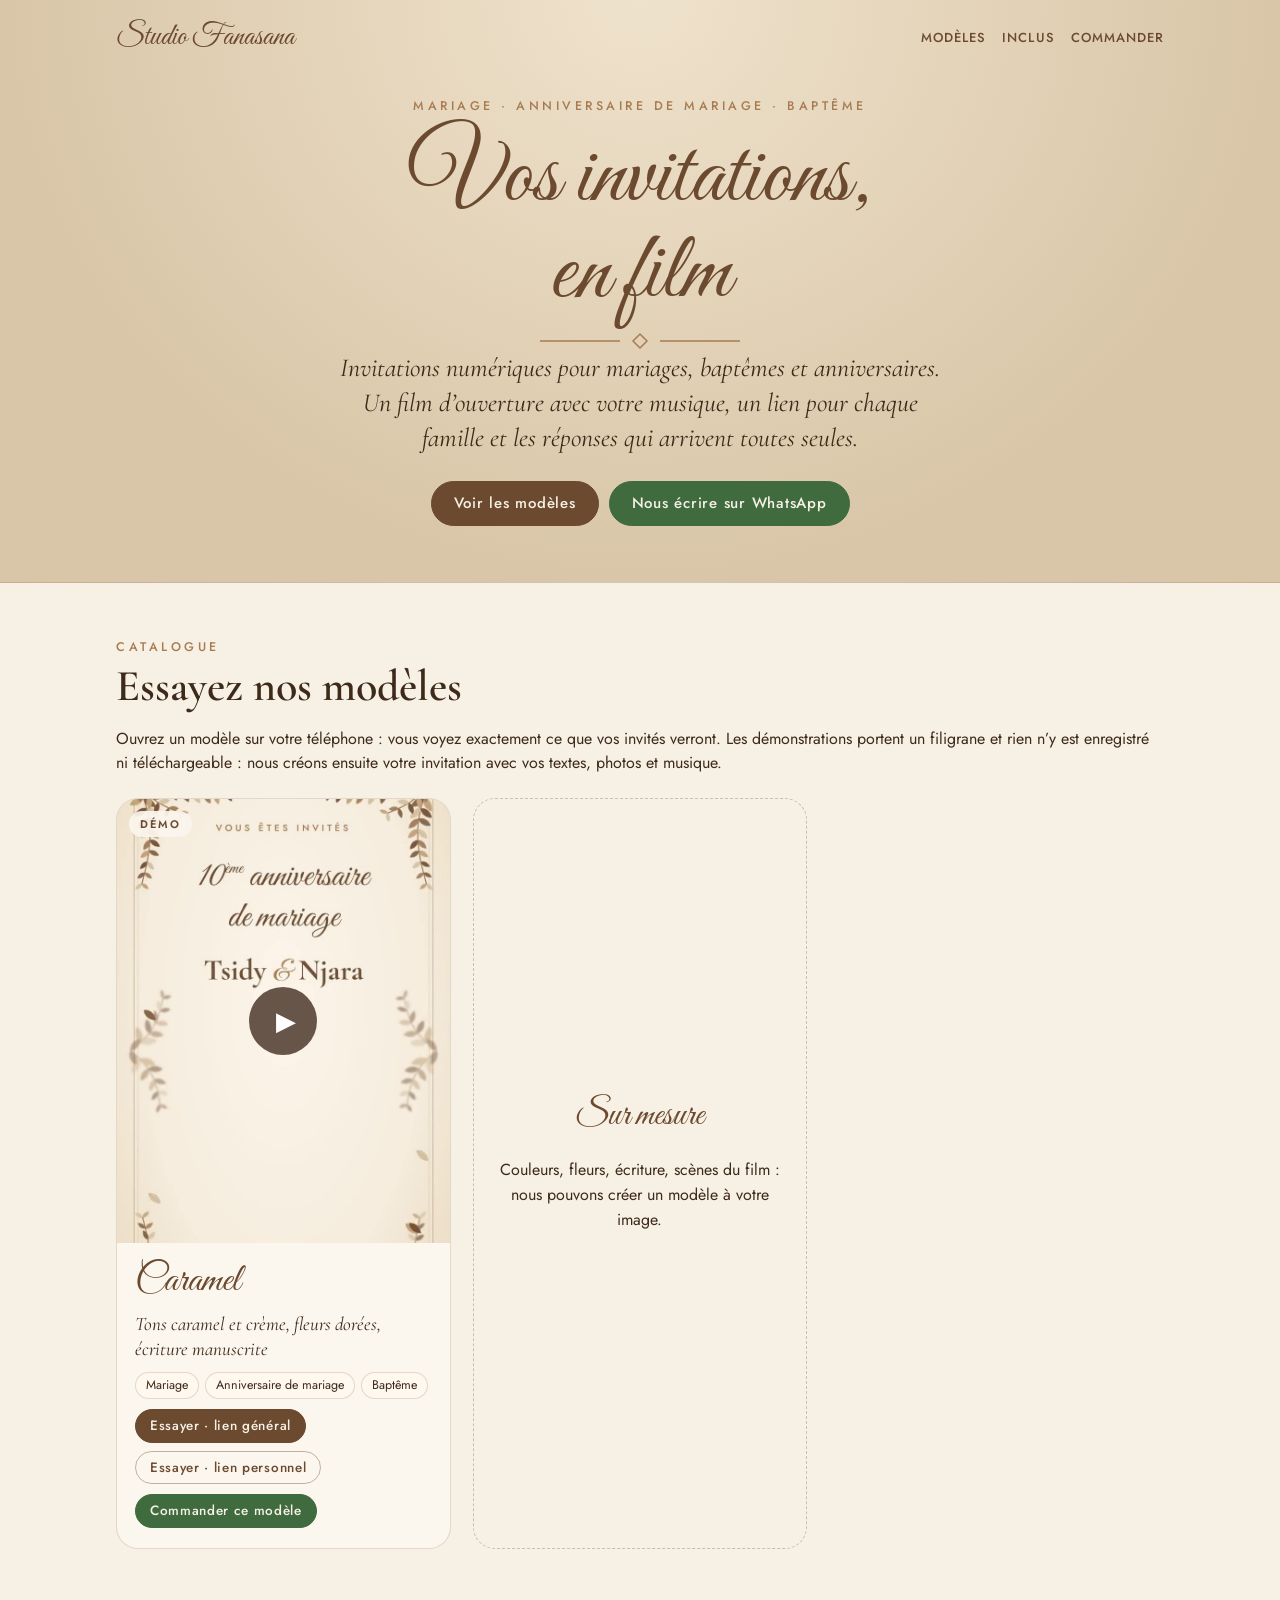
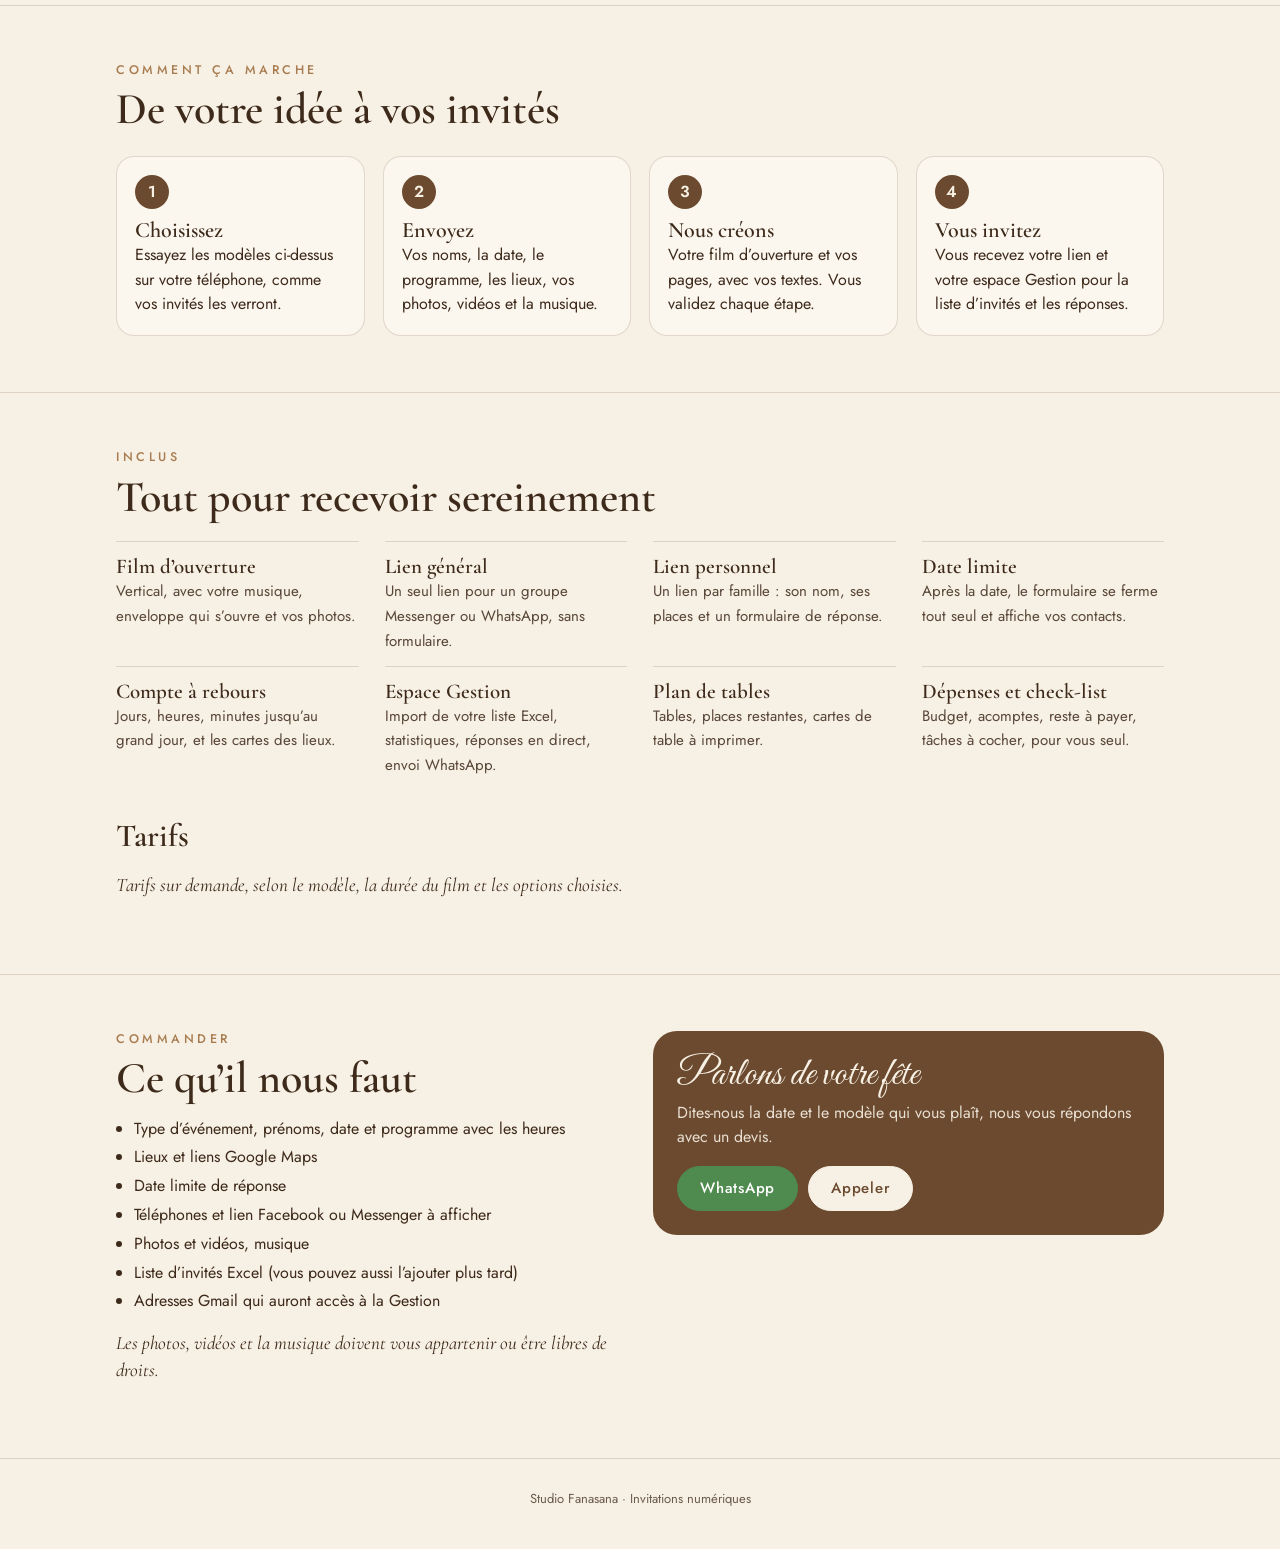
<file: site/index.html>
<!doctype html>
<html lang="fr"><head><meta charset="utf-8"><meta name="viewport" content="width=device-width,initial-scale=1,viewport-fit=cover">
<title>Studio Fanasana · Invitations numériques</title>
<meta name="description" content="Invitations numériques pour mariages, baptêmes et anniversaires">
<meta property="og:title" content="Studio Fanasana · Invitations numériques"><meta property="og:description" content="Invitations numériques pour mariages, baptêmes et anniversaires">
<link rel="preconnect" href="https://fonts.googleapis.com"><link rel="preconnect" href="https://fonts.gstatic.com" crossorigin><link href="https://fonts.googleapis.com/css2?family=Cormorant+Garamond:ital,wght@0,400;0,600;1,400&family=Great+Vibes&family=Jost:wght@400;500;600&display=swap" rel="stylesheet">
<style>
:root{--linen:#d9c6a8;--paper:#f7f0e4;--card:#fbf6ee;--sand:#e6d4b8;--caramel:#a87c50;--brown:#6b4a2f;--espresso:#3d2a1b;
  --line:rgba(107,74,47,.18);--ok:#4f6b3a;--no:#9a4a34;
  --script:'Great Vibes',cursive;--serif:'Cormorant Garamond',Georgia,serif;--sans:'Jost','Helvetica Neue',Arial,sans-serif;color-scheme:light}
*{box-sizing:border-box}
html{scroll-behavior:smooth}
body{margin:0;background:var(--paper);color:var(--espresso);font:400 16px/1.55 var(--sans);-webkit-text-size-adjust:100%}
a{color:inherit}
.wrap{max-width:1080px;margin:0 auto;padding:0 16px}
.btn{display:inline-flex;align-items:center;justify-content:center;gap:8px;font:500 15px/1 var(--sans);letter-spacing:.05em;border-radius:40px;
  padding:14px 22px;border:1.5px solid var(--brown);background:var(--brown);color:var(--paper);text-decoration:none;cursor:pointer;white-space:nowrap}
.btn.sec{background:transparent;color:var(--brown);border-color:rgba(107,74,47,.4)}
.btn.wa{background:#3f6b3f;border-color:#3f6b3f}
.btn.sm{padding:9px 14px;font-size:13.5px}
.btn:focus-visible{outline:3px solid var(--caramel);outline-offset:3px}
.kicker{font:500 12.5px/1.4 var(--sans);letter-spacing:.28em;text-transform:uppercase;color:var(--caramel)}
h2{font:600 clamp(30px,6vw,44px)/1.1 var(--serif);margin:6px 0 14px;color:var(--espresso)}

header.hero{position:relative;overflow:hidden;background:radial-gradient(ellipse at 50% 0%,#efe2cc,var(--linen) 70%);border-bottom:1px solid var(--line)}
.hero .wrap{padding-top:22px;padding-bottom:56px;text-align:center}
.top{display:flex;justify-content:space-between;align-items:center;gap:12px;margin-bottom:46px}
.brand{font:400 30px/1 var(--script);color:var(--brown);text-decoration:none}
.top nav{display:flex;gap:16px;font:500 13px var(--sans);letter-spacing:.08em;text-transform:uppercase}
.top nav a{text-decoration:none;color:var(--brown)}
.hero h1{font:400 clamp(52px,13vw,96px)/1 var(--script);color:var(--brown);margin:14px 0 10px}
.hero p.lead{font:italic 400 clamp(20px,4.6vw,26px)/1.35 var(--serif);max-width:620px;margin:0 auto 26px}
.hero .acts{display:flex;gap:10px;justify-content:center;flex-wrap:wrap}
.orn{display:block;margin:0 auto;width:200px;height:18px}
section{padding:56px 0;border-bottom:1px solid var(--line)}
.models{display:grid;grid-template-columns:repeat(auto-fill,minmax(280px,1fr));gap:22px;margin-top:22px}
.model{background:var(--card);border:1px solid var(--line);border-radius:22px;overflow:hidden;display:flex;flex-direction:column}
.poster{position:relative;display:block;aspect-ratio:9/12;overflow:hidden;background:var(--sand)}
.poster img{width:100%;height:100%;object-fit:cover;object-position:50% 30%;display:block;-webkit-touch-callout:none;user-select:none}
.poster .play{position:absolute;left:50%;top:50%;width:68px;height:68px;margin:-34px 0 0 -34px;border-radius:50%;background:rgba(61,42,27,.78);color:#fff;
  display:flex;align-items:center;justify-content:center;font-size:26px;padding-left:5px}
.poster .tag{position:absolute;left:12px;top:12px;background:rgba(251,246,238,.92);color:var(--brown);border-radius:20px;padding:5px 11px;font:600 11px var(--sans);letter-spacing:.18em;text-transform:uppercase}
.m-body{padding:18px 18px 20px;display:flex;flex-direction:column;gap:10px}
.m-body h3{margin:0;font:400 40px/1 var(--script);color:var(--brown)}
.m-body p{margin:0;font:italic 19px/1.35 var(--serif)}
.occ{list-style:none;margin:0;padding:0;display:flex;flex-wrap:wrap;gap:6px}
.occ li{font-size:12.5px;border:1px solid var(--line);border-radius:20px;padding:3px 10px;background:#fff8ee}
.m-acts{display:flex;flex-wrap:wrap;gap:8px}
.m-acts:empty{display:none}
.soon{border:1.5px dashed rgba(107,74,47,.3);border-radius:22px;padding:26px;display:flex;flex-direction:column;justify-content:center;gap:8px;text-align:center;min-height:200px}
.soon h3{margin:0;font:400 36px/1 var(--script);color:var(--brown)}
.steps{list-style:none;padding:0;margin:22px 0 0;display:grid;grid-template-columns:repeat(auto-fit,minmax(220px,1fr));gap:18px;counter-reset:s}
.steps li{counter-increment:s;background:var(--card);border:1px solid var(--line);border-radius:18px;padding:18px}
.steps li::before{content:counter(s);display:inline-flex;width:34px;height:34px;border-radius:50%;background:var(--brown);color:var(--paper);align-items:center;justify-content:center;font:600 16px var(--sans);margin-bottom:8px}
.steps b{display:block;font:600 22px var(--serif)}
.feats{display:grid;grid-template-columns:repeat(auto-fit,minmax(230px,1fr));gap:12px 26px;margin-top:20px}
.feat{border-top:1px solid var(--line);padding-top:12px}
.feat b{font:600 21px var(--serif);display:block}
.feat span{font-size:15px;opacity:.85}
.order{display:grid;grid-template-columns:repeat(auto-fit,minmax(300px,1fr));gap:26px;align-items:start}
.order ul{margin:0;padding-left:18px}
.order li{margin:4px 0}
.cta{background:var(--brown);color:var(--paper);border-radius:24px;padding:24px}
.cta h3{margin:0 0 6px;font:400 40px/1 var(--script)}
.cta p{margin:0 0 16px;opacity:.9}
.cta .btn{background:var(--paper);color:var(--brown);border-color:var(--paper)}
.cta .btn.wa{background:#4f8a4f;border-color:#4f8a4f;color:#fff}
.cta .acts{display:flex;gap:10px;flex-wrap:wrap}
.prices{display:grid;grid-template-columns:repeat(auto-fit,minmax(230px,1fr));gap:16px;margin-top:20px}
.price{background:var(--card);border:1px solid var(--line);border-radius:18px;padding:18px}
.price h3{margin:0;font:600 24px var(--serif)} .price .amt{font:600 30px var(--sans);color:var(--brown);margin:4px 0 8px}
.note{font:italic 19px/1.4 var(--serif)}
footer{padding:30px 0 40px;text-align:center;font-size:13px;opacity:.75}
@media (max-width:560px){.top nav{display:none} section{padding:44px 0}}
</style></head><body>
<header class="hero"><div class="wrap">
  <div class="top"><a class="brand" href="#">Studio Fanasana</a>
    <nav><a href="#modeles">Modèles</a><a href="#inclus">Inclus</a><a href="#commander">Commander</a></nav></div>
  <div class="kicker">Mariage · Anniversaire de mariage · Baptême</div>
  <h1>Vos invitations,<br>en film</h1>
  <svg class="orn" viewBox="0 0 200 18" aria-hidden="true"><path d="M0 9H80M120 9H200" stroke="#a87c50" stroke-width="1.5"/><path d="M100 2 L107 9 L100 16 L93 9Z" fill="none" stroke="#a87c50" stroke-width="1.5"/></svg>
  <p class="lead">Invitations numériques pour mariages, baptêmes et anniversaires. Un film d’ouverture avec votre musique, un lien pour chaque famille et les réponses qui arrivent toutes seules.</p>
  <div class="acts"><a class="btn" href="#modeles">Voir les modèles</a><a class="btn wa" href="https://wa.me/261342754147?text=Bonjour%20Studio%20Fanasana%20%21%20Je%20voudrais%20une%20invitation%20num%C3%A9rique." target="_blank" rel="noopener">Nous écrire sur WhatsApp</a></div>
</div></header>

<section id="modeles"><div class="wrap">
  <div class="kicker">Catalogue</div><h2>Essayez nos modèles</h2>
  <p>Ouvrez un modèle sur votre téléphone : vous voyez exactement ce que vos invités verront. Les démonstrations portent un filigrane et rien n’y est enregistré ni téléchargeable : nous créons ensuite votre invitation avec vos textes, photos et musique.</p>
  <div class="models">
    <article class="model">
      <a class="poster" href="modeles/caramel/index.html" aria-label="Essayer le modèle Caramel">
        <img src="modeles/caramel/film.jpg" alt="Aperçu du modèle Caramel" loading="lazy" draggable="false">
        <span class="play" aria-hidden="true">▶</span><span class="tag">Démo</span>
      </a>
      <div class="m-body">
        <h3>Caramel</h3>
        <p>Tons caramel et crème, fleurs dorées, écriture manuscrite</p>
        <ul class="occ"><li>Mariage</li><li>Anniversaire de mariage</li><li>Baptême</li></ul>
        <div class="m-acts">
          <a class="btn sm" href="modeles/caramel/index.html">Essayer · lien général</a>
          <a class="btn sm sec" href="modeles/caramel/index.html?i=eyJuIjogIkZhbWlsbGUgUmFrb3RvIiwgInMiOiA0LCAiaWQiOiAiZGVtbyIsICJhIjogMiwgImUiOiAyfQ">Essayer · lien personnel</a>
        </div>
        <div class="m-acts"><a class="btn wa sm" href="https://wa.me/261342754147?text=Bonjour%20Studio%20Fanasana%20%21%20Je%20voudrais%20le%20mod%C3%A8le%20Caramel." target="_blank" rel="noopener">Commander ce modèle</a></div>
      </div>
    </article>
    <div class="soon"><h3>Sur mesure</h3><p>Couleurs, fleurs, écriture, scènes du film : nous pouvons créer un modèle à votre image.</p></div>
  </div>
</div></section>

<section><div class="wrap">
  <div class="kicker">Comment ça marche</div><h2>De votre idée à vos invités</h2>
  <ol class="steps"><li><b>Choisissez</b>Essayez les modèles ci-dessus sur votre téléphone, comme vos invités les verront.</li><li><b>Envoyez</b>Vos noms, la date, le programme, les lieux, vos photos, vidéos et la musique.</li><li><b>Nous créons</b>Votre film d’ouverture et vos pages, avec vos textes. Vous validez chaque étape.</li><li><b>Vous invitez</b>Vous recevez votre lien et votre espace Gestion pour la liste d’invités et les réponses.</li></ol>
</div></section>

<section id="inclus"><div class="wrap">
  <div class="kicker">Inclus</div><h2>Tout pour recevoir sereinement</h2>
  <div class="feats"><div class="feat"><b>Film d’ouverture</b><span>Vertical, avec votre musique, enveloppe qui s’ouvre et vos photos.</span></div><div class="feat"><b>Lien général</b><span>Un seul lien pour un groupe Messenger ou WhatsApp, sans formulaire.</span></div><div class="feat"><b>Lien personnel</b><span>Un lien par famille : son nom, ses places et un formulaire de réponse.</span></div><div class="feat"><b>Date limite</b><span>Après la date, le formulaire se ferme tout seul et affiche vos contacts.</span></div><div class="feat"><b>Compte à rebours</b><span>Jours, heures, minutes jusqu’au grand jour, et les cartes des lieux.</span></div><div class="feat"><b>Espace Gestion</b><span>Import de votre liste Excel, statistiques, réponses en direct, envoi WhatsApp.</span></div><div class="feat"><b>Plan de tables</b><span>Tables, places restantes, cartes de table à imprimer.</span></div><div class="feat"><b>Dépenses et check-list</b><span>Budget, acomptes, reste à payer, tâches à cocher, pour vous seul.</span></div></div>
  <h2 style="margin-top:40px;font-size:32px">Tarifs</h2><p class="note">Tarifs sur demande, selon le modèle, la durée du film et les options choisies.</p>
</div></section>

<section id="commander"><div class="wrap order">
  <div><div class="kicker">Commander</div><h2>Ce qu’il nous faut</h2><ul><li>Type d’événement, prénoms, date et programme avec les heures</li><li>Lieux et liens Google Maps</li><li>Date limite de réponse</li><li>Téléphones et lien Facebook ou Messenger à afficher</li><li>Photos et vidéos, musique</li><li>Liste d’invités Excel (vous pouvez aussi l’ajouter plus tard)</li><li>Adresses Gmail qui auront accès à la Gestion</li></ul>
    <p class="note" style="margin-top:16px">Les photos, vidéos et la musique doivent vous appartenir ou être libres de droits.</p></div>
  <div class="cta"><h3>Parlons de votre fête</h3><p>Dites-nous la date et le modèle qui vous plaît, nous vous répondons avec un devis.</p>
    <div class="acts"><a class="btn wa" href="https://wa.me/261342754147?text=Bonjour%20Studio%20Fanasana%20%21%20Je%20voudrais%20une%20invitation%20num%C3%A9rique." target="_blank" rel="noopener">WhatsApp</a><a class="btn" href="tel:+261342754147">Appeler</a></div></div>
</div></section>
<footer>Studio Fanasana · Invitations numériques</footer>
</body></html>
</file>
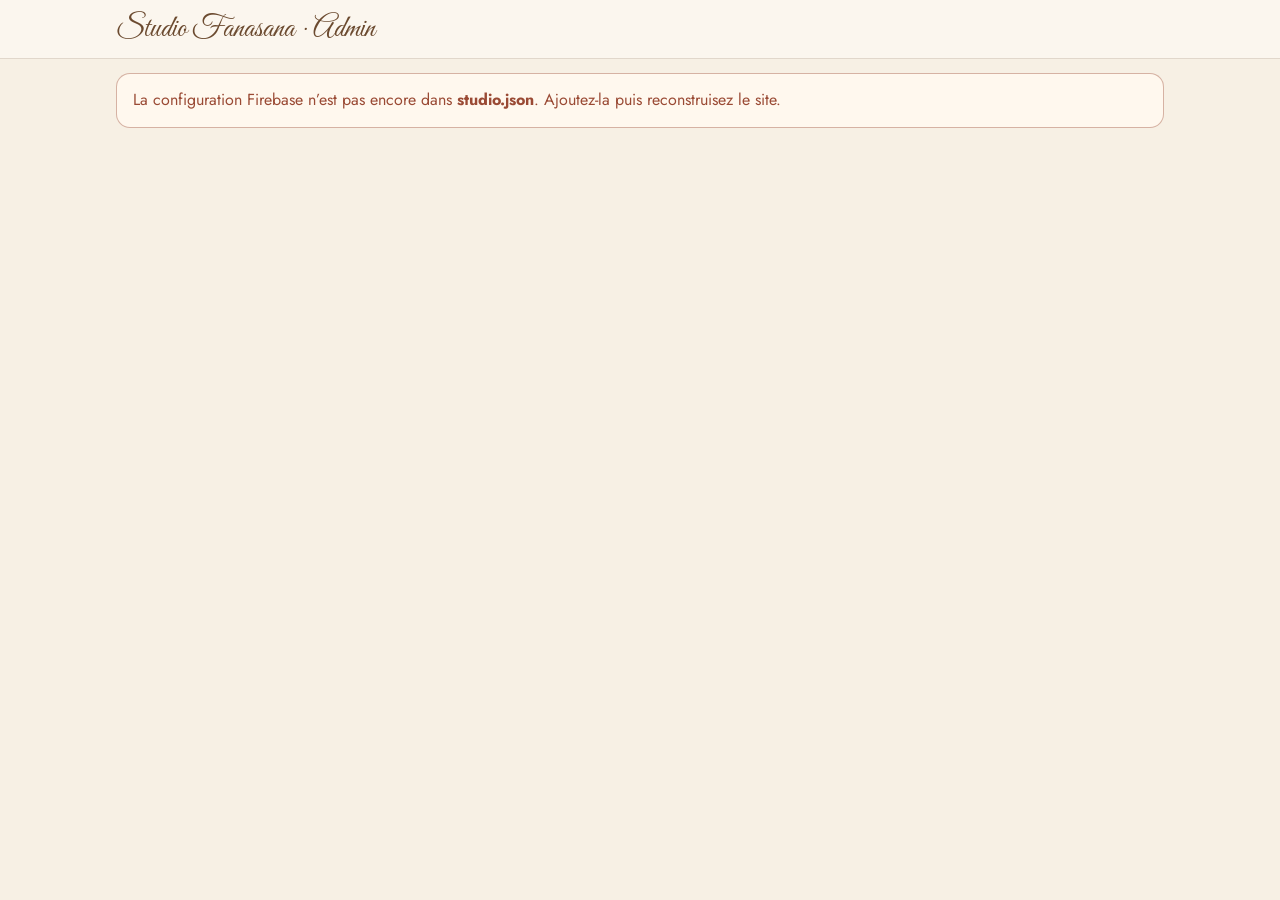
<file: site/admin/index.html>
<!doctype html>
<html lang="fr"><head><meta charset="utf-8"><meta name="viewport" content="width=device-width,initial-scale=1">
<meta name="robots" content="noindex"><title>Admin · Studio Fanasana</title>
<link rel="preconnect" href="https://fonts.googleapis.com"><link rel="preconnect" href="https://fonts.gstatic.com" crossorigin><link href="https://fonts.googleapis.com/css2?family=Cormorant+Garamond:ital,wght@0,400;0,600;1,400&family=Great+Vibes&family=Jost:wght@400;500;600&display=swap" rel="stylesheet">
<style>
:root{--linen:#d9c6a8;--paper:#f7f0e4;--card:#fbf6ee;--sand:#e6d4b8;--caramel:#a87c50;--brown:#6b4a2f;--espresso:#3d2a1b;
  --line:rgba(107,74,47,.18);--ok:#4f6b3a;--no:#9a4a34;
  --script:'Great Vibes',cursive;--serif:'Cormorant Garamond',Georgia,serif;--sans:'Jost','Helvetica Neue',Arial,sans-serif;color-scheme:light}
*{box-sizing:border-box}
html{scroll-behavior:smooth}
body{margin:0;background:var(--paper);color:var(--espresso);font:400 16px/1.55 var(--sans);-webkit-text-size-adjust:100%}
a{color:inherit}
.wrap{max-width:1080px;margin:0 auto;padding:0 16px}
.btn{display:inline-flex;align-items:center;justify-content:center;gap:8px;font:500 15px/1 var(--sans);letter-spacing:.05em;border-radius:40px;
  padding:14px 22px;border:1.5px solid var(--brown);background:var(--brown);color:var(--paper);text-decoration:none;cursor:pointer;white-space:nowrap}
.btn.sec{background:transparent;color:var(--brown);border-color:rgba(107,74,47,.4)}
.btn.wa{background:#3f6b3f;border-color:#3f6b3f}
.btn.sm{padding:9px 14px;font-size:13.5px}
.btn:focus-visible{outline:3px solid var(--caramel);outline-offset:3px}
.kicker{font:500 12.5px/1.4 var(--sans);letter-spacing:.28em;text-transform:uppercase;color:var(--caramel)}
h2{font:600 clamp(30px,6vw,44px)/1.1 var(--serif);margin:6px 0 14px;color:var(--espresso)}

body{background:var(--paper)}
header{border-bottom:1px solid var(--line);background:var(--card)}
header .wrap{display:flex;justify-content:space-between;align-items:center;gap:12px;padding-top:14px;padding-bottom:14px}
header b{font:400 30px/1 var(--script);color:var(--brown)}
#who{font-size:13px;opacity:.75;text-align:right}
main{padding:22px 0 60px}
.msg{background:#fff8ee;border:1px solid var(--line);border-radius:14px;padding:14px 16px;margin:14px 0}
.msg.err{border-color:rgba(154,74,52,.4);color:var(--no)}
.ev{background:var(--card);border:1px solid var(--line);border-radius:18px;padding:16px;margin:14px 0}
.ev-h{display:flex;justify-content:space-between;gap:10px;flex-wrap:wrap;align-items:baseline}
.ev-h h3{margin:0;font:600 24px/1.15 var(--serif)}
.pill{display:inline-block;border-radius:20px;padding:3px 10px;font-size:12px;font-weight:600;letter-spacing:.04em;background:#efe4d3}
.pill.on{background:#e3efdc;color:var(--ok)} .pill.off{background:#f4e1da;color:var(--no)}
.meta{font-size:13.5px;opacity:.8;margin:4px 0 10px}
.links{display:flex;gap:8px;flex-wrap:wrap;margin:8px 0 12px}
.grid{display:grid;grid-template-columns:repeat(auto-fit,minmax(240px,1fr));gap:10px 14px}
label{display:flex;flex-direction:column;gap:4px;font-size:13px;font-weight:500;letter-spacing:.03em}
input,select,textarea{font:15px var(--sans);padding:10px 12px;border:1.5px solid rgba(107,74,47,.3);border-radius:12px;background:#fffdf9;color:var(--espresso);width:100%}
textarea{min-height:64px;resize:vertical}
.row{display:flex;gap:8px;flex-wrap:wrap;align-items:center;margin-top:12px}
.chk{flex-direction:row;align-items:center;gap:8px;font-size:14px}
.chk input{width:auto}
.st{font-size:13px;opacity:.85}
.toast{position:fixed;left:50%;bottom:20px;transform:translateX(-50%);background:var(--espresso);color:var(--paper);padding:10px 16px;border-radius:30px;font-size:14px;z-index:9}
.toast[hidden]{display:none}
</style></head><body>
<header><div class="wrap"><b>Studio Fanasana · Admin</b><div id="who"></div></div></header>
<main class="wrap">
  <div id="login" class="msg" hidden><p style="margin-top:0">Connectez-vous avec un compte Google du studio.</p><button class="btn" id="gLogin" type="button">Se connecter avec Google</button><p id="lErr" class="st"></p></div>
  <div id="noFb" class="msg err" hidden>La configuration Firebase n’est pas encore dans <b>studio.json</b>. Ajoutez-la puis reconstruisez le site.</div>
  <div id="intro" class="msg" hidden>Chaque événement doit être <b>activé</b> ici pour que les invités puissent répondre. Ajoutez les adresses Gmail du client : lui seul (et le studio) verra sa Gestion. L’adresse « dépenses » voit en plus les dépenses et la check-list.</div>
  <div id="list"></div>
</main>
<div class="toast" id="toast" hidden></div>
<script type="module">
const FB = null, ADMINS = ["oasismdg3434@gmail.com"];
const $ = s => document.querySelector(s);
const esc = v => String(v ?? '').replace(/[&<>"']/g, c => ({'&':'&amp;','<':'&lt;','>':'&gt;','"':'&quot;',"'":'&#39;'}[c]));
let tt; const toast = t => { const e = $('#toast'); e.textContent = t; e.hidden = false; clearTimeout(tt); tt = setTimeout(() => e.hidden = true, 3200); };
if (!FB) { $('#noFb').hidden = false; throw new Error('firebase'); }
const { initializeApp } = await import('https://www.gstatic.com/firebasejs/10.12.2/firebase-app.js');
const { getFirestore, collection, doc, getDocs, setDoc, getCountFromServer } = await import('https://www.gstatic.com/firebasejs/10.12.2/firebase-firestore.js');
const { getAuth, GoogleAuthProvider, signInWithPopup, onAuthStateChanged, signOut } = await import('https://www.gstatic.com/firebasejs/10.12.2/firebase-auth.js');
const app = initializeApp(FB), fs = getFirestore(app), auth = getAuth(app);
const fmt = ms => new Date(ms).toLocaleDateString('fr-FR', { weekday: 'short', day: 'numeric', month: 'long', year: 'numeric' });
const mails = t => [...new Set(String(t || '').toLowerCase().split(/[\s,;]+/).filter(x => /^[^@\s]+@[^@\s]+\.[a-z]{2,}$/.test(x)))];
const abs = u => new URL(u, location.href).href;
async function load() {
  const evs = await (await fetch('evenements.json?t=' + Date.now())).json();
  let docs = {};
  try { (await getDocs(collection(fs, 'evenements'))).forEach(d => docs[d.id] = d.data()); }
  catch (e) { $('#list').innerHTML = '<div class="msg err">Lecture refusée (' + esc(e.code) + '). Vérifiez que les règles Firestore du studio sont publiées.</div>'; return; }
  $('#intro').hidden = false;
  evs.sort((a, b) => a.date_ms - b.date_ms);
  $('#list').innerHTML = evs.map(e => { const d = docs[e.slug] || {}; const inv = abs('../e/' + e.slug + '/'), ges = inv + 'gestion/';
    const passe = Date.now() > e.date_ms;
    return `<article class="ev" data-slug="${esc(e.slug)}">
      <div class="ev-h"><h3>${esc(e.titre)}</h3><span class="pill ${d.actif ? 'on' : 'off'}">${d.actif ? 'Actif' : 'Pas encore activé'}</span></div>
      <div class="meta">${esc(fmt(e.date_ms))} · réponses jusqu’au ${esc(fmt(e.date_limite_ms - 1))} · modèle ${esc(e.modele)}${passe ? ' · terminé' : ''} · <span class="cnt">…</span></div>
      <div class="links"><a class="btn sm sec" href="${inv}" target="_blank" rel="noopener">Invitation</a><a class="btn sm sec" href="${ges}" target="_blank" rel="noopener">Gestion</a><button class="btn sm sec" type="button" data-copy>Message de livraison</button></div>
      <div class="grid">
        <label>Adresses Gmail du client (Gestion)<textarea data-f="clients" placeholder="client@gmail.com, conjoint@gmail.com">${esc((d.clients || []).join(', '))}</textarea></label>
        <label>Adresse qui voit dépenses et check-list<input data-f="depenses" value="${esc(d.depenses || '')}" placeholder="une seule adresse"></label>
        <label>Paiement<select data-f="statut">${['Devis envoyé','Acompte reçu','Payé','Offert'].map(s => `<option${(d.statut || 'Devis envoyé') === s ? ' selected' : ''}>${s}</option>`).join('')}</select></label>
        <label>Montant (Ar)<input data-f="montant" inputmode="numeric" value="${esc(d.montant || '')}"></label>
        <label>Note<input data-f="note" value="${esc(d.note || '')}"></label>
      </div>
      <div class="row"><label class="chk"><input type="checkbox" data-f="actif" ${d.actif ? 'checked' : ''}> Activé (les invités peuvent répondre)</label>
        <button class="btn sm" type="button" data-save>Enregistrer</button><span class="st"></span></div>
    </article>`; }).join('') || '<div class="msg">Aucun événement client pour l’instant.</div>';
  for (const e of evs) {
    const el = document.querySelector(`[data-slug="${CSS.escape(e.slug)}"]`);
    Promise.all(['families', 'reponses'].map(c => getCountFromServer(collection(fs, 'evenements', e.slug, c)).then(r => r.data().count).catch(() => '?')))
      .then(([f, r]) => el.querySelector('.cnt').textContent = `${f} famille${f > 1 ? 's' : ''} · ${r} réponse${r > 1 ? 's' : ''}`);
    el.querySelector('[data-save]').onclick = async () => {
      const v = k => el.querySelector(`[data-f="${k}"]`);
      const clients = mails(v('clients').value), dep = mails(v('depenses').value)[0] || '';
      if (v('actif').checked && !clients.length) { toast('Ajoutez au moins une adresse Gmail du client'); return; }
      const data = { titre: e.titre, dateLimite: e.date_limite_ms, dateJ: e.date_ms, clients, depenses: dep, statut: v('statut').value,
        montant: v('montant').value.trim().slice(0, 30), note: v('note').value.trim().slice(0, 300), actif: v('actif').checked, maj: Date.now() };
      try { await setDoc(doc(fs, 'evenements', e.slug), data, { merge: true }); toast('Enregistré'); el.querySelector('.pill').className = 'pill ' + (data.actif ? 'on' : 'off'); el.querySelector('.pill').textContent = data.actif ? 'Actif' : 'Pas encore activé'; v('clients').value = clients.join(', '); v('depenses').value = dep; }
      catch (err) { toast('Refusé : ' + (err.code || err.message)); }
    };
    el.querySelector('[data-copy]').onclick = async () => {
      const inv = abs('../e/' + e.slug + '/');
      const t = `Bonjour ! Votre invitation « ${e.titre} » est prête.\n\nLien à envoyer à vos invités (lien général) :\n${inv}\n\nVotre Gestion (liste d’invités, liens personnels, réponses) :\n${inv}gestion/\nConnectez-vous avec votre compte Google. Importez votre liste Excel, puis envoyez à chaque famille son lien personnel avec « Envoyer sur WhatsApp ».\n\nLes réponses se ferment automatiquement le ${fmt(e.date_limite_ms - 1)} à minuit.\n— Studio Fanasana`;
      try { await navigator.clipboard.writeText(t); toast('Message copié'); } catch (err) { prompt('Copiez ce message :', t); }
    };
  }
}
onAuthStateChanged(auth, u => {
  if (!u) { $('#login').hidden = false; $('#who').textContent = ''; return; }
  const m = String(u.email || '').toLowerCase();
  $('#who').innerHTML = esc(m) + ' · <a href="#" id="out">changer</a>'; $('#out').onclick = ev => { ev.preventDefault(); signOut(auth); };
  if (!ADMINS.includes(m)) { $('#login').hidden = false; $('#lErr').textContent = 'Ce compte n’est pas un compte du studio.'; $('#list').innerHTML = ''; return; }
  $('#login').hidden = true; load();
});
$('#gLogin').onclick = () => signInWithPopup(auth, new GoogleAuthProvider()).catch(e => $('#lErr').textContent = 'Connexion impossible (' + e.code + ').');
</script></body></html>
</file>
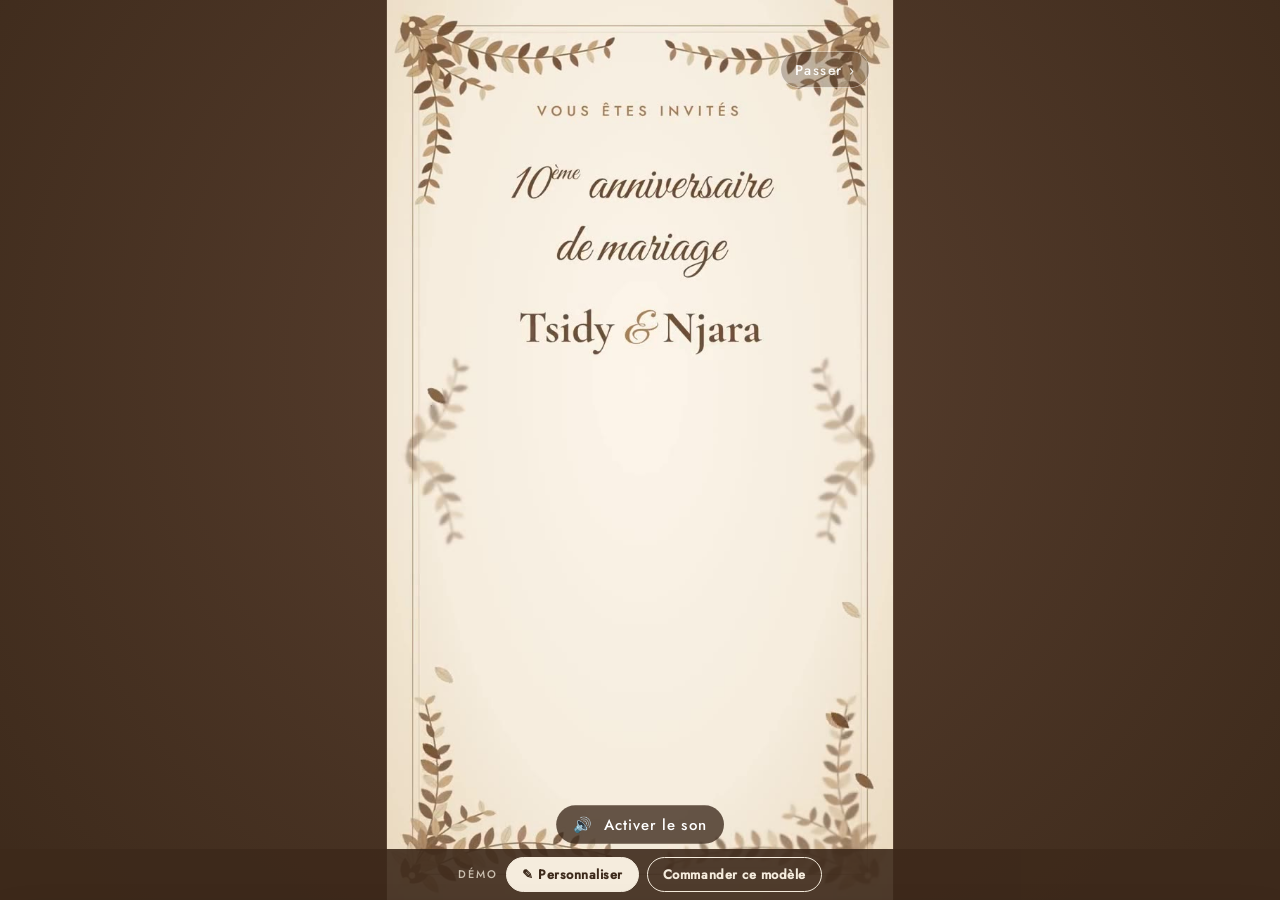
<file: docs/modeles/caramel/index.html>
<!doctype html>
<html lang="fr"><head><meta charset="utf-8"><meta name="viewport" content="width=device-width,initial-scale=1,viewport-fit=cover"><meta property="og:title" content="Vous êtes invités · Mariage &amp; Baptême"><meta property="og:description" content="Samedi 12 décembre 2026 · Église"><meta name="robots" content="noindex"><title>Invitation · Mariage &amp; Baptême</title></head><body>
<style>
@font-face {
  font-family: 'Cormorant Garamond';
  font-style: italic;
  font-weight: 400;
  font-display: swap;
  src: url([data-uri]) format('woff2');
}
@font-face {
  font-family: 'Cormorant Garamond';
  font-style: normal;
  font-weight: 400;
  font-display: swap;
  src: url([data-uri]) format('woff2');
}
@font-face {
  font-family: 'Cormorant Garamond';
  font-style: normal;
  font-weight: 600;
  font-display: swap;
  src: url([data-uri]) format('woff2');
}
@font-face {
  font-family: 'Great Vibes';
  font-style: normal;
  font-weight: 400;
  font-display: swap;
  src: url([data-uri]) format('woff2');
}
@font-face {
  font-family: 'Jost';
  font-style: normal;
  font-weight: 400;
  font-display: swap;
  src: url([data-uri]) format('woff2');
}
@font-face {
  font-family: 'Jost';
  font-style: normal;
  font-weight: 500;
  font-display: swap;
  src: url([data-uri]) format('woff2');
}
/* Layout: one 1080×1920 portrait card, scaled to fit the screen; an envelope opens, then five paper pages follow like a story. */
:root{
  --linen:#d9c6a8; --paper:#f5ecdd; --sand:#e6d4b8; --caramel:#a87c50; --brown:#6b4a2f; --espresso:#3d2a1b; --wax:#5b3820;
  --script:'Great Vibes',cursive; --serif:'Cormorant Garamond',Georgia,serif; --sans:'Jost','Helvetica Neue',Arial,sans-serif;
  color-scheme:light;
}
html,body{height:100%}
.serif,.big,.n,.num{font-variant-numeric:lining-nums}
body{margin:0;background:var(--espresso);overflow:hidden;font-family:var(--serif);color:var(--brown);-webkit-tap-highlight-color:transparent}
#wrap{position:fixed;inset:0;display:flex;align-items:center;justify-content:center;background:radial-gradient(circle at 50% 40%,#5a4030,var(--espresso))}
#stage{position:absolute;left:50%;top:50%;width:1080px;height:1920px;transform-origin:0 0;overflow:hidden;background:var(--linen);user-select:none;cursor:pointer}
.video #stage{left:0;top:0}
.grain{background-image:url("data:image/svg+xml,%3Csvg xmlns='http://www.w3.org/2000/svg' width='260' height='260'%3E%3Cfilter id='n'%3E%3CfeTurbulence type='fractalNoise' baseFrequency='.85' numOctaves='3' stitchTiles='stitch'/%3E%3CfeColorMatrix values='0 0 0 0 .35 0 0 0 0 .25 0 0 0 0 .15 0 0 0 .09 0'/%3E%3C/filter%3E%3Crect width='100%25' height='100%25' filter='url(%23n)'/%3E%3C/svg%3E")}

/* ---------- scenes ---------- */
.scene{position:absolute;inset:0;opacity:0;visibility:hidden;pointer-events:none}
.scene.on{visibility:visible;animation:sceneIn 1.1s ease var(--s,0s) both}
.scene.on.out{animation:sceneIn 1.1s ease var(--s,0s) both,sceneOut 1.1s ease var(--e,0s) forwards}
.scene.cur{pointer-events:auto}
@keyframes sceneIn{from{opacity:0;transform:scale(.965);filter:blur(10px)}to{opacity:1;transform:none;filter:blur(0)}}
@keyframes sceneOut{from{opacity:1;transform:none;filter:blur(0)}to{opacity:0;transform:scale(1.05);filter:blur(12px);visibility:hidden}}

.rv{opacity:0}
.scene.on .rv{animation:rv 1.3s cubic-bezier(.2,.7,.2,1) calc(var(--s,0s) + var(--d,0s)) both}
@keyframes rv{from{opacity:0;transform:translateY(34px);filter:blur(8px)}to{opacity:1;transform:none;filter:blur(0)}}
.scene.on .pop{animation:pop 1.2s cubic-bezier(.2,.8,.25,1.2) calc(var(--s,0s) + var(--d,0s)) both}
@keyframes pop{from{opacity:0;transform:scale(.6)}to{opacity:1;transform:none}}
.draw{stroke-dasharray:1;stroke-dashoffset:1}
.scene.on .draw{animation:draw var(--dur,2s) ease-in-out calc(var(--s,0s) + var(--d,0s)) both}
@keyframes draw{from{stroke-dashoffset:1}to{stroke-dashoffset:0}}
.leaf{transform-box:fill-box;transform-origin:0% 50%;transform:scale(0)}
.scene.on .leaf{animation:leaf 1s cubic-bezier(.2,.8,.3,1.15) calc(var(--s,0s) + var(--d,0s)) both}
@keyframes leaf{from{transform:scale(0);opacity:0}to{transform:scale(1);opacity:1}}

/* ---------- paper pages ---------- */
.paper{position:absolute;inset:0;background:var(--paper)}
.paper::before{content:"";position:absolute;inset:0;background:radial-gradient(ellipse at 50% 45%,transparent 55%,rgba(120,85,50,.16))}
.paper .tex{position:absolute;inset:0}
.frame{position:absolute;inset:54px;border:2px solid rgba(139,100,64,.5)}
.frame::after{content:"";position:absolute;inset:12px;border:1px solid rgba(139,100,64,.3)}
.col{position:absolute;inset:0;display:flex;flex-direction:column;align-items:center;justify-content:center;text-align:center;padding:0 130px}
.kicker{font-family:var(--sans);font-weight:500;text-transform:uppercase;letter-spacing:.32em;font-size:30px;color:var(--caramel)}
.script{font-family:var(--script);color:var(--brown);font-weight:400;line-height:1}
.serif{font-family:var(--serif)}
.br{position:absolute;pointer-events:none}
.br svg{display:block;overflow:visible}
.orn{width:440px;height:40px}

/* ---------- envelope ---------- */
.env-bg{position:absolute;inset:0;background:radial-gradient(ellipse at 50% 42%,#efe2cc 0%,var(--linen) 55%,#bfa47f 100%)}
.envelope{position:absolute;left:80px;top:760px;width:920px;height:640px;perspective:2200px}
.env-shadow{position:absolute;left:30px;right:30px;bottom:-40px;height:80px;background:radial-gradient(ellipse,rgba(60,40,20,.35),transparent 70%);filter:blur(6px)}
.env-back{position:absolute;inset:0;border-radius:14px;background:#8a6240;overflow:hidden}
.env-back::before{content:"";position:absolute;left:24px;right:24px;top:20px;height:420px;background:repeating-linear-gradient(45deg,#e8d6ba 0 14px,#dcc6a4 14px 28px);clip-path:polygon(0 0,100% 0,50% 100%)}
.mini{position:absolute;left:60px;top:40px;width:800px;height:580px;background:var(--paper);border-radius:6px;box-shadow:0 6px 18px rgba(60,40,20,.25);display:flex;flex-direction:column;align-items:center;justify-content:center;gap:6px;z-index:2}
.mini::before{content:"";position:absolute;inset:22px;border:2px solid rgba(139,100,64,.45)}
.env-front{position:absolute;inset:0;z-index:3;filter:drop-shadow(0 -2px 3px rgba(60,40,20,.2))}
.flap{position:absolute;left:0;top:0;width:920px;height:400px;z-index:4;transform-origin:50% 0}
.seal{position:absolute;left:375px;top:290px;width:170px;height:170px;z-index:6;filter:drop-shadow(0 6px 8px rgba(40,20,10,.45))}
.env.open .seal{animation:sealOff .9s ease-in var(--o) both}
.env.open .flap{animation:flapOpen 1.3s cubic-bezier(.5,0,.3,1) calc(var(--o) + .5s) both}
.env.open .mini{animation:cardUp 1.6s cubic-bezier(.3,.1,.2,1) calc(var(--o) + 1.6s) both}
.env.open .env-title{animation:fadeOut .8s ease calc(var(--o) + 1.7s) forwards}
.env.open .hint{animation:fadeOut .5s ease var(--o) forwards}
@keyframes sealOff{0%{transform:none;opacity:1}35%{transform:scale(1.12) rotate(-6deg);opacity:1}100%{transform:scale(1.5) translateY(-60px) rotate(-14deg);opacity:0}}
@keyframes flapOpen{0%{transform:perspective(2200px) rotateX(0);z-index:4;filter:brightness(1)}49%{z-index:4;filter:brightness(.85)}50%{z-index:1;filter:brightness(1.15)}100%{transform:perspective(2200px) rotateX(180deg);z-index:1;filter:brightness(1.1)}}
@keyframes cardUp{from{transform:translateY(0)}to{transform:translateY(-520px)}}
@keyframes fadeOut{to{opacity:0}}
.env-title{position:absolute;left:0;right:0;top:250px;text-align:center}
.hint{position:absolute;left:0;right:0;bottom:300px;text-align:center}
.hint span{display:inline-block;animation:pulse 2.2s ease-in-out infinite}
@keyframes pulse{0%,100%{opacity:.45;transform:scale(1)}50%{opacity:1;transform:scale(1.04)}}
.video .hint{display:none}

/* ---------- pages ---------- */
.mono{position:relative;width:360px;height:360px;display:flex;align-items:center;justify-content:center}
.mono svg{position:absolute;inset:0}
.date{display:flex;align-items:center;gap:34px;margin-top:20px}
.date .bar{width:2px;height:150px;background:var(--caramel);opacity:.6}
.date .big{font-family:var(--serif);font-size:170px;line-height:1;color:var(--espresso);font-weight:600}
.tl{position:relative;display:flex;flex-direction:column;gap:70px;text-align:left;align-self:stretch;margin:40px 0 0 60px}
.tl::before{content:"";position:absolute;left:105px;top:20px;bottom:20px;width:2px;background:rgba(139,100,64,.5)}
.tl-i{display:grid;grid-template-columns:80px 50px 1fr;align-items:start;gap:0}
.tl-i svg{width:76px;height:76px}
.tl-i .dot{width:22px;height:22px;border-radius:50%;background:var(--caramel);margin:26px 0 0 4px;box-shadow:0 0 0 7px var(--paper),0 0 0 9px rgba(139,100,64,.4)}
.tl-i .t{font-family:var(--sans);font-size:34px;letter-spacing:.18em;color:var(--caramel);font-weight:500}
.tl-i .h{font-family:var(--serif);font-size:62px;font-weight:600;color:var(--espresso);letter-spacing:.06em;line-height:1.1;margin-top:6px}
.tl-i .p{font-family:var(--serif);font-style:italic;font-size:46px;line-height:1.2;margin-top:6px}
.cd-t{margin-top:40px}
.cd{display:flex;gap:16px;justify-content:center;margin-top:18px}
.cd>div{width:180px;padding:20px 0 16px;border:2px solid rgba(139,100,64,.45);border-radius:26px;background:rgba(251,246,238,.65)}
.cd b{display:block;font-family:var(--serif);font-weight:600;font-size:92px;line-height:1;color:var(--espresso)}
.cd span{display:block;margin-top:6px;font-family:var(--sans);font-weight:500;font-size:22px;letter-spacing:.2em;text-transform:uppercase;color:var(--caramel)}
.four{margin-top:70px;padding:90px 60px 44px;border:2px solid rgba(139,100,64,.45);border-radius:240px 240px 24px 24px;background:rgba(230,212,184,.45);display:flex;flex-direction:column;align-items:center}
.four .n{font-family:var(--serif);font-size:200px;line-height:.95;font-weight:600;color:var(--espresso)}
.rsvp{font-family:var(--serif);font-weight:600;font-size:330px;line-height:.8;letter-spacing:.02em;color:#fbf6ee;text-shadow:0 2px 0 rgba(139,100,64,.35),0 10px 30px rgba(107,74,47,.25)}
.arch{position:absolute;left:130px;right:130px;top:150px;bottom:130px;border-radius:400px 400px 0 0;background:rgba(214,192,160,.38);border:2px solid rgba(168,124,80,.35)}
.contacts{display:flex;gap:70px;margin-top:40px}
.contacts a{color:inherit;text-decoration:none;display:flex;flex-direction:column;align-items:center;gap:10px}
.contacts .num{font-family:var(--sans);font-size:36px;letter-spacing:.08em;color:var(--espresso);font-variant-numeric:tabular-nums;border-bottom:2px solid rgba(168,124,80,.5);padding-bottom:6px}

/* ---------- personal touches ---------- */
.addr{position:absolute;left:80px;width:920px;top:1275px;z-index:5;display:flex;flex-direction:column;align-items:center;gap:4px;pointer-events:none}
.addr[hidden]{display:none}
.addr .script{font-size:92px;color:#f8efe2;text-shadow:0 2px 6px rgba(60,35,15,.35);white-space:nowrap;max-width:880px;overflow:hidden;text-overflow:ellipsis}
.env.open .addr{animation:fadeOut .6s ease var(--o) forwards}
.rsvp-form{display:flex;flex-direction:column;align-items:center;gap:26px;margin-top:44px}
.tot{font:500 26px var(--sans);letter-spacing:.12em;color:var(--caramel);text-align:center;margin-top:6px}
#s4 .arch{left:74px;right:74px;top:74px;bottom:74px;border-radius:330px 330px 150px 150px}
#s4 .col{padding:0 120px}
#s4.nav-on .col{transform:scale(.88);padding:0 70px}
#s4.nav-on .steppers{flex-direction:row;flex-wrap:wrap;justify-content:center;gap:8px 26px}
#s4.nav-on .steppers .slab{width:auto}
#s4.nav-on .steppers .tot{flex-basis:100%}
#s4.nav-on .srow{gap:12px}
#s4.nav-on .steppers .slab{font-size:30px;letter-spacing:.12em}
#s4.nav-on .steppers .stepper{gap:14px}
.fallz{position:absolute;inset:0;overflow:hidden;pointer-events:none;z-index:1}
.fallz i{position:absolute;top:-80px;left:var(--x);width:var(--w);height:calc(var(--w)*.55);animation:fz var(--t) linear var(--dl) infinite;opacity:0}
.fallz i::before{content:"";position:absolute;inset:0;background:var(--c);border-radius:0 100% 0 100%;transform:rotate(25deg);animation:fzs calc(var(--t)/3) ease-in-out infinite alternate}
@keyframes fz{0%{transform:translate(0,0) rotate(0);opacity:0}8%{opacity:.85}90%{opacity:.8}100%{transform:translate(var(--dx),2050px) rotate(540deg);opacity:0}}
.fallz b{position:absolute;top:-80px;left:var(--x);width:var(--w);height:var(--w);animation:fz var(--t) linear var(--dl) infinite;opacity:0}
.fallz b svg{width:100%;height:100%;display:block}
#s5 .fall5{z-index:3}
#s4 .arch{z-index:0}#s4 .fall4{z-index:1}#s4 .fall4 b,#s4 .fall4 i{--w2:1}
@keyframes fzs{from{transform:rotate(-20deg) translateX(-8px)}to{transform:rotate(40deg) translateX(8px)}}
#s4 .col{z-index:2}
#s4 .col>.script{font-size:92px!important}
#s4 .col>.kicker{font-size:30px!important;margin-top:14px!important}
#s4 .cd-t{margin-top:22px}
#s4 .cd{gap:12px;margin-top:12px}
#s4 .cd>div{width:160px;padding:14px 0 12px}
#s4 .cd b{font-size:72px}
#s4 .cd span{font-size:19px}
#s4 .rsvp-form{gap:16px;margin-top:26px}
#s4 #howMany{font-size:42px!important}
#s4 .steppers{gap:12px}
#s4 .steppers .stepper button{width:80px;height:80px;font-size:48px}
#s4 .steppers .stepper output{font-size:84px;min-width:90px}
#s4 .btn-main,#s4 .btn-ghost{font-size:32px;padding:26px 50px;min-width:600px}
#s4 .rsvp-note{font-size:36px;max-width:700px}
#s4 .contacts{margin-top:18px!important;gap:150px}
.rsvp-pre{font:italic 34px/1.25 var(--serif);color:var(--espresso);max-width:700px;margin:-2px 0 2px}
.maps{display:flex;gap:18px;margin-top:22px;justify-content:center}
#s4 .maps{gap:100px}
.maps a{display:inline-flex;align-items:center;gap:8px;text-decoration:none;font:500 26px/1 var(--sans);letter-spacing:.06em;text-transform:uppercase;color:var(--paper);border:0;border-radius:60px;padding:18px 28px;background:var(--brown);box-shadow:0 8px 20px rgba(61,42,27,.25)}
#s4 .contacts .script{font-size:60px!important}
#s4 .contacts .num{font-size:32px}
.steppers{display:flex;flex-direction:column;gap:18px;align-items:center}
.srow{display:flex;align-items:center;gap:30px}
.slab{font:500 34px var(--sans);letter-spacing:.18em;text-transform:uppercase;color:var(--caramel);width:230px;text-align:right}
.steppers .stepper{gap:28px}
.steppers .stepper button{width:96px;height:96px;font-size:56px}
.steppers .stepper output{font-size:100px;min-width:100px}
.stepper{display:flex;align-items:center;gap:40px}
.stepper button{width:110px;height:110px;border-radius:50%;border:2px solid var(--caramel);background:var(--paper);color:var(--brown);font:500 64px/1 var(--sans);cursor:pointer}
.stepper output{font:600 120px/1 var(--serif);color:var(--espresso);min-width:120px;font-variant-numeric:lining-nums}
.btn-main,.btn-ghost{display:inline-block;text-decoration:none;box-sizing:border-box;font:500 36px/1 var(--sans);letter-spacing:.12em;text-transform:uppercase;border-radius:80px;padding:34px 60px;cursor:pointer;min-width:640px}
.btn-main{background:var(--brown);color:var(--paper);border:0;box-shadow:0 10px 24px rgba(61,42,27,.25)}
.btn-ghost{background:transparent;color:var(--brown);border:2px solid rgba(107,74,47,.45)}
.stepper button:focus-visible,.btn-main:focus-visible,.btn-ghost:focus-visible{outline:4px solid var(--caramel);outline-offset:6px}
.rsvp-note{font:italic 44px/1.3 var(--serif);color:var(--espresso);max-width:760px}
.navc{margin-top:10px;padding:30px 40px 34px;border:2px solid rgba(160,120,70,.45);border-radius:36px;background:rgba(255,250,240,.75);display:flex;flex-direction:column;align-items:center;gap:16px;max-width:820px;box-sizing:border-box}
.navc[hidden]{display:none}
.navc p{margin:0;font:italic 32px/1.3 var(--serif);color:var(--espresso)}
.navc .stepper{gap:24px}.navc .stepper button{width:76px;height:76px;font-size:44px}.navc .stepper output{font-size:76px;min-width:80px}
.navc input{font:30px var(--serif);padding:16px 24px;border:2px solid rgba(160,120,70,.45);border-radius:40px;background:#fffaf2;color:var(--espresso);width:640px;box-sizing:border-box;text-align:center}
.navc .nbtn{display:flex;gap:16px}
.navc .nql{font:600 30px var(--serif);color:var(--brown);margin-bottom:-6px}
#s4 .navc .btn-main,#s4 .navc .btn-ghost{min-width:0;font-size:26px;padding:22px 34px}
#s4 .navc .rsvp-note{font-size:32px}
#s4.nav-on .cd-t{margin-top:12px;font-size:24px}
#s4.nav-on .cd{gap:10px;margin-top:8px}
#s4.nav-on .cd>div{width:118px;padding:8px 0 6px}
#s4.nav-on .cd b{font-size:50px}
#s4.nav-on .cd span{font-size:16px}
#s4.nav-on .rsvp-form{gap:12px;margin-top:18px}
#s4.nav-on .contacts{margin-top:24px!important}
#s4.nav-on .rsvp-note{font-size:32px}
.gname{font:48px var(--serif);color:var(--espresso);background:rgba(255,253,249,.8);border:2px solid rgba(168,124,80,.5);border-radius:20px;padding:20px 30px;width:640px;text-align:center;box-sizing:border-box}
.gname[hidden]{display:none}
#back{position:absolute;top:70px;left:70px;z-index:40;font:500 28px/1 var(--sans);letter-spacing:.14em;text-transform:uppercase;background:var(--brown);color:var(--paper);border:0;border-radius:60px;padding:22px 36px;cursor:pointer}
#back[hidden]{display:none}

/* ---------- photo page ---------- */
.ph-win{position:absolute;left:110px;top:190px;width:860px;height:1150px;border-radius:430px 430px 26px 26px;overflow:hidden;box-shadow:0 30px 60px rgba(61,42,27,.28)}
.ph-win::after{content:"";position:absolute;inset:0;border-radius:inherit;box-shadow:inset 0 0 0 10px rgba(245,236,221,.9),inset 0 0 0 12px rgba(168,124,80,.6)}
.ph-win video{position:absolute;left:0;top:0;width:860px;height:1150px;object-fit:cover;background:#e6d4b8;transform-origin:50% 40%;transform:scale(1)}
.scene.on .ph-win video{animation:kb 9s cubic-bezier(.35,.1,.3,1) var(--s,0s) both}
@keyframes kb{0%{transform:scale(1)}100%{transform:scale(1.05)}}
.ph-glow{position:absolute;inset:0;background:radial-gradient(circle at 48% 36%,rgba(255,214,150,.38),transparent 55%);mix-blend-mode:soft-light}
.ph-vig{position:absolute;inset:0;background:radial-gradient(ellipse at 50% 42%,transparent 55%,rgba(61,42,27,.35))}
.ph-heart{position:absolute;fill:none;stroke:#fff6e8;stroke-width:3.5;stroke-linecap:round;filter:drop-shadow(0 2px 4px rgba(61,42,27,.4));opacity:0}
.scene.on .ph-heart{animation:hf var(--t) ease-out calc(var(--s,0s) + var(--d)) both}
@keyframes hf{0%{opacity:0;transform:translateY(0) scale(.6)}15%{opacity:1}80%{opacity:.9}100%{opacity:0;transform:translateY(-420px) scale(1.1) rotate(var(--r))}}

/* ---------- dust, story bars, nav ---------- */
#dust{position:absolute;inset:0;pointer-events:none;z-index:20}
.d{position:absolute;bottom:-40px;border-radius:50%;background:radial-gradient(circle,rgba(255,240,210,.95),rgba(200,160,100,0) 70%);animation:float var(--t) linear var(--dl) infinite}
@keyframes float{0%{transform:translate(0,0);opacity:0}15%{opacity:.9}85%{opacity:.7}100%{transform:translate(var(--x),-2000px);opacity:0}}
#bars{position:absolute;left:70px;right:70px;top:34px;display:flex;gap:12px;z-index:30;opacity:0;transition:opacity .6s}
#bars.show{opacity:1}
#bars i{flex:1;height:7px;border-radius:4px;background:rgba(107,74,47,.22);overflow:hidden}
#bars i b{display:block;height:100%;width:0;background:var(--brown)}
#bars i.done b{width:100%}
#bars i.run b{animation:bar var(--dur) linear forwards}
@keyframes bar{to{width:100%}}
.video #bars,.video .nav{display:none}
.nav{position:absolute;bottom:105px;left:0;right:0;text-align:center;z-index:30;font-family:var(--sans);font-size:28px;letter-spacing:.2em;text-transform:uppercase;color:rgba(107,74,47,.6);opacity:0;transition:opacity .6s;pointer-events:none}
.nav.show{opacity:1}
#replay{pointer-events:auto;font:inherit;letter-spacing:.2em;text-transform:uppercase;font-size:30px;color:var(--paper);background:var(--brown);border:0;border-radius:60px;padding:22px 52px;cursor:pointer}
#replay:focus-visible{outline:4px solid var(--caramel);outline-offset:6px}
@media (prefers-reduced-motion:reduce){.d{display:none}}
#film{position:absolute;inset:0;width:1080px;height:1920px;object-fit:cover;background:#f5ecdd}
#filmName{position:absolute;left:260px;width:560px;top:150px;height:130px;display:flex;align-items:center;justify-content:center;text-align:center;pointer-events:none;opacity:0;transition:opacity .7s ease;font:700 64px/1.05 var(--serif);letter-spacing:.06em;color:#5a3a22;white-space:nowrap;text-shadow:0 0 12px #f8efe2,0 0 6px #f8efe2}
#filmName.wrap{white-space:normal}
#filmName.on{opacity:1}
#playBtn{position:absolute;inset:0;width:100%;height:100%;border:0;margin:0;padding:0;background:rgba(40,26,14,.35);display:flex;flex-direction:column;align-items:center;justify-content:center;gap:40px;cursor:pointer;color:#fff;z-index:5}
#playBtn[hidden]{display:none}
#playBtn .pb-i{width:220px;height:220px;border-radius:50%;background:rgba(61,42,27,.85);display:flex;align-items:center;justify-content:center;font-size:100px;padding-left:16px;box-sizing:border-box;box-shadow:0 0 0 0 rgba(255,248,235,.6);animation:pbp 1.8s ease-in-out infinite}
#playBtn .pb-t{font:500 50px/1.3 var(--sans);letter-spacing:.06em;text-shadow:0 2px 12px rgba(0,0,0,.5);text-align:center}
@keyframes pbp{50%{box-shadow:0 0 0 30px rgba(255,248,235,0)}}
#sndBtn{position:absolute;left:50%;bottom:120px;transform:translateX(-50%);font:500 32px var(--sans);letter-spacing:.06em;padding:18px 36px;border-radius:44px;border:0;background:rgba(61,42,27,.78);color:#fff;cursor:pointer;animation:sndp 2s ease-in-out infinite}
@keyframes sndp{50%{box-shadow:0 0 0 14px rgba(61,42,27,.15)}}
#skipBtn{position:absolute;right:50px;top:110px;font:500 30px var(--sans);letter-spacing:.1em;padding:16px 30px;border-radius:40px;border:1px solid rgba(255,255,255,.7);background:rgba(61,42,27,.35);color:#fff;cursor:pointer;opacity:.85}
.flw{position:absolute;pointer-events:none;opacity:0}
.flw svg{width:100%;height:100%;overflow:visible}
.scene.on .flw{animation:flwin 1.4s cubic-bezier(.2,.8,.3,1) var(--d,.3s) both}
@keyframes flwin{from{opacity:0;transform:scale(.85) translateY(20px);filter:blur(4px)}to{opacity:1;transform:none;filter:none}}
.flw .sw{transform-box:fill-box;transform-origin:50% 100%;animation:flsway 4s ease-in-out infinite alternate}
@keyframes flsway{from{transform:rotate(-2deg)}to{transform:rotate(2deg)}}
#s3 .four{position:relative;width:100%;box-sizing:border-box;min-height:1080px;justify-content:center;padding:190px 60px 140px;border-radius:300px 300px 30px 30px}
#navCard{display:none!important}
.gen #rsvpForm,.gen .k-per{display:none!important}
html:not(.gen) .k-gen{display:none!important}
html.gen #s4 .col>.script{font-size:128px!important;line-height:1.2!important}
html.gen #s4 .col>.kicker.k-gen{font-size:40px!important;line-height:1.85!important;letter-spacing:.12em;margin-top:44px!important}
html.gen #s4 .k-gen b{font-size:58px;letter-spacing:.08em}
html.gen #s4 .cd-t{font-size:34px!important;margin-top:50px!important}
html.gen #s4 .cd{gap:18px;margin-top:24px}
html.gen #s4 .cd>div{width:186px;padding:22px 0 16px}
html.gen #s4 .cd b{font-size:90px}
html.gen #s4 .cd span{font-size:22px}
html.gen #s4 .contacts{margin-top:70px!important;gap:56px!important;margin-left:-70px;margin-right:-70px}
html.gen #s4 .contacts .script{font-size:124px!important}
html.gen #s4 .contacts .num{font-size:52px;letter-spacing:.02em;font-weight:500;white-space:nowrap}
html.gen #s4 .maps{margin-top:60px}
html.gen #s4 .maps a{font-size:34px!important;padding:26px 40px!important;white-space:nowrap;gap:12px}html.gen #s4 .maps a svg{width:40px;height:40px}
html:not(.gen) #s4 .gcon{display:none!important}
html:not(.gen) #s4 .col{transform:translateY(-10px)}
html:not(.gen) #s4 .flw.gx[data-g="top"]{width:500px!important;height:175px!important;margin-left:-250px!important;top:22px!important}
html:not(.gen) #s4 .flw.gx[data-g="bottom"]{width:440px!important;height:145px!important;margin-left:-220px!important;bottom:22px!important}
html:not(.gen) #s4 .k-per{margin-top:30px!important;font-size:32px!important}
html:not(.gen) #s4 .k-per b{font-size:52px;letter-spacing:.06em}
html:not(.gen) #s4 .cd-t{margin-top:40px}
html:not(.gen) #s4 .cd{margin-top:18px}
html:not(.gen) #s4 .rsvp-form{gap:20px;margin-top:34px}
html:not(.gen) #s4 .contacts{margin-top:56px!important}
html:not(.gen) #s4 .maps{margin-top:36px}
html.gen #s4 .ngx{display:none!important}
.gcon{display:flex;justify-content:center;margin:70px 0 0}
.gc{display:flex;flex-direction:column;align-items:flex-start;gap:30px}
.gcon a{color:var(--espresso);text-decoration:none;display:flex;align-items:center;gap:26px}
.gcon .gi{flex:none;display:flex;align-items:center;justify-content:center;width:90px;height:90px;border-radius:50%;background:var(--brown);color:var(--paper);box-shadow:0 8px 20px rgba(61,42,27,.25)}
.gcon .gi svg{width:48px;height:48px}
.gcon .num{font-family:var(--sans);font-size:60px;letter-spacing:.03em;font-weight:500;white-space:nowrap}
.gcon a.gfb span{font:500 54px/1 var(--sans)}
.gcon .gi.fb{background:#1877f2;color:#fff}.gcon .gi.fb svg{width:90px;height:90px}
html.gen #s4 .maps{margin-top:70px!important;gap:36px!important;margin-left:-70px;margin-right:-70px}
.gen #s4 .k-gen{font-size:33px!important;letter-spacing:.12em;margin-top:40px!important}.gen #s4 .cd-t{margin-top:70px}.gen #s4 .contacts{margin-top:90px!important}.gen #s4 .maps{margin-top:40px}
#rsvpPre b,#rsvpNote b{font-weight:700;color:var(--espresso)}
#s4 .rsvp-note.closed{font:600 46px/1.3 var(--serif);font-style:normal;color:var(--espresso);max-width:760px;background:rgba(255,253,248,.7);border:2px solid rgba(168,124,80,.5);border-radius:28px;padding:26px 30px}
</style>

<div id="wrap"><div id="stage">

  <!-- 0. film -->
  <section class="scene" id="s0">
    <video id="film" controlslist="nodownload noplaybackrate" disablepictureinpicture disableremoteplayback playsinline webkit-playsinline preload="metadata" poster="film.jpg?v=40b0b732"><source src="film.mp4?v=86bca375" type="video/mp4"></video>
    <button type="button" id="playBtn" hidden><span class="pb-i">▶</span><span class="pb-t">Touchez pour ouvrir<br>l’invitation</span></button>
    <button type="button" id="skipBtn">Passer ›</button>
    <button type="button" id="sndBtn" hidden>🔊&nbsp; Activer le son</button>
    <svg width="0" height="0" style="position:absolute"><path id="sealPath"/></svg>
    <div id="envAddr" hidden><span id="envName"></span></div>
    <div id="filmName" aria-hidden="true"></div>
  </section>

  <!-- 3. programme -->
  <section class="scene pg" id="s3">
    <div class="paper"><div class="tex grain"></div><div class="frame"></div></div>
    <div class="br" data-b="sx:1060,sy:1880,r:-30,len:340,bend:60,n:7,sz:80,d:.2"></div>
    <div class="br" data-b="sx:20,sy:1880,r:30,len:340,bend:-60,n:7,sz:80,d:.6"></div>
    <div class="col" style="padding:0 60px">
      <div class="four rv" style="--d:.2s;margin-top:0;padding:120px 70px 70px">
        <div class="flw" data-g="top" style="--d:.5s;left:50%;top:-150px;width:860px;height:300px;margin-left:-430px"></div>
        <div class="serif" style="font-size:86px;font-style:italic;line-height:1.2" id="fourLead">Nous sommes heureux d'inviter</div>
        <div class="n pop" style="--d:.9s;font-size:330px" id="seatsN">4</div>
        <div class="kicker" style="font-size:54px;color:var(--brown)" id="seatsW">personnes</div>
        <div class="serif" id="phrase" style="font-size:86px;font-style:italic;line-height:1.2;margin-top:30px">pour partager ce double bonheur avec nous</div>
        <div class="flw" data-g="bottom" style="--d:1.1s;left:50%;bottom:-120px;width:700px;height:230px;margin-left:-350px"></div>
      </div>
    </div>
  </section>

  <script>
(function(){
const D=`<defs><radialGradient id="fgW" cx="50%" cy="70%" r="80%"><stop offset="0" stop-color="#efe3cf"/><stop offset=".5" stop-color="#fffdf9"/><stop offset="1" stop-color="#f3ebdf"/></radialGradient>
<radialGradient id="fgD" cx="50%" cy="70%" r="80%"><stop offset="0" stop-color="#1e130d"/><stop offset=".6" stop-color="#4a3226"/><stop offset="1" stop-color="#3a271d"/></radialGradient>
<radialGradient id="fgB" cx="50%" cy="70%" r="80%"><stop offset="0" stop-color="#c79a6a"/><stop offset=".6" stop-color="#ecd2ae"/><stop offset="1" stop-color="#e2c29a"/></radialGradient>
<linearGradient id="flG" x1="0" y1="0" x2="1" y2="0"><stop offset="0" stop-color="#b8925f"/><stop offset="1" stop-color="#e2c79c"/></linearGradient>
<linearGradient id="flD" x1="0" y1="0" x2="1" y2="0"><stop offset="0" stop-color="#2b1d15"/><stop offset="1" stop-color="#6b4c3b"/></linearGradient>
<radialGradient id="fbG" cx="35%" cy="35%" r="70%"><stop offset="0" stop-color="#f3d68a"/><stop offset="1" stop-color="#b8862e"/></radialGradient></defs>`;
const F=(x,y,r,g,rot)=>{let o=`<g transform="translate(${x} ${y}) rotate(${rot||0})">`;
 for(let i=0;i<5;i++)o+=`<path d="M0 0 C ${-.62*r} ${-.25*r}, ${-.62*r} ${-1.02*r}, 0 ${-r} C ${.62*r} ${-1.02*r}, ${.62*r} ${-.25*r}, 0 0Z" transform="rotate(${i*72})" fill="url(#${g})" stroke="${g==='fgD'?'#1a0f0a':'#c9b393'}" stroke-opacity=".5" stroke-width="1.2"/>`;
 for(let i=0;i<14;i++){const a=i*25.7*Math.PI/180,l=r*(.28+.08*(i%3));o+=`<line x1="0" y1="0" x2="${(l*Math.cos(a)).toFixed(1)}" y2="${(l*Math.sin(a)).toFixed(1)}" stroke="#8a6326" stroke-width="1.2"/><circle cx="${(l*Math.cos(a)).toFixed(1)}" cy="${(l*Math.sin(a)).toFixed(1)}" r="${(r*.035+1.2).toFixed(1)}" fill="#c9952f"/>`}
 return o+`<circle r="${(r*.13).toFixed(1)}" fill="#d9b25a"/></g>`};
const L=(x,y,len,a,g)=>`<g transform="translate(${x} ${y}) rotate(${a})"><path d="M0 0 C ${len*.25} ${-len*.22}, ${len*.75} ${-len*.2}, ${len} 0 C ${len*.75} ${len*.2}, ${len*.25} ${len*.22}, 0 0Z" fill="url(#${g})"/><path d="M0 0 L${len*.95} 0" stroke="${g==='flD'?'#120b07':'#9c7845'}" stroke-width="1.2" opacity=".7"/></g>`;
const S=(x,y,len,a)=>{let o=`<g transform="translate(${x} ${y}) rotate(${a})"><path d="M0 0 L${len} 0" stroke="#a88552" stroke-width="2"/>`;for(let i=1;i<=4;i++){const px=len*i/4.4,dy=(i%2?-1:1)*len*.12;o+=`<path d="M${px} 0 L${px+len*.08} ${dy}" stroke="#a88552" stroke-width="1.5"/><circle cx="${px+len*.08}" cy="${dy}" r="${len*.05}" fill="url(#fbG)"/>`}return o+`<circle cx="${len}" cy="0" r="${len*.06}" fill="url(#fbG)"/></g>`};
const G={
 top:()=>`<svg viewBox="-430 -150 860 300">${D}<g class="sw">${L(-120,0,190,-160,'flD')}${L(120,0,190,-20,'flD')}${L(-250,30,170,-185,'flG')}${L(250,30,170,5,'flG')}${L(-60,-40,150,-120,'flG')}${L(60,-40,150,-60,'flG')}${S(-300,10,140,-170)}${S(300,10,140,-10)}${S(-150,-60,110,-140)}${S(150,-60,110,-40)}
 ${F(-300,40,62,'fgB',10)}${F(300,40,62,'fgB',-10)}${F(-185,20,78,'fgD',-15)}${F(185,20,78,'fgW',15)}${F(-75,10,88,'fgW',8)}${F(80,5,84,'fgD',-6)}${F(0,40,70,'fgB',20)}</g></svg>`,
 bottom:()=>`<svg viewBox="-350 -115 700 230">${D}<g class="sw">${L(-80,10,160,170,'flG')}${L(80,10,160,10,'flG')}${L(-200,0,140,190,'flD')}${L(200,0,140,-10,'flD')}${S(-230,10,120,175)}${S(230,10,120,5)}${F(-130,10,58,'fgW',12)}${F(130,10,58,'fgD',-12)}${F(0,0,66,'fgB',0)}</g></svg>`,
 corner:()=>`<svg viewBox="0 0 420 420">${D}<g class="sw">${L(40,40,230,8,'flG')}${L(40,40,230,82,'flG')}${L(40,40,180,45,'flD')}${S(40,40,220,25)}${S(40,40,220,65)}${L(150,60,120,-20,'flD')}${L(60,150,120,110,'flD')}${F(170,70,48,'fgB',20)}${F(70,170,48,'fgW',-10)}${F(70,70,62,'fgD',0)}${F(130,130,40,'fgW',30)}</g></svg>`,
 small:()=>`<svg viewBox="0 0 300 300">${D}<g class="sw">${L(260,40,170,170,'flG')}${L(260,40,170,100,'flG')}${L(260,40,130,135,'flD')}${S(260,40,170,150)}${S(260,40,170,120)}${F(180,70,40,'fgW',10)}${F(230,120,34,'fgB',-15)}${F(240,55,46,'fgD',0)}</g></svg>`};
window.__G=G;
const run=()=>document.querySelectorAll('.flw[data-g]').forEach(e=>{if(!e.firstChild)e.innerHTML=G[e.dataset.g]()});run();document.addEventListener('DOMContentLoaded',run);
})();
</script>
  <!-- photos (démonstration) -->
  <section class="scene pg" id="sPh">
    <div class="paper"><div class="tex grain"></div><div class="frame"></div></div>
    <div class="flw" data-g="small" style="--d:.6s;right:-6px;top:-6px;width:250px;height:250px"></div>
    <div class="flw" data-g="small" style="--d:.8s;left:-6px;top:-6px;width:250px;height:250px;transform:scaleX(-1)"></div>
    <div class="flw" data-g="bottom" style="--d:1s;left:50%;bottom:40px;width:640px;height:210px;margin-left:-320px"></div>
    <div class="ph-title"><div class="kicker rv" style="--d:.2s;font-size:32px">Nos plus beaux souvenirs</div></div>
    <div class="ph-arch rv" style="--d:.3s"></div>
    <div class="ph-cap script rv" style="--d:.9s;font-size:66px;color:var(--brown)"></div>
  </section>

  <!-- 4. RSVP -->
  <section class="scene pg" id="s4">
    <div class="paper"><div class="tex grain"></div><div class="frame"></div></div>
    <div class="fallz fall4" aria-hidden="true"><i style="--x:936px;--w:31px;--t:15.2s;--dl:-13.7s;--dx:39px;--c:#c49a6c"></i><b style="--x:1050px;--w:46px;--t:15.1s;--dl:-3.0s;--dx:42px"><svg viewBox="-20 -20 40 40"><ellipse cx="0" cy="-9" rx="6.5" ry="9.5" transform="rotate(0)" fill="#4a3226" stroke="#d9b25a" stroke-opacity=".5"/><ellipse cx="0" cy="-9" rx="6.5" ry="9.5" transform="rotate(72)" fill="#4a3226" stroke="#d9b25a" stroke-opacity=".5"/><ellipse cx="0" cy="-9" rx="6.5" ry="9.5" transform="rotate(144)" fill="#4a3226" stroke="#d9b25a" stroke-opacity=".5"/><ellipse cx="0" cy="-9" rx="6.5" ry="9.5" transform="rotate(216)" fill="#4a3226" stroke="#d9b25a" stroke-opacity=".5"/><ellipse cx="0" cy="-9" rx="6.5" ry="9.5" transform="rotate(288)" fill="#4a3226" stroke="#d9b25a" stroke-opacity=".5"/><circle r="4" fill="#d9b25a"/></svg></b><i style="--x:391px;--w:32px;--t:10.6s;--dl:-4.9s;--dx:-49px;--c:#8a5a35"></i><b style="--x:821px;--w:35px;--t:15.8s;--dl:-10.5s;--dx:18px"><svg viewBox="-20 -20 40 40"><ellipse cx="0" cy="-9" rx="6.5" ry="9.5" transform="rotate(0)" fill="#f1e4cb" stroke="#b08a5e" stroke-opacity=".5"/><ellipse cx="0" cy="-9" rx="6.5" ry="9.5" transform="rotate(72)" fill="#f1e4cb" stroke="#b08a5e" stroke-opacity=".5"/><ellipse cx="0" cy="-9" rx="6.5" ry="9.5" transform="rotate(144)" fill="#f1e4cb" stroke="#b08a5e" stroke-opacity=".5"/><ellipse cx="0" cy="-9" rx="6.5" ry="9.5" transform="rotate(216)" fill="#f1e4cb" stroke="#b08a5e" stroke-opacity=".5"/><ellipse cx="0" cy="-9" rx="6.5" ry="9.5" transform="rotate(288)" fill="#f1e4cb" stroke="#b08a5e" stroke-opacity=".5"/><circle r="4" fill="#b08a5e"/></svg></b><i style="--x:139px;--w:33px;--t:10.4s;--dl:-3.0s;--dx:-30px;--c:#8a5a35"></i><b style="--x:960px;--w:46px;--t:12.0s;--dl:-9.5s;--dx:-35px"><svg viewBox="-20 -20 40 40"><ellipse cx="0" cy="-9" rx="6.5" ry="9.5" transform="rotate(0)" fill="#b98a5e" stroke="#6e4628" stroke-opacity=".5"/><ellipse cx="0" cy="-9" rx="6.5" ry="9.5" transform="rotate(72)" fill="#b98a5e" stroke="#6e4628" stroke-opacity=".5"/><ellipse cx="0" cy="-9" rx="6.5" ry="9.5" transform="rotate(144)" fill="#b98a5e" stroke="#6e4628" stroke-opacity=".5"/><ellipse cx="0" cy="-9" rx="6.5" ry="9.5" transform="rotate(216)" fill="#b98a5e" stroke="#6e4628" stroke-opacity=".5"/><ellipse cx="0" cy="-9" rx="6.5" ry="9.5" transform="rotate(288)" fill="#b98a5e" stroke="#6e4628" stroke-opacity=".5"/><circle r="4" fill="#6e4628"/></svg></b><i style="--x:612px;--w:34px;--t:13.0s;--dl:-10.6s;--dx:-2px;--c:#6b4a2f"></i><b style="--x:843px;--w:32px;--t:16.0s;--dl:-15.9s;--dx:47px"><svg viewBox="-20 -20 40 40"><ellipse cx="0" cy="-9" rx="6.5" ry="9.5" transform="rotate(0)" fill="#e8d6b6" stroke="#9a7450" stroke-opacity=".5"/><ellipse cx="0" cy="-9" rx="6.5" ry="9.5" transform="rotate(72)" fill="#e8d6b6" stroke="#9a7450" stroke-opacity=".5"/><ellipse cx="0" cy="-9" rx="6.5" ry="9.5" transform="rotate(144)" fill="#e8d6b6" stroke="#9a7450" stroke-opacity=".5"/><ellipse cx="0" cy="-9" rx="6.5" ry="9.5" transform="rotate(216)" fill="#e8d6b6" stroke="#9a7450" stroke-opacity=".5"/><ellipse cx="0" cy="-9" rx="6.5" ry="9.5" transform="rotate(288)" fill="#e8d6b6" stroke="#9a7450" stroke-opacity=".5"/><circle r="4" fill="#9a7450"/></svg></b><i style="--x:655px;--w:25px;--t:14.5s;--dl:-8.2s;--dx:-57px;--c:#b98a5e"></i><b style="--x:231px;--w:32px;--t:12.4s;--dl:-13.5s;--dx:-11px"><svg viewBox="-20 -20 40 40"><ellipse cx="0" cy="-9" rx="6.5" ry="9.5" transform="rotate(0)" fill="#f1e4cb" stroke="#b08a5e" stroke-opacity=".5"/><ellipse cx="0" cy="-9" rx="6.5" ry="9.5" transform="rotate(72)" fill="#f1e4cb" stroke="#b08a5e" stroke-opacity=".5"/><ellipse cx="0" cy="-9" rx="6.5" ry="9.5" transform="rotate(144)" fill="#f1e4cb" stroke="#b08a5e" stroke-opacity=".5"/><ellipse cx="0" cy="-9" rx="6.5" ry="9.5" transform="rotate(216)" fill="#f1e4cb" stroke="#b08a5e" stroke-opacity=".5"/><ellipse cx="0" cy="-9" rx="6.5" ry="9.5" transform="rotate(288)" fill="#f1e4cb" stroke="#b08a5e" stroke-opacity=".5"/><circle r="4" fill="#b08a5e"/></svg></b><i style="--x:11px;--w:31px;--t:11.3s;--dl:-14.8s;--dx:-54px;--c:#c49a6c"></i><b style="--x:823px;--w:38px;--t:12.5s;--dl:-9.1s;--dx:-35px"><svg viewBox="-20 -20 40 40"><ellipse cx="0" cy="-9" rx="6.5" ry="9.5" transform="rotate(0)" fill="#e8d6b6" stroke="#9a7450" stroke-opacity=".5"/><ellipse cx="0" cy="-9" rx="6.5" ry="9.5" transform="rotate(72)" fill="#e8d6b6" stroke="#9a7450" stroke-opacity=".5"/><ellipse cx="0" cy="-9" rx="6.5" ry="9.5" transform="rotate(144)" fill="#e8d6b6" stroke="#9a7450" stroke-opacity=".5"/><ellipse cx="0" cy="-9" rx="6.5" ry="9.5" transform="rotate(216)" fill="#e8d6b6" stroke="#9a7450" stroke-opacity=".5"/><ellipse cx="0" cy="-9" rx="6.5" ry="9.5" transform="rotate(288)" fill="#e8d6b6" stroke="#9a7450" stroke-opacity=".5"/><circle r="4" fill="#9a7450"/></svg></b><i style="--x:188px;--w:36px;--t:11.9s;--dl:-0.2s;--dx:-8px;--c:#8a5a35"></i><b style="--x:285px;--w:44px;--t:11.5s;--dl:-1.6s;--dx:-53px"><svg viewBox="-20 -20 40 40"><ellipse cx="0" cy="-9" rx="6.5" ry="9.5" transform="rotate(0)" fill="#4a3226" stroke="#d9b25a" stroke-opacity=".5"/><ellipse cx="0" cy="-9" rx="6.5" ry="9.5" transform="rotate(72)" fill="#4a3226" stroke="#d9b25a" stroke-opacity=".5"/><ellipse cx="0" cy="-9" rx="6.5" ry="9.5" transform="rotate(144)" fill="#4a3226" stroke="#d9b25a" stroke-opacity=".5"/><ellipse cx="0" cy="-9" rx="6.5" ry="9.5" transform="rotate(216)" fill="#4a3226" stroke="#d9b25a" stroke-opacity=".5"/><ellipse cx="0" cy="-9" rx="6.5" ry="9.5" transform="rotate(288)" fill="#4a3226" stroke="#d9b25a" stroke-opacity=".5"/><circle r="4" fill="#d9b25a"/></svg></b><i style="--x:373px;--w:27px;--t:14.1s;--dl:-3.0s;--dx:5px;--c:#a77b4f"></i><b style="--x:868px;--w:36px;--t:13.9s;--dl:-1.9s;--dx:-7px"><svg viewBox="-20 -20 40 40"><ellipse cx="0" cy="-9" rx="6.5" ry="9.5" transform="rotate(0)" fill="#f1e4cb" stroke="#b08a5e" stroke-opacity=".5"/><ellipse cx="0" cy="-9" rx="6.5" ry="9.5" transform="rotate(72)" fill="#f1e4cb" stroke="#b08a5e" stroke-opacity=".5"/><ellipse cx="0" cy="-9" rx="6.5" ry="9.5" transform="rotate(144)" fill="#f1e4cb" stroke="#b08a5e" stroke-opacity=".5"/><ellipse cx="0" cy="-9" rx="6.5" ry="9.5" transform="rotate(216)" fill="#f1e4cb" stroke="#b08a5e" stroke-opacity=".5"/><ellipse cx="0" cy="-9" rx="6.5" ry="9.5" transform="rotate(288)" fill="#f1e4cb" stroke="#b08a5e" stroke-opacity=".5"/><circle r="4" fill="#b08a5e"/></svg></b><i style="--x:562px;--w:28px;--t:15.2s;--dl:-15.6s;--dx:15px;--c:#8a5a35"></i><b style="--x:441px;--w:33px;--t:11.1s;--dl:-15.9s;--dx:17px"><svg viewBox="-20 -20 40 40"><ellipse cx="0" cy="-9" rx="6.5" ry="9.5" transform="rotate(0)" fill="#f1e4cb" stroke="#b08a5e" stroke-opacity=".5"/><ellipse cx="0" cy="-9" rx="6.5" ry="9.5" transform="rotate(72)" fill="#f1e4cb" stroke="#b08a5e" stroke-opacity=".5"/><ellipse cx="0" cy="-9" rx="6.5" ry="9.5" transform="rotate(144)" fill="#f1e4cb" stroke="#b08a5e" stroke-opacity=".5"/><ellipse cx="0" cy="-9" rx="6.5" ry="9.5" transform="rotate(216)" fill="#f1e4cb" stroke="#b08a5e" stroke-opacity=".5"/><ellipse cx="0" cy="-9" rx="6.5" ry="9.5" transform="rotate(288)" fill="#f1e4cb" stroke="#b08a5e" stroke-opacity=".5"/><circle r="4" fill="#b08a5e"/></svg></b><i style="--x:309px;--w:33px;--t:11.3s;--dl:-4.1s;--dx:38px;--c:#6b4a2f"></i><b style="--x:616px;--w:37px;--t:12.3s;--dl:-1.2s;--dx:-34px"><svg viewBox="-20 -20 40 40"><ellipse cx="0" cy="-9" rx="6.5" ry="9.5" transform="rotate(0)" fill="#f1e4cb" stroke="#b08a5e" stroke-opacity=".5"/><ellipse cx="0" cy="-9" rx="6.5" ry="9.5" transform="rotate(72)" fill="#f1e4cb" stroke="#b08a5e" stroke-opacity=".5"/><ellipse cx="0" cy="-9" rx="6.5" ry="9.5" transform="rotate(144)" fill="#f1e4cb" stroke="#b08a5e" stroke-opacity=".5"/><ellipse cx="0" cy="-9" rx="6.5" ry="9.5" transform="rotate(216)" fill="#f1e4cb" stroke="#b08a5e" stroke-opacity=".5"/><ellipse cx="0" cy="-9" rx="6.5" ry="9.5" transform="rotate(288)" fill="#f1e4cb" stroke="#b08a5e" stroke-opacity=".5"/><circle r="4" fill="#b08a5e"/></svg></b><i style="--x:765px;--w:31px;--t:12.2s;--dl:-7.3s;--dx:15px;--c:#b98a5e"></i><b style="--x:287px;--w:39px;--t:15.2s;--dl:-2.9s;--dx:-41px"><svg viewBox="-20 -20 40 40"><ellipse cx="0" cy="-9" rx="6.5" ry="9.5" transform="rotate(0)" fill="#b98a5e" stroke="#6e4628" stroke-opacity=".5"/><ellipse cx="0" cy="-9" rx="6.5" ry="9.5" transform="rotate(72)" fill="#b98a5e" stroke="#6e4628" stroke-opacity=".5"/><ellipse cx="0" cy="-9" rx="6.5" ry="9.5" transform="rotate(144)" fill="#b98a5e" stroke="#6e4628" stroke-opacity=".5"/><ellipse cx="0" cy="-9" rx="6.5" ry="9.5" transform="rotate(216)" fill="#b98a5e" stroke="#6e4628" stroke-opacity=".5"/><ellipse cx="0" cy="-9" rx="6.5" ry="9.5" transform="rotate(288)" fill="#b98a5e" stroke="#6e4628" stroke-opacity=".5"/><circle r="4" fill="#6e4628"/></svg></b></div>
    <div class="arch rv" style="--d:.1s"></div>
    <div class="fallz" aria-hidden="true"><i style="--x:75px;--w:37px;--t:11.8s;--dl:-12.0s;--dx:4px;--c:#8a5a35"></i><i style="--x:1042px;--w:32px;--t:13.3s;--dl:-2.5s;--dx:7px;--c:#a77b4f"></i><i style="--x:78px;--w:34px;--t:12.1s;--dl:-2.4s;--dx:3px;--c:#6b4a2f"></i><i style="--x:1023px;--w:26px;--t:9.5s;--dl:-10.5s;--dx:19px;--c:#c49a6c"></i><i style="--x:23px;--w:33px;--t:13.9s;--dl:-12.5s;--dx:16px;--c:#5a3a22"></i><i style="--x:1005px;--w:33px;--t:9.1s;--dl:-6.9s;--dx:-22px;--c:#8a5a35"></i><i style="--x:22px;--w:27px;--t:13.4s;--dl:-7.8s;--dx:24px;--c:#a77b4f"></i><i style="--x:1044px;--w:29px;--t:11.2s;--dl:-11.0s;--dx:8px;--c:#6b4a2f"></i><i style="--x:47px;--w:34px;--t:10.5s;--dl:-0.1s;--dx:-20px;--c:#c49a6c"></i><i style="--x:1043px;--w:34px;--t:10.4s;--dl:-13.0s;--dx:-20px;--c:#5a3a22"></i><i style="--x:50px;--w:29px;--t:12.8s;--dl:-6.7s;--dx:-24px;--c:#8a5a35"></i><i style="--x:993px;--w:33px;--t:12.8s;--dl:-5.2s;--dx:-7px;--c:#a77b4f"></i></div>
    <div class="flw gx" data-g="top" style="--d:.4s;left:50%;top:40px;width:760px;height:265px;margin-left:-380px"></div>
    <div class="flw gx" data-g="bottom" style="--d:.9s;left:50%;bottom:30px;width:640px;height:210px;margin-left:-320px;transform:rotate(180deg)"></div>
    <div class="flw gx" data-g="small" style="--d:1.1s;left:-40px;top:1230px;width:175px;height:175px;transform:rotate(-135deg)"></div>
    <div class="flw gx" data-g="small" style="--d:1.3s;right:-40px;top:1230px;width:175px;height:175px;transform:rotate(45deg) scaleY(-1)"></div>
    <div class="flw" data-g="small" style="--d:.6s;right:-6px;top:-6px;width:250px;height:250px"></div>
    <div class="flw" data-g="small" style="--d:.8s;left:-6px;top:-6px;width:250px;height:250px;transform:scaleX(-1)"></div>
    <div class="flw" data-g="small" style="--d:1s;left:-6px;bottom:-6px;width:250px;height:250px;transform:rotate(180deg)"></div>
    <div class="flw" data-g="small" style="--d:1.2s;right:-6px;bottom:-6px;width:250px;height:250px;transform:scaleY(-1)"></div>
    <div class="col">
      <div class="script rv" style="--d:.4s;font-size:110px;line-height:1.1">Merci de confirmer<br>votre présence</div>
      <div class="kicker rv k-per" style="--d:.8s;margin-top:24px;font-size:36px">avant le <b style="font-weight:700;color:var(--espresso)">5 décembre 2026</b></div><div class="kicker rv k-gen" style="--d:.8s;margin-top:24px;font-size:36px;line-height:1.5">et le nombre de personnes<br>avant le <b style="font-weight:700;color:var(--espresso)">5 décembre 2026</b><br>sur Messenger ou par appel</div>
      <div class="kicker rv cd-t" style="--d:.9s">Le grand jour dans</div>
      <div class="cd rv" style="--d:1.0s"><div><b id="cdD">--</b><span>jours</span></div><div><b id="cdH">--</b><span>heures</span></div><div><b id="cdM">--</b><span>min</span></div><div><b id="cdS">--</b><span>sec</span></div></div>
      <div class="rsvp-form rv" style="--d:1.1s" id="rsvpForm">
        <div class="serif" style="font-size:50px;font-style:italic" id="howMany">Combien serez-vous ?</div>
        <div id="stepper" class="steppers">
          <div class="srow"><span class="slab">Adultes</span><div class="stepper"><button type="button" id="minus" aria-label="Un adulte de moins">−</button><output id="cnt">1</output><button type="button" id="plus" aria-label="Un adulte de plus">+</button></div></div>
          <div class="srow"><span class="slab">Enfants</span><div class="stepper"><button type="button" id="kMinus" aria-label="Un enfant de moins">−</button><output id="kCnt">0</output><button type="button" id="kPlus" aria-label="Un enfant de plus">+</button></div></div>
          <div class="tot" id="tot" hidden></div>
        </div>
        <div class="rsvp-pre" id="rsvpPre">Votre réponse sera enregistrée. Vous pouvez encore la modifier jusqu’au <b>5 décembre 2026</b>.</div>
        <a class="btn-main" id="yes" target="_blank" rel="noopener" href="#">Je confirme ma présence</a>
        <a class="btn-ghost" id="no" target="_blank" rel="noopener" href="#">Je ne pourrai pas venir</a>
        <div class="rsvp-note" id="rsvpNote" hidden></div>
        <div class="navc" id="navCard" hidden>
          <div class="script" style="font-size:62px;line-height:1">Transport offert</div>
          <div class="kicker" style="font-size:26px;margin-top:6px">Église → Salle de réception</div>
          <p>Aller : Église → Salle de réception.<br>Retour organisé selon votre quartier.</p>
          <div class="srow"><span class="slab">Places</span><div class="stepper"><button type="button" id="nMinus" aria-label="Une place de moins">−</button><output id="nCnt">1</output><button type="button" id="nPlus" aria-label="Une place de plus">+</button></div></div>
          <label for="nQ" class="nql">Veuillez indiquer votre quartier pour le retour :</label>
          <input id="nQ" maxlength="30" placeholder="Ex. : Analakely, Ivandry…" autocomplete="off">
          <div class="nbtn"><button type="button" class="btn-main" id="nYes">Réserver le transport</button><button type="button" class="btn-ghost" id="nNo">Pas besoin</button></div>
          <div class="rsvp-note" id="nNote" hidden></div>
        </div>
      </div>
      <div class="gcon gx rv" style="--d:1.4s">
        <div class="gc"><a class="gtel" href="tel:+261340000001"><i class="gi"><svg viewBox="0 0 24 24" aria-hidden="true"><path fill="currentColor" d="M6.6 10.8a15.1 15.1 0 0 0 6.6 6.6l2.2-2.2a1 1 0 0 1 1-.25 11.4 11.4 0 0 0 3.6.57 1 1 0 0 1 1 1V20a1 1 0 0 1-1 1A17 17 0 0 1 3 4a1 1 0 0 1 1-1h3.5a1 1 0 0 1 1 1c0 1.25.2 2.45.57 3.57a1 1 0 0 1-.25 1z"/></svg></i><span class="num">034 00 000 01</span></a><a class="gfb" href="https://www.facebook.com/" target="_blank" rel="noopener"><i class="gi fb"><svg viewBox="0 0 24 24" aria-hidden="true"><path fill="currentColor" d="M24 12.07C24 5.4 18.63 0 12 0S0 5.4 0 12.07C0 18.1 4.39 23.1 10.13 24v-8.44H7.08v-3.49h3.05V9.41c0-3.02 1.79-4.69 4.53-4.69 1.31 0 2.68.24 2.68.24v2.97h-1.51c-1.49 0-1.96.93-1.96 1.89v2.25h3.33l-.53 3.49h-2.8V24C19.61 23.1 24 18.1 24 12.07z"/></svg></i><span>Hery Rakoto</span></a></div>
      </div>
      <div class="contacts rv ngx" style="--d:1.4s;margin-top:50px">
        <a href="tel:+261340000001"><span class="script" style="font-size:72px">Hery</span><span class="num">034 00 000 01</span></a>
        <a href="tel:+261340000002"><span class="script" style="font-size:72px">Fara</span><span class="num">034 00 000 02</span></a>
      </div>
      <div class="maps rv" style="--d:1.6s">
        <a href="https://www.google.com/maps" target="_blank" rel="noopener"><svg viewBox="0 0 24 24" width="30" height="30" aria-hidden="true"><path d="M12 2a7 7 0 0 0-7 7c0 5 7 13 7 13s7-8 7-13a7 7 0 0 0-7-7zm0 9.5A2.5 2.5 0 1 1 12 6.5a2.5 2.5 0 0 1 0 5z" fill="currentColor"/></svg>Map église</a>
        <a href="https://www.google.com/maps" target="_blank" rel="noopener"><svg viewBox="0 0 24 24" width="30" height="30" aria-hidden="true"><path d="M12 2a7 7 0 0 0-7 7c0 5 7 13 7 13s7-8 7-13a7 7 0 0 0-7-7zm0 9.5A2.5 2.5 0 1 1 12 6.5a2.5 2.5 0 0 1 0 5z" fill="currentColor"/></svg>Map salle</a>
      </div>
    </div>
  </section>

  <!-- 5. closing -->
  <section class="scene pg" id="s5">
    <div class="paper"><div class="tex grain"></div><div class="frame"></div></div>
    <div class="fallz fall5" aria-hidden="true"><i style="--x:673px;--w:27px;--t:14.7s;--dl:-5.9s;--dx:-54px;--c:#b98a5e"></i><b style="--x:202px;--w:40px;--t:11.2s;--dl:-0.9s;--dx:4px"><svg viewBox="-20 -20 40 40"><ellipse cx="0" cy="-9" rx="6.5" ry="9.5" transform="rotate(0)" fill="#f1e4cb" stroke="#b08a5e" stroke-opacity=".5"/><ellipse cx="0" cy="-9" rx="6.5" ry="9.5" transform="rotate(72)" fill="#f1e4cb" stroke="#b08a5e" stroke-opacity=".5"/><ellipse cx="0" cy="-9" rx="6.5" ry="9.5" transform="rotate(144)" fill="#f1e4cb" stroke="#b08a5e" stroke-opacity=".5"/><ellipse cx="0" cy="-9" rx="6.5" ry="9.5" transform="rotate(216)" fill="#f1e4cb" stroke="#b08a5e" stroke-opacity=".5"/><ellipse cx="0" cy="-9" rx="6.5" ry="9.5" transform="rotate(288)" fill="#f1e4cb" stroke="#b08a5e" stroke-opacity=".5"/><circle r="4" fill="#b08a5e"/></svg></b><i style="--x:186px;--w:34px;--t:11.6s;--dl:-1.0s;--dx:-49px;--c:#c49a6c"></i><b style="--x:131px;--w:52px;--t:14.0s;--dl:-1.9s;--dx:-32px"><svg viewBox="-20 -20 40 40"><ellipse cx="0" cy="-9" rx="6.5" ry="9.5" transform="rotate(0)" fill="#f1e4cb" stroke="#b08a5e" stroke-opacity=".5"/><ellipse cx="0" cy="-9" rx="6.5" ry="9.5" transform="rotate(72)" fill="#f1e4cb" stroke="#b08a5e" stroke-opacity=".5"/><ellipse cx="0" cy="-9" rx="6.5" ry="9.5" transform="rotate(144)" fill="#f1e4cb" stroke="#b08a5e" stroke-opacity=".5"/><ellipse cx="0" cy="-9" rx="6.5" ry="9.5" transform="rotate(216)" fill="#f1e4cb" stroke="#b08a5e" stroke-opacity=".5"/><ellipse cx="0" cy="-9" rx="6.5" ry="9.5" transform="rotate(288)" fill="#f1e4cb" stroke="#b08a5e" stroke-opacity=".5"/><circle r="4" fill="#b08a5e"/></svg></b><i style="--x:822px;--w:39px;--t:9.3s;--dl:-3.3s;--dx:11px;--c:#a77b4f"></i><b style="--x:603px;--w:43px;--t:11.5s;--dl:-8.1s;--dx:13px"><svg viewBox="-20 -20 40 40"><ellipse cx="0" cy="-9" rx="6.5" ry="9.5" transform="rotate(0)" fill="#b98a5e" stroke="#6e4628" stroke-opacity=".5"/><ellipse cx="0" cy="-9" rx="6.5" ry="9.5" transform="rotate(72)" fill="#b98a5e" stroke="#6e4628" stroke-opacity=".5"/><ellipse cx="0" cy="-9" rx="6.5" ry="9.5" transform="rotate(144)" fill="#b98a5e" stroke="#6e4628" stroke-opacity=".5"/><ellipse cx="0" cy="-9" rx="6.5" ry="9.5" transform="rotate(216)" fill="#b98a5e" stroke="#6e4628" stroke-opacity=".5"/><ellipse cx="0" cy="-9" rx="6.5" ry="9.5" transform="rotate(288)" fill="#b98a5e" stroke="#6e4628" stroke-opacity=".5"/><circle r="4" fill="#6e4628"/></svg></b><i style="--x:221px;--w:27px;--t:12.5s;--dl:-9.6s;--dx:-13px;--c:#b98a5e"></i><b style="--x:138px;--w:51px;--t:12.4s;--dl:-9.3s;--dx:3px"><svg viewBox="-20 -20 40 40"><ellipse cx="0" cy="-9" rx="6.5" ry="9.5" transform="rotate(0)" fill="#4a3226" stroke="#d9b25a" stroke-opacity=".5"/><ellipse cx="0" cy="-9" rx="6.5" ry="9.5" transform="rotate(72)" fill="#4a3226" stroke="#d9b25a" stroke-opacity=".5"/><ellipse cx="0" cy="-9" rx="6.5" ry="9.5" transform="rotate(144)" fill="#4a3226" stroke="#d9b25a" stroke-opacity=".5"/><ellipse cx="0" cy="-9" rx="6.5" ry="9.5" transform="rotate(216)" fill="#4a3226" stroke="#d9b25a" stroke-opacity=".5"/><ellipse cx="0" cy="-9" rx="6.5" ry="9.5" transform="rotate(288)" fill="#4a3226" stroke="#d9b25a" stroke-opacity=".5"/><circle r="4" fill="#d9b25a"/></svg></b><i style="--x:653px;--w:30px;--t:11.8s;--dl:-13.9s;--dx:-14px;--c:#a77b4f"></i><b style="--x:378px;--w:43px;--t:13.2s;--dl:-3.7s;--dx:13px"><svg viewBox="-20 -20 40 40"><ellipse cx="0" cy="-9" rx="6.5" ry="9.5" transform="rotate(0)" fill="#4a3226" stroke="#d9b25a" stroke-opacity=".5"/><ellipse cx="0" cy="-9" rx="6.5" ry="9.5" transform="rotate(72)" fill="#4a3226" stroke="#d9b25a" stroke-opacity=".5"/><ellipse cx="0" cy="-9" rx="6.5" ry="9.5" transform="rotate(144)" fill="#4a3226" stroke="#d9b25a" stroke-opacity=".5"/><ellipse cx="0" cy="-9" rx="6.5" ry="9.5" transform="rotate(216)" fill="#4a3226" stroke="#d9b25a" stroke-opacity=".5"/><ellipse cx="0" cy="-9" rx="6.5" ry="9.5" transform="rotate(288)" fill="#4a3226" stroke="#d9b25a" stroke-opacity=".5"/><circle r="4" fill="#d9b25a"/></svg></b><i style="--x:713px;--w:27px;--t:13.4s;--dl:-4.3s;--dx:-51px;--c:#b98a5e"></i><b style="--x:866px;--w:49px;--t:10.0s;--dl:-5.1s;--dx:59px"><svg viewBox="-20 -20 40 40"><ellipse cx="0" cy="-9" rx="6.5" ry="9.5" transform="rotate(0)" fill="#4a3226" stroke="#d9b25a" stroke-opacity=".5"/><ellipse cx="0" cy="-9" rx="6.5" ry="9.5" transform="rotate(72)" fill="#4a3226" stroke="#d9b25a" stroke-opacity=".5"/><ellipse cx="0" cy="-9" rx="6.5" ry="9.5" transform="rotate(144)" fill="#4a3226" stroke="#d9b25a" stroke-opacity=".5"/><ellipse cx="0" cy="-9" rx="6.5" ry="9.5" transform="rotate(216)" fill="#4a3226" stroke="#d9b25a" stroke-opacity=".5"/><ellipse cx="0" cy="-9" rx="6.5" ry="9.5" transform="rotate(288)" fill="#4a3226" stroke="#d9b25a" stroke-opacity=".5"/><circle r="4" fill="#d9b25a"/></svg></b><i style="--x:90px;--w:35px;--t:14.8s;--dl:-1.2s;--dx:11px;--c:#6b4a2f"></i><b style="--x:706px;--w:48px;--t:13.2s;--dl:-8.9s;--dx:14px"><svg viewBox="-20 -20 40 40"><ellipse cx="0" cy="-9" rx="6.5" ry="9.5" transform="rotate(0)" fill="#f1e4cb" stroke="#b08a5e" stroke-opacity=".5"/><ellipse cx="0" cy="-9" rx="6.5" ry="9.5" transform="rotate(72)" fill="#f1e4cb" stroke="#b08a5e" stroke-opacity=".5"/><ellipse cx="0" cy="-9" rx="6.5" ry="9.5" transform="rotate(144)" fill="#f1e4cb" stroke="#b08a5e" stroke-opacity=".5"/><ellipse cx="0" cy="-9" rx="6.5" ry="9.5" transform="rotate(216)" fill="#f1e4cb" stroke="#b08a5e" stroke-opacity=".5"/><ellipse cx="0" cy="-9" rx="6.5" ry="9.5" transform="rotate(288)" fill="#f1e4cb" stroke="#b08a5e" stroke-opacity=".5"/><circle r="4" fill="#b08a5e"/></svg></b><i style="--x:201px;--w:27px;--t:14.7s;--dl:-7.1s;--dx:25px;--c:#8a5a35"></i><b style="--x:644px;--w:48px;--t:12.9s;--dl:-14.9s;--dx:45px"><svg viewBox="-20 -20 40 40"><ellipse cx="0" cy="-9" rx="6.5" ry="9.5" transform="rotate(0)" fill="#e8d6b6" stroke="#9a7450" stroke-opacity=".5"/><ellipse cx="0" cy="-9" rx="6.5" ry="9.5" transform="rotate(72)" fill="#e8d6b6" stroke="#9a7450" stroke-opacity=".5"/><ellipse cx="0" cy="-9" rx="6.5" ry="9.5" transform="rotate(144)" fill="#e8d6b6" stroke="#9a7450" stroke-opacity=".5"/><ellipse cx="0" cy="-9" rx="6.5" ry="9.5" transform="rotate(216)" fill="#e8d6b6" stroke="#9a7450" stroke-opacity=".5"/><ellipse cx="0" cy="-9" rx="6.5" ry="9.5" transform="rotate(288)" fill="#e8d6b6" stroke="#9a7450" stroke-opacity=".5"/><circle r="4" fill="#9a7450"/></svg></b><i style="--x:800px;--w:33px;--t:14.3s;--dl:-5.2s;--dx:60px;--c:#6b4a2f"></i><b style="--x:354px;--w:43px;--t:12.7s;--dl:-7.4s;--dx:-33px"><svg viewBox="-20 -20 40 40"><ellipse cx="0" cy="-9" rx="6.5" ry="9.5" transform="rotate(0)" fill="#b98a5e" stroke="#6e4628" stroke-opacity=".5"/><ellipse cx="0" cy="-9" rx="6.5" ry="9.5" transform="rotate(72)" fill="#b98a5e" stroke="#6e4628" stroke-opacity=".5"/><ellipse cx="0" cy="-9" rx="6.5" ry="9.5" transform="rotate(144)" fill="#b98a5e" stroke="#6e4628" stroke-opacity=".5"/><ellipse cx="0" cy="-9" rx="6.5" ry="9.5" transform="rotate(216)" fill="#b98a5e" stroke="#6e4628" stroke-opacity=".5"/><ellipse cx="0" cy="-9" rx="6.5" ry="9.5" transform="rotate(288)" fill="#b98a5e" stroke="#6e4628" stroke-opacity=".5"/><circle r="4" fill="#6e4628"/></svg></b><i style="--x:517px;--w:27px;--t:11.4s;--dl:-13.8s;--dx:3px;--c:#a77b4f"></i><b style="--x:929px;--w:47px;--t:11.4s;--dl:-4.2s;--dx:-43px"><svg viewBox="-20 -20 40 40"><ellipse cx="0" cy="-9" rx="6.5" ry="9.5" transform="rotate(0)" fill="#e8d6b6" stroke="#9a7450" stroke-opacity=".5"/><ellipse cx="0" cy="-9" rx="6.5" ry="9.5" transform="rotate(72)" fill="#e8d6b6" stroke="#9a7450" stroke-opacity=".5"/><ellipse cx="0" cy="-9" rx="6.5" ry="9.5" transform="rotate(144)" fill="#e8d6b6" stroke="#9a7450" stroke-opacity=".5"/><ellipse cx="0" cy="-9" rx="6.5" ry="9.5" transform="rotate(216)" fill="#e8d6b6" stroke="#9a7450" stroke-opacity=".5"/><ellipse cx="0" cy="-9" rx="6.5" ry="9.5" transform="rotate(288)" fill="#e8d6b6" stroke="#9a7450" stroke-opacity=".5"/><circle r="4" fill="#9a7450"/></svg></b><i style="--x:860px;--w:29px;--t:14.9s;--dl:-10.2s;--dx:-12px;--c:#a77b4f"></i><b style="--x:179px;--w:34px;--t:10.1s;--dl:-3.5s;--dx:-31px"><svg viewBox="-20 -20 40 40"><ellipse cx="0" cy="-9" rx="6.5" ry="9.5" transform="rotate(0)" fill="#4a3226" stroke="#d9b25a" stroke-opacity=".5"/><ellipse cx="0" cy="-9" rx="6.5" ry="9.5" transform="rotate(72)" fill="#4a3226" stroke="#d9b25a" stroke-opacity=".5"/><ellipse cx="0" cy="-9" rx="6.5" ry="9.5" transform="rotate(144)" fill="#4a3226" stroke="#d9b25a" stroke-opacity=".5"/><ellipse cx="0" cy="-9" rx="6.5" ry="9.5" transform="rotate(216)" fill="#4a3226" stroke="#d9b25a" stroke-opacity=".5"/><ellipse cx="0" cy="-9" rx="6.5" ry="9.5" transform="rotate(288)" fill="#4a3226" stroke="#d9b25a" stroke-opacity=".5"/><circle r="4" fill="#d9b25a"/></svg></b><i style="--x:383px;--w:34px;--t:10.6s;--dl:-0.1s;--dx:-7px;--c:#6b4a2f"></i><b style="--x:662px;--w:35px;--t:14.7s;--dl:-10.4s;--dx:5px"><svg viewBox="-20 -20 40 40"><ellipse cx="0" cy="-9" rx="6.5" ry="9.5" transform="rotate(0)" fill="#4a3226" stroke="#d9b25a" stroke-opacity=".5"/><ellipse cx="0" cy="-9" rx="6.5" ry="9.5" transform="rotate(72)" fill="#4a3226" stroke="#d9b25a" stroke-opacity=".5"/><ellipse cx="0" cy="-9" rx="6.5" ry="9.5" transform="rotate(144)" fill="#4a3226" stroke="#d9b25a" stroke-opacity=".5"/><ellipse cx="0" cy="-9" rx="6.5" ry="9.5" transform="rotate(216)" fill="#4a3226" stroke="#d9b25a" stroke-opacity=".5"/><ellipse cx="0" cy="-9" rx="6.5" ry="9.5" transform="rotate(288)" fill="#4a3226" stroke="#d9b25a" stroke-opacity=".5"/><circle r="4" fill="#d9b25a"/></svg></b><i style="--x:813px;--w:36px;--t:11.4s;--dl:-5.9s;--dx:1px;--c:#c49a6c"></i><b style="--x:137px;--w:39px;--t:10.1s;--dl:-14.8s;--dx:-4px"><svg viewBox="-20 -20 40 40"><ellipse cx="0" cy="-9" rx="6.5" ry="9.5" transform="rotate(0)" fill="#f1e4cb" stroke="#b08a5e" stroke-opacity=".5"/><ellipse cx="0" cy="-9" rx="6.5" ry="9.5" transform="rotate(72)" fill="#f1e4cb" stroke="#b08a5e" stroke-opacity=".5"/><ellipse cx="0" cy="-9" rx="6.5" ry="9.5" transform="rotate(144)" fill="#f1e4cb" stroke="#b08a5e" stroke-opacity=".5"/><ellipse cx="0" cy="-9" rx="6.5" ry="9.5" transform="rotate(216)" fill="#f1e4cb" stroke="#b08a5e" stroke-opacity=".5"/><ellipse cx="0" cy="-9" rx="6.5" ry="9.5" transform="rotate(288)" fill="#f1e4cb" stroke="#b08a5e" stroke-opacity=".5"/><circle r="4" fill="#b08a5e"/></svg></b></div>
    <div class="br" data-b="sx:30,sy:560,r:50,len:440,bend:-80,n:9,sz:90,d:.3"></div>
    <div class="br" data-b="sx:1060,sy:1700,r:-90,len:400,bend:-60,n:8,sz:85,d:.6"></div>
    <svg style="position:absolute;left:0;top:0;width:1080px;height:1920px;pointer-events:none" viewBox="0 0 1080 1920" fill="none" stroke="#a87c50" stroke-width="3" stroke-linecap="round">
      <path class="draw" pathLength="1" style="--d:2.4s;--dur:1.6s" d="M200 1500c-40-36-60-60-30-84 20-16 38-4 30 14 -8-18 10-30 30-14 30 24 10 48-30 84z" transform="translate(-60,170)"/>
      <path class="draw" pathLength="1" style="--d:2.7s;--dur:1.6s" transform="translate(-70,110)" d="M240 1620c-30-27-45-45-22-63 15-12 28-3 22 10 -6-13 7-22 22-10 23 18 8 36-22 63z"/>
      <path class="draw" pathLength="1" style="--d:2.9s;--dur:1.6s" d="M870 520c-36-32-54-54-27-76 18-14 34-4 27 12 -7-16 9-26 27-12 27 22 9 44-27 76z"/>
    </svg>
    <div class="col">
      
      <div class="script rv" style="--d:1.2s;font-size:120px;line-height:1.12;margin-top:60px;text-wrap:balance">Votre présence sera pour nous un grand honneur</div>
      <svg class="orn rv" style="--d:1.8s;margin-top:50px" viewBox="0 0 440 40"><path d="M0 20H180M260 20H440" stroke="#a87c50" stroke-width="2"/><path d="M220 6 L234 20 L220 34 L206 20Z" fill="none" stroke="#a87c50" stroke-width="2"/><circle cx="220" cy="20" r="4" fill="#a87c50"/></svg>
      <div class="kicker rv" style="--d:2.4s;margin-top:20px;font-size:25px;letter-spacing:.24em;white-space:nowrap">Mariage &amp; Baptême · 12.12.2026</div>
    </div>
  </section>

  <div id="dust"></div>
  <div id="bars"></div>
  <div class="nav" id="nav">Touchez pour continuer</div>
  <button type="button" id="back" hidden>← Retour à la gestion</button>
</div></div>


<style>
/* ---------- organiser page ---------- */
:root{--card:#fbf6ee;--line:rgba(107,74,47,.18);--ok:#4f6b3a;--no:#9a4a34;--wait:#a87c50}
html.mode-admin body{overflow:auto;background:var(--paper);color:var(--espresso)}
html.mode-admin #wrap{display:none}
#admin{max-width:1160px;margin:0 auto;padding:28px 18px 80px;font-family:var(--sans);font-size:16px;line-height:1.45}
#admin[hidden]{display:none}
.a-head{display:flex;flex-wrap:wrap;align-items:flex-end;justify-content:space-between;gap:16px;border-bottom:1px solid var(--line);padding-bottom:18px}
.a-head h1{margin:0;font:400 54px/1 var(--script);color:var(--brown)}
.a-head .sub{font-size:13px;letter-spacing:.2em;text-transform:uppercase;color:var(--caramel);margin-top:8px}
.a-btn{font:500 14px/1 var(--sans);letter-spacing:.06em;border-radius:40px;padding:11px 18px;cursor:pointer;border:1.5px solid var(--brown);background:var(--brown);color:var(--paper);text-decoration:none;display:inline-flex;align-items:center;gap:6px;white-space:nowrap}
.a-btn.sec{background:transparent;color:var(--brown);border-color:rgba(107,74,47,.4)}
.a-btn.sm{padding:8px 12px;font-size:13px}
.a-btn.wa{background:#4f6b3a;border-color:#4f6b3a}
.a-btn:focus-visible,.seg button:focus-visible,.tabs button:focus-visible{outline:3px solid var(--caramel);outline-offset:2px}
.a-btn[hidden]{display:none}
.share{margin-top:16px;background:rgba(230,212,184,.5);border:1px solid var(--line);border-radius:12px;padding:12px 16px;font-size:14px;color:var(--brown)}
.stats{display:grid;grid-template-columns:repeat(auto-fit,minmax(150px,1fr));gap:12px;margin:22px 0}
.stat{background:var(--card);border:1px solid var(--line);border-radius:12px;padding:14px 16px}
.dstats .stat b{font-size:28px}
.dwrap{overflow-x:auto;background:var(--card);border:1px solid var(--line);border-radius:14px}
.dtab{width:100%;border-collapse:collapse;font-size:13px;color:var(--espresso)}
.dtab th{text-align:left;font-weight:500;font-size:11px;letter-spacing:.06em;text-transform:uppercase;color:var(--caramel);padding:10px 8px;border-bottom:1px solid var(--line);white-space:nowrap}
.dtab td{padding:10px 8px;border-bottom:1px solid var(--line);vertical-align:middle}
.dtab td:first-child,.dtab th:first-child{padding-left:12px}.dtab .n{text-align:right;white-space:nowrap;font-variant-numeric:tabular-nums}
.dtab tfoot td{font-weight:600;border-bottom:0;background:rgba(230,212,184,.35)}
.todo{margin-top:22px;background:rgba(255,253,248,.6);border:1px solid var(--line);border-radius:16px;padding:16px 18px}
.todoh{display:flex;justify-content:space-between;align-items:baseline;gap:10px}.todoh h3{margin:0}#tCount{font-size:13px;color:var(--caramel)}
#tForm{display:flex;gap:10px;margin:12px 0 6px}#tForm input{flex:1;min-width:0;padding:10px 12px;border:1px solid var(--line);border-radius:10px;font:inherit;background:#fffdf8}
#tList{list-style:none;margin:0;padding:0}#tList li{display:flex;align-items:center;gap:12px;padding:10px 2px;border-bottom:1px solid var(--line);font-size:15px;color:var(--espresso)}
#tList li:last-child{border-bottom:0}#tList input{width:20px;height:20px;accent-color:var(--brown);flex:none}#tList label{flex:1;cursor:pointer}
#tList li.done label{text-decoration:line-through;opacity:.55}#tList .tdel{border:0;background:none;color:#a33;font-size:20px;cursor:pointer;padding:0 6px}
.dnote{font-size:12px;color:var(--brown);opacity:.8;margin-top:2px}
.dleft{color:#9b2c2c;font-weight:600}
.dpaid{color:#4f6b3a;font-weight:600}
.stat b{display:block;font:600 40px/1 var(--serif);color:var(--espresso);font-variant-numeric:lining-nums tabular-nums}
.stat span{font-size:12px;letter-spacing:.14em;text-transform:uppercase;color:var(--caramel)}
.room{background:repeating-linear-gradient(90deg,rgba(150,110,70,.06) 0 2px,transparent 2px 120px),repeating-linear-gradient(0deg,rgba(150,110,70,.05) 0 1px,transparent 1px 28px),#f7eedf;border:2px solid #c9a87c;border-radius:18px;padding:18px;position:relative}
.stage{margin:0 auto 10px;width:60%;text-align:center;padding:14px;border-radius:10px;background:#6b4a2f;color:#fff;font:600 16px var(--serif);letter-spacing:.04em}
.floor{margin:0 auto 14px;width:40%;text-align:center;padding:22px;border:2px dashed #c9a87c;border-radius:12px;color:#8e6137;font:italic 15px var(--serif)}
.stabs{display:grid;grid-template-columns:repeat(auto-fill,minmax(250px,1fr));gap:4px}
.stab{background:transparent}
.door{margin:10px auto 0;width:140px;text-align:center;padding:6px;border-top:4px solid #8e6137;color:#8e6137;font:500 13px var(--sans);letter-spacing:.1em;text-transform:uppercase}
.lg{display:inline-flex;align-items:center;gap:6px;font:14px var(--sans);color:var(--espresso)}.lg i{width:14px;height:14px;border-radius:50%;display:inline-block}
@media print{body *{visibility:hidden}#salle,#salle *{visibility:visible}#salle{position:absolute;left:0;top:0;width:100%}.stabs{grid-template-columns:repeat(4,1fr)}.stab{break-inside:avoid}}
.tabs{display:flex;gap:6px;border-bottom:1px solid var(--line);margin-bottom:18px}
.tabs button{font:500 15px/1 var(--sans);letter-spacing:.08em;text-transform:uppercase;background:none;border:0;border-bottom:3px solid transparent;padding:14px 12px;color:var(--caramel);cursor:pointer}
.tabs button[aria-selected="true"]{color:var(--espresso);border-bottom-color:var(--brown)}
.toolbar{display:flex;flex-wrap:wrap;gap:10px;align-items:center;margin-bottom:16px}
.toolbar input,.toolbar select,.fld input,.fld select,.tcard select,.tcard input{font:15px var(--sans);color:var(--espresso);background:#fffdf9;border:1px solid rgba(107,74,47,.3);border-radius:8px;padding:9px 10px;min-width:0}
.toolbar input[type=search]{flex:1 1 220px}
.grid{display:grid;grid-template-columns:repeat(auto-fill,minmax(310px,1fr));gap:14px}
.fam{background:var(--card);border:1px solid var(--line);border-radius:14px;padding:16px;display:flex;flex-direction:column;gap:12px;min-width:0}
.fam-h{display:flex;align-items:baseline;justify-content:space-between;gap:10px}
.fam-h b{font:600 24px/1.15 var(--serif);color:var(--espresso);overflow-wrap:anywhere}
.pill{font-size:12px;letter-spacing:.06em;border-radius:20px;padding:4px 10px;white-space:nowrap;background:rgba(168,124,80,.15);color:var(--brown)}
.meta{font-size:14px;color:var(--brown);display:flex;flex-wrap:wrap;gap:4px 14px;align-items:center}
.meta select{font:14px var(--sans);padding:5px 6px;border-radius:6px;border:1px solid rgba(107,74,47,.3);background:#fffdf9;color:var(--espresso);max-width:100%}
.seg{display:grid;grid-template-columns:repeat(3,1fr);border:1px solid rgba(107,74,47,.3);border-radius:10px;overflow:hidden}
.seg button{font:500 13px/1 var(--sans);padding:10px 4px;border:0;background:transparent;color:var(--brown);cursor:pointer}
.seg button+button{border-left:1px solid rgba(107,74,47,.2)}
.seg button[aria-pressed="true"][data-v="attente"]{background:var(--wait);color:#fff}
.seg button[aria-pressed="true"][data-v="oui"]{background:var(--ok);color:#fff}
.seg button[aria-pressed="true"][data-v="non"]{background:var(--no);color:#fff}
.side{display:grid;grid-template-columns:auto 1fr 1fr;align-items:center;gap:0;border:1px solid rgba(107,74,47,.3);border-radius:10px;overflow:hidden;font:500 13px/1 var(--sans)}
.side>span{padding:0 10px;color:var(--caramel);font-size:12px;letter-spacing:.06em;text-transform:uppercase}
.side button{font:500 13px/1 var(--sans);padding:9px 4px;border:0;border-left:1px solid rgba(107,74,47,.2);background:transparent;color:var(--brown);cursor:pointer}
.side button[aria-pressed="true"]{background:var(--brown);color:#fff}
.sides{display:grid;grid-template-columns:repeat(auto-fit,minmax(260px,1fr));gap:12px;margin:-8px 0 22px}
.sidecard{border:1px solid rgba(107,74,47,.25);border-radius:14px;padding:12px 16px;background:rgba(255,253,249,.7);cursor:pointer;text-align:left;font:14px/1.5 var(--sans);color:var(--espresso)}
.sidecard b{display:block;font:600 18px var(--serif);color:var(--brown)}
.sidecard[aria-pressed="true"]{outline:2px solid var(--brown)}
.pill.sd{background:var(--brown);color:#fff}
.coming{display:flex;align-items:center;gap:10px;font-size:14px}
.coming input{width:70px;font:15px var(--sans);padding:7px;border-radius:8px;border:1px solid rgba(107,74,47,.3);background:#fffdf9}
.acts{display:flex;flex-wrap:wrap;gap:8px}
.two-inv{display:grid;grid-template-columns:1fr 1fr;gap:14px;margin:14px 0}.inv-t{border:1px solid rgba(139,100,64,.3);border-radius:14px;padding:14px 16px;background:rgba(251,246,238,.7)}.inv-t h3{margin:0 0 6px;font:600 20px var(--serif,Georgia)}.inv-t p{margin:0 0 10px;font-size:14px;line-height:1.4;opacity:.85}@media(max-width:700px){.two-inv{grid-template-columns:1fr}}

.empty{background:var(--card);border:1px dashed rgba(107,74,47,.4);border-radius:14px;padding:30px;text-align:center;color:var(--brown)}
.empty h3{font:600 26px var(--serif);margin:0 0 6px;color:var(--espresso)}
.tables-wrap{display:grid;grid-template-columns:minmax(0,260px) minmax(0,1fr);gap:18px;align-items:start}
@media (max-width:760px){.tables-wrap{grid-template-columns:minmax(0,1fr)}}
.side{background:var(--card);border:1px solid var(--line);border-radius:14px;padding:14px}
.side h3,.tcard h3{margin:0 0 8px;font:600 20px var(--serif);color:var(--espresso)}
.side ul,.tcard ul{list-style:none;margin:0;padding:0;display:flex;flex-direction:column;gap:6px}
.side li,.tcard li{display:flex;justify-content:space-between;gap:8px;font-size:14px;padding:6px 8px;border-radius:8px;background:rgba(230,212,184,.35)}
.stat{cursor:pointer;text-align:left;font:inherit;color:inherit}.stat:hover,.stat[aria-pressed="true"]{outline:2px solid var(--brown)}
.stat.over{background:#f6d3cc;border-color:#c0392b}.stat.over b{color:#a52a1c}.navinfo{margin:4px 0 10px;font-size:15px}.navinfo.over{color:#a52a1c;font-weight:600}
#detail{background:var(--card);border:1px solid var(--line);border-radius:14px;padding:16px;margin:-6px 0 22px}
#detail .dh{display:flex;gap:10px;align-items:center;flex-wrap:wrap;margin-bottom:10px}#detail h3{margin:0;font:600 22px var(--serif);color:var(--espresso);flex:1}
#detail .tw{max-height:460px;overflow:auto}#detail table{width:100%;border-collapse:collapse;font:14px var(--sans)}#detail th,#detail td{padding:6px 8px;border-bottom:1px solid var(--line);text-align:left}#detail th{position:sticky;top:0;background:var(--card);font-size:12px;letter-spacing:.06em;text-transform:uppercase;color:var(--caramel)}
.talert{background:#fbe9e6;border:1px solid #d9a39a;color:#8a2a1c;border-radius:12px;padding:12px 16px;margin-bottom:14px;font:14px/1.5 var(--sans)}.talert b{font-weight:600}
.tcard.bad{border:2px solid #c0392b;background:#fdf1ef}.tcard.bad .meta span:first-child{color:#c0392b;font-weight:600}
#unassigned{display:block}
#lastResp:not([hidden]),#viewHist:not([hidden]){display:block}#viewHist ul{display:flex;flex-direction:column;gap:6px;list-style:none;padding:0;margin:0}#viewHist li{display:flex;justify-content:space-between;gap:10px;flex-wrap:wrap;font-size:14px;border-bottom:1px solid var(--line);padding:6px 0}#lastResp ul{display:flex;flex-direction:column;gap:6px}#lastResp li{align-items:center;flex-wrap:wrap}
.tcard{background:var(--card);border:1px solid var(--line);border-radius:14px;padding:14px;display:flex;flex-direction:column;gap:10px;min-width:0}
.tcard .row{display:flex;gap:8px;align-items:center}
.tcard .row input.tname{flex:1;font:600 18px var(--serif)}
.tcard .row input.tcap{width:64px}
.bar{height:8px;border-radius:6px;background:rgba(107,74,47,.12);overflow:hidden}
.bar i{display:block;height:100%;background:var(--caramel)}
.bar.over i{background:var(--no)}
.x{border:0;background:none;color:var(--no);cursor:pointer;font-size:16px;padding:0 4px}
.overlay{position:fixed;inset:0;background:rgba(61,42,27,.45);display:flex;align-items:center;justify-content:center;padding:16px;z-index:100}
.overlay[hidden]{display:none}
.panel{background:var(--paper);border-radius:16px;padding:22px;width:min(560px,100%);max-height:90vh;overflow:auto;font-family:var(--sans);color:var(--espresso);box-shadow:0 20px 50px rgba(0,0,0,.3)}
.panel h2{margin:0 0 14px;font:600 28px var(--serif)}
.fld{display:flex;flex-direction:column;gap:4px;margin-bottom:12px;font-size:13px;letter-spacing:.06em;color:var(--brown)}
.prev{font-size:13px;border-collapse:collapse;width:100%}
.prev td,.prev th{border-bottom:1px solid var(--line);padding:6px;text-align:left}
.toast{position:fixed;left:50%;bottom:24px;transform:translateX(-50%);background:var(--espresso);color:var(--paper);font:14px var(--sans);padding:12px 18px;border-radius:30px;z-index:200;max-width:calc(100% - 32px);overflow-wrap:anywhere}
.toast[hidden]{display:none}
.sentb{border:1px dashed #b9a48a;background:transparent;border-radius:999px;padding:1px 9px;font:inherit;color:inherit;cursor:pointer}.sentb.on{border:1px solid #3d8b4f;color:#2f7a41;background:#eaf6ec;font-weight:600}
</style>

<main id="admin" hidden></main>
<div class="toast" id="toast" hidden></div>

<script>
(function(){
const GUEST_URL = 'https://oasis4444.github.io/Studio/modeles/caramel/';
const REPLY_WA = '261340000002';
const MSGR = 'https://wa.me/261340000002';
const $ = s => document.querySelector(s);
const esc = v => String(v ?? '').replace(/[&<>"']/g, c => ({'&':'&amp;','<':'&lt;','>':'&gt;','"':'&quot;',"'":'&#39;'}[c]));
const enc = o => { let bin=''; new TextEncoder().encode(JSON.stringify(o)).forEach(x=>bin+=String.fromCharCode(x)); return btoa(bin).replace(/\+/g,'-').replace(/\//g,'_').replace(/=+$/,''); };
const dec = t => { try { const bin = atob(t.replace(/-/g,'+').replace(/_/g,'/')); return JSON.parse(new TextDecoder().decode(Uint8Array.from(bin, c=>c.charCodeAt(0)))); } catch(e){ return null; } };
const stage = document.getElementById('stage');
const toastEl = $('#toast'); let toastT;
function toast(msg){ toastEl.textContent = msg; toastEl.hidden = false; clearTimeout(toastT); toastT = setTimeout(()=>toastEl.hidden = true, 3500); }

/* ================= invitation ================= */
function fit(){ const k = Math.min(innerWidth/1080, innerHeight/1920); stage.style.transformOrigin='50% 50%'; stage.style.transform = `translate(-50%,-50%) scale(${k})`; }
fit(); addEventListener('resize', fit);

const COLORS = ['#a87c50','#c9a67a','#8a6240','#d8c09b','#b58d62','#7a5638'];
document.querySelectorAll('.br').forEach((el, bi) => {
  const o = Object.fromEntries(el.dataset.b.split(',').map(p => { const [k,v]=p.split(':'); return [k, parseFloat(v)]; }));
  const L = o.len, B = o.bend, P0=[0,0], P1=[B,-L*.5], P2=[B*.3,-L];
  const pt = t => [ (1-t)**2*P0[0]+2*(1-t)*t*P1[0]+t*t*P2[0], (1-t)**2*P0[1]+2*(1-t)*t*P1[1]+t*t*P2[1] ];
  const tan = t => Math.atan2(2*(1-t)*(P1[1]-P0[1])+2*t*(P2[1]-P1[1]), 2*(1-t)*(P1[0]-P0[0])+2*t*(P2[0]-P1[0]))*180/Math.PI;
  const d0 = o.d || 0;
  let s = `<path class="draw" pathLength="1" style="--d:${d0}s;--dur:1.8s" d="M0 0 Q${P1[0]} ${P1[1]} ${P2[0]} ${P2[1]}" stroke="#8a6240" stroke-width="3" fill="none" stroke-linecap="round"/>`;
  const leaf = (x,y,a,sz,c,dl) => `<g transform="translate(${x.toFixed(1)},${y.toFixed(1)}) rotate(${a.toFixed(1)})"><g class="leaf" style="--d:${dl.toFixed(2)}s"><path d="M0 0C${sz*.25} ${-sz*.3} ${sz*.72} ${-sz*.3} ${sz} 0C${sz*.72} ${sz*.3} ${sz*.25} ${sz*.3} 0 0Z" fill="${c}" opacity=".88"/><path d="M2 0L${sz*.88} 0" stroke="#6b4a2f" stroke-opacity=".35" stroke-width="1.5"/></g></g>`;
  for (let i=0;i<o.n;i++){ const t=.1+i*(.86/o.n); const [x,y]=pt(t); s += leaf(x,y,tan(t)+(i%2?40:-40), o.sz*(1-t*.45), COLORS[(i+bi)%COLORS.length], d0+.3+t*1.4); }
  const [tx,ty] = pt(1); s += leaf(tx,ty,tan(1), o.sz*.55, COLORS[bi%COLORS.length], d0+1.8);
  const pad = o.sz+40, minX = Math.min(0,B,B*.3)-pad, w = Math.max(0,B,B*.3)+pad-minX, h = L+2*pad;
  el.innerHTML = `<svg width="${w}" height="${h}" viewBox="${minX} ${-L-pad} ${w} ${h}">${s}</svg>`;
  el.style.left = (o.sx+minX)+'px'; el.style.top = (o.sy-L-pad)+'px'; el.style.transformOrigin = `${-minX}px ${L+pad}px`; el.style.transform = `rotate(${o.r}deg)`;
});
(function(){ let d=''; for(let i=0;i<=40;i++){ const a=i/40*Math.PI*2, r=78+Math.sin(i*2.7)*3+Math.cos(i*1.3)*2.5; d+=(i?'L':'M')+(85+Math.cos(a)*r).toFixed(1)+' '+(85+Math.sin(a)*r).toFixed(1);} document.getElementById('sealPath').setAttribute('d',d+'Z'); })();
const dust = document.getElementById('dust');
for (let i=0;i<22;i++){ const e=document.createElement('i'); e.className='d'; const sz=6+((i*37)%14); e.style.cssText=`left:${(i*47)%1080}px;width:${sz}px;height:${sz}px;--t:${14+(i*7)%10}s;--dl:${-((i*3.3)%16)}s;--x:${((i%5)-2)*60}px`; dust.appendChild(e); }

const scenes = [...document.querySelectorAll('.scene')], env = scenes[0], RSVP = scenes.indexOf(document.getElementById('s4'));
const PAGE = 6000, bars = $('#bars'), nav = $('#nav');
for (let i=1;i<scenes.length;i++){ const b=document.createElement('i'); b.innerHTML='<b></b>'; bars.appendChild(b); }
let cur = 0, timer = null, opened = false, guest = null, count = 1, kids = 0;

function show(i){
  const prev = scenes[cur];
  if (prev && prev !== scenes[i]){ prev.style.setProperty('--e','0s'); prev.classList.add('out'); prev.classList.remove('cur'); const p=prev; setTimeout(()=>{ if (scenes[cur]!==p) p.classList.remove('on','out'); }, 1200); }
  if (i !== 0){ film.pause(); musicFromFilm(); }
  const sc = scenes[i]; sc.classList.remove('on','out'); void sc.offsetWidth; sc.style.setProperty('--s','0s'); sc.classList.add('on','cur'); cur = i;
  [...bars.children].forEach((b,k)=>{ b.className = k < i-1 ? 'done' : ''; b.style.setProperty('--dur', PAGE+'ms'); });
  clearTimeout(timer);
  if (i >= 1){
    bars.classList.add('show');
    const b = bars.children[i-1];
    if (i < RSVP){ void b.offsetWidth; b.className='run'; timer = setTimeout(()=>show(i+1), PAGE); } else b.className='done';
  }
  nav.innerHTML = i === scenes.length-1 ? '<button id="replay" type="button">Revoir l’invitation</button>' : (i===1 ? 'Touchez pour continuer' : '');
  nav.classList.toggle('show', i>=1);
  const r = $('#replay'); if (r) r.addEventListener('click', e => { e.stopPropagation(); resetInvite(); });
}
window.__show = show;
const film = document.getElementById('film');
const music = new Audio(new URL('music.mp3?v=771714b3', film.querySelector('source').src).href); music.loop = true; music.preload = 'auto'; window.__music = music;
let soundOn = false, musicUnlocked = false;
/* une seule source de son : music.mp3 joue du début à la fin (film muet), donc aucun relais entre le film et les pages */
film.muted = true;
function syncMusic(force){ const t = isFinite(film.currentTime) ? film.currentTime : 0; if (force || Math.abs(music.currentTime - t) > 0.35){ try { music.currentTime = t; } catch(e){} } }
function playMusic(){ if (cur === 0 && music.paused) syncMusic(true); const p = music.play(); if (p && p.then) p.then(() => { soundOn = musicUnlocked = true; $('#sndBtn').hidden = true; }).catch(() => {}); return p; }
function unlockMusic(){ soundOn = true; playMusic(); }
function musicFromFilm(){ if (!soundOn || !music.paused) return; playMusic(); }
function openEnv(){ if (cur !== 0) return; film.muted = true; const pr = film.play(); $('#playBtn').hidden = true;
  const mp = music.paused ? playMusic() : null;
  if (mp && mp.catch) mp.catch(() => { if (!soundOn && cur === 0) $('#sndBtn').hidden = false; });
  if (pr && pr.catch) pr.catch(() => { film.pause(); music.pause(); $('#playBtn').hidden = false; }); }
function startFilm(){ try { film.currentTime = 0; } catch(e){} openEnv(); }
film.addEventListener('ended', () => { if (cur === 0) show(1); });
/* la musique ne saute jamais : c'est le film (muet) qui se recale sur elle, en douceur */
function filmFollow(){ if (cur !== 0 || music.paused || film.paused || film.seeking || music.currentTime < .2 || !(music.currentTime < (film.duration || 0) - .6)) return;
  const d = film.currentTime - music.currentTime;
  if (Math.abs(d) > 1.2){ try { film.currentTime = music.currentTime; } catch(e){} film.playbackRate = 1; }
  else film.playbackRate = Math.abs(d) < .08 ? 1 : Math.max(.9, Math.min(1.1, 1 - d * .5)); }
film.addEventListener('timeupdate', filmFollow);
film.addEventListener('pause', () => setTimeout(() => { if (cur === 0 && !film.ended && film.paused && !film.seeking) music.pause(); }, 0));
film.addEventListener('playing', () => { if (cur === 0 && soundOn && music.paused) playMusic(); });
film.addEventListener('error', () => { if (cur === 0) setTimeout(() => cur === 0 && show(1), 1500); }, true);
$('#playBtn').addEventListener('click', e => { e.stopPropagation(); soundOn = true; unlockMusic(); openEnv(); });
$('#skipBtn').addEventListener('click', e => { e.stopPropagation(); film.pause(); show(1); });
function unmute(){ soundOn = true; if (film.paused && cur === 0) openEnv(); else if (music.paused) playMusic(); }
$('#sndBtn').addEventListener('click', e => { e.stopPropagation(); unmute(); });
stage.addEventListener('click', e => {
  if (e.target.closest('a,button,.rsvp-form')) return;
  if (cur === 0) return unmute();
  if (!soundOn){ soundOn = true; musicFromFilm(); }
  const r = stage.getBoundingClientRect(), x = (e.clientX - r.left)/r.width;
  if (x < .3) { if (cur > 1) show(cur-1); } else if (cur < scenes.length-1) show(cur+1);
});
addEventListener('keydown', e => {
  if (document.documentElement.classList.contains('mode-admin') || e.target.closest('input,select,textarea,button,a')) return;
  if (e.key==='ArrowRight'){ if (cur===0) openEnv(); else if (cur<scenes.length-1) show(cur+1); }
  if (e.key==='ArrowLeft' && cur>1) show(cur-1);
});

function waLink(phone, text){ return 'https://wa.me/' + (phone||'') + '?text=' + encodeURIComponent(text); }
function updateRsvp(){
  const max = guest ? guest.s : 20;
  count = Math.max(1, Math.min(max, count)); kids = Math.max(0, Math.min(max - count, kids));
  $('#cnt').textContent = count; $('#kCnt').textContent = kids;
  const full = count + kids >= max;
  $('#minus').disabled = count <= 1; $('#plus').disabled = full && kids <= 0;
  $('#kMinus').disabled = kids <= 0; $('#kPlus').disabled = full && count <= 1;
  window.__nUpd && window.__nUpd();
  const tot = $('#tot'); if (tot) { tot.hidden = !guest; tot.textContent = `${count + kids} place${count + kids > 1 ? 's' : ''} sur ${max}`; }
  const who = guest ? guest.n : '';
  const pers = `${count} adulte${count > 1 ? 's' : ''}` + (kids ? ` et ${kids} enfant${kids > 1 ? 's' : ''}` : '');
  const setMsg = (q, txt) => { $(q).href = MSGR; $(q).dataset.msg = txt; };
  setMsg('#yes', `Bonjour Hery et Fara ! ${who ? 'Ici ' + who + '. ' : ''}Nous confirmons notre présence à votre mariage et au baptême le samedi 12 décembre 2026. Nous serons ${pers}.`);
  setMsg('#no', `Bonjour Hery et Fara, ${who ? 'ici ' + who + '. ' : ''}Merci beaucoup pour votre invitation. Malheureusement nous ne pourrons pas être présents le 12 décembre 2026. Nous vous souhaitons une très belle fête !`);
}
$('#minus').addEventListener('click', e => { e.stopPropagation(); count--; updateRsvp(); });
$('#plus').addEventListener('click', e => { e.stopPropagation(); const max = guest ? guest.s : 20; if (count + kids >= max && kids > 0) kids--; count++; updateRsvp(); });
$('#kMinus').addEventListener('click', e => { e.stopPropagation(); kids--; updateRsvp(); });
$('#kPlus').addEventListener('click', e => { e.stopPropagation(); const max = guest ? guest.s : 20; if (count + kids >= max && count > 1) count--; kids++; updateRsvp(); });
function note(t){ const n = $('#rsvpNote'); n.hidden = false; n.innerHTML = String(t).split('&').join('&amp;').split('<').join('&lt;').split('>').join('&gt;').split('5 décembre 2026').join('<b>5 décembre 2026</b>'); }
const DEADLINE = 1796504400000; /* date limite des réponses */
const MODIF = ' Vous pouvez encore la modifier jusqu’au 5 décembre 2026, seule votre dernière réponse compte.';
const rkey = () => 'rsvp_' + (guest ? (guest.id || guest.n) : 'general');
const rget = () => { try { return JSON.parse(localStorage.getItem(rkey()) || 'null'); } catch(e){ return null; } };
const rset = v => { try { localStorage.setItem(rkey(), JSON.stringify(v)); } catch(e){} };
const ptxt = r => { const a = r.a ?? r.p, e = r.e || 0; return `${a} adulte${a > 1 ? 's' : ''}` + (e ? ` et ${e} enfant${e > 1 ? 's' : ''}` : ''); };
const rtxt = r => r.r === 'Vient' ? `Votre réponse est enregistrée, vous venez à ${ptxt(r)}.` : 'Votre réponse est enregistrée, vous ne pourrez pas venir.';
const fenc = r => { const q = String(r.q || '').replace(/[|\n\r]/g, ' ').trim().slice(0, 30); const suf = ` |A${r.a}|E${r.e}` + (r.r === 'Vient' ? `|N${r.n || 0}|Q${q}` : ''); return (guest ? guest.n : 'Lien général').slice(0, 119 - suf.length) + suf; };
let ncount = 1;
const nUpd = window.__nUpd = () => { const max = count + kids; ncount = Math.max(1, Math.min(max, ncount)); $('#nCnt').textContent = ncount; $('#nMinus').disabled = ncount <= 1; $('#nPlus').disabled = ncount >= max; };
function navShow(r, quiet){ { const c0 = $('#navCard'); if (c0) c0.hidden = true; $('#s4').classList.remove('nav-on'); return; } /* transport retiré */ const c = $('#navCard'); if (!c) return; c.hidden = !!(r && r.r !== 'Vient'); $('#s4').classList.toggle('nav-on', !c.hidden); if (c.hidden) return; r = r || {}; const nn = $('#nNote'); nn.hidden = !r.n || !!quiet; if (r.n) nn.textContent = `Transport réservé pour ${r.n} place${r.n > 1 ? 's' : ''}.` + (r.q ? ` Retour : ${r.q}.` : ''); ncount = r.n || (count + kids); $('#nQ').value = r.q || ''; $('#nYes').textContent = r.n ? 'Modifier la réservation' : 'Réserver le transport'; $('#nNo').textContent = r.n ? 'Annuler le transport' : 'Pas besoin'; nUpd(); }
function nnote(t){ const n = $('#nNote'); n.hidden = false; n.textContent = t; }
window.__rsvpInit = () => {
  if (window.__preview || !window.__saveRsvp){ navShow(null); return; }
  const prev = rget(), closed = Date.now() >= DEADLINE;
  ['#stepper','#yes','#no','#howMany','#rsvpPre'].forEach(q => { const el = $(q); if (el) el.style.display = closed ? 'none' : ''; });
  $('#rsvpNote').classList.toggle('closed', closed);
  if (closed){ note((prev ? rtxt(prev) + ' ' : '') + 'Les réponses sont closes depuis le 5 décembre 2026. Pour toute information, appelez Hery ou Fara.'); return; }
  if (prev && prev.r === 'Vient' && prev.p) { count = prev.a ?? prev.p; kids = prev.e || 0; updateRsvp(); }
  navShow(prev, true);
};
$('#nMinus').addEventListener('click', e => { e.stopPropagation(); ncount--; nUpd(); });
$('#nPlus').addEventListener('click', e => { e.stopPropagation(); ncount++; nUpd(); });
['nYes','nNo'].forEach(id => $('#'+id).addEventListener('click', e => {
  e.stopPropagation();
  if (window.__preview || !window.__saveRsvp){ nnote((window.__demo ? 'Démonstration' : 'Aperçu') + ' : la réservation n’est pas enregistrée.'); return; }
  if (Date.now() >= DEADLINE){ window.__rsvpInit(); return; }
  if (window.__sending) return;
  const p0 = rget(), prev = p0 && p0.r === 'Vient' && p0.a === count && (p0.e || 0) === kids ? p0 : null;
  if (!prev && id === 'nNo'){ nnote('C’est noté, pas de transport pour vous.'); return; }
  const r = { ...(prev || { r: 'Vient', a: count, e: kids, p: count + kids }), n: id === 'nYes' ? ncount : 0, q: id === 'nYes' ? $('#nQ').value.trim().slice(0, 30) : '' };
  if (id === 'nYes' && !r.q){ nnote('Veuillez indiquer votre quartier pour le retour.'); $('#nQ').focus(); return; }
  window.__sending = true; nnote('Envoi…');
  window.__saveRsvp({ familyId: guest ? guest.id : '', famille: fenc(r), places: guest ? guest.s : 0, reponse: r.r, personnes: r.p, date: Date.now() })
    .then(() => { rset(r); note(rtxt(r) + MODIF); $('#rsvpPre').hidden = true; navShow(r); if (!r.n) nnote('C’est noté, pas de transport pour vous.'); })
    .catch(() => nnote('L’envoi a échoué. Vérifiez votre connexion et réessayez.'))
    .finally(() => { window.__sending = false; });
}));
['yes','no'].forEach(id => $('#'+id).addEventListener('click', e => {
  const MS = ' Votre message est copié : collez-le dans Messenger et envoyez-le.';
  setTimeout(() => { const pre = $('#rsvpPre'); if (pre) pre.hidden = true; }, 0);
  if (!window.__saveRsvp){ try { navigator.clipboard && navigator.clipboard.writeText($('#'+id).dataset.msg || ''); } catch(err){} note('Merci !' + MS); return; }
  e.preventDefault(); /* on reste sur la page pour afficher la navette */
  if (window.__preview){ e.preventDefault(); note((window.__demo ? 'Démonstration' : 'Aperçu') + ' : la réponse n’est pas enregistrée.'); navShow({ r: id === 'yes' ? 'Vient' : 'Ne vient pas', p: count + kids }); return; }
  if (Date.now() >= DEADLINE){ e.preventDefault(); window.__rsvpInit(); return; }
  const name = guest ? guest.n : 'Lien général';
  const r = { r: id==='yes' ? 'Vient' : 'Ne vient pas', a: id==='yes' ? count : 0, e: id==='yes' ? kids : 0 }; r.p = r.a + r.e;
  const prev = rget();
  if (r.r === 'Vient' && prev && prev.r === 'Vient' && prev.n){ r.n = Math.min(prev.n, r.p); r.q = prev.q || ''; }
  const thanks = rtxt(r) + MODIF;
  if (window.__sending) return;
  window.__sending = true; note('Envoi de votre réponse…');
  window.__saveRsvp({ familyId: guest ? guest.id : '', famille: fenc(r), places: guest ? guest.s : 0, reponse: r.r, personnes: r.p, date: Date.now() })
    .then(() => { rset(r); note(thanks); navShow(r); })
    .catch(() => note(Date.now() >= DEADLINE ? 'Les réponses sont closes depuis le 5 décembre 2026.' : 'L’envoi a échoué. Vérifiez votre connexion et réessayez, ou appelez Hery ou Fara.'))
    .finally(() => { window.__sending = false; });
}));
function resetInvite(){
  clearTimeout(timer); opened = false; cur = 0; music.pause();
  scenes.forEach(sc => { sc.classList.remove('on','out','cur','open'); });
  bars.classList.remove('show'); nav.classList.remove('show'); $('#rsvpNote').hidden = true;
  void env.offsetWidth; env.style.setProperty('--s','0s'); env.classList.add('on','cur');
  startFilm();
}
(function(){ const v = document.getElementById('phVid'), sc = document.getElementById('sP'); if (!v || !sc) return;
  v.playbackRate = 1; let was = false;
  new MutationObserver(() => { const on = sc.classList.contains('on') && !sc.classList.contains('out');
    if (on && !was){ try { v.currentTime = 0; } catch(e){} const pr = v.play(); if (pr && pr.catch) pr.catch(() => {}); }
    if (!on && was) v.pause(); was = on; }).observe(sc, { attributes: true, attributeFilter: ['class'] });
})();
function startInvite(g, preview){
  guest = g && g.n ? { n: String(g.n), s: Math.max(1, parseInt(g.s,10) || 1), id: g.id ? String(g.id) : '', a: Math.max(0, parseInt(g.a,10) || 0), e: Math.max(0, parseInt(g.e,10) || 0) } : null;
  document.documentElement.classList.toggle('gen', !guest); /* lien général : pas de formulaire, confirmation par Messenger ou appel */
  document.documentElement.classList.remove('mode-admin'); $('#admin').hidden = true;
  $('#envAddr').hidden = !guest; $('#envName').textContent = guest ? guest.n : '';
  { const el = $('#filmName'); if (el){ el.textContent = guest ? guest.n : ''; el.classList.remove('on'); let fs = 64; el.style.fontSize = fs + 'px'; el.classList.remove('wrap'); while (fs > 34 && el.scrollWidth > 560){ fs -= 2; el.style.fontSize = fs + 'px'; } if (el.scrollWidth > 560) el.classList.add('wrap'); } }
  $('#seatsN').hidden = $('#seatsW').hidden = !guest;
  $('#fourLead').textContent = guest ? 'Nous sommes heureux d’inviter' : 'Nous sommes heureux de vous inviter';
  if (guest){ $('#seatsN').textContent = guest.s; $('#seatsW').textContent = guest.s > 1 ? 'personnes' : 'personne'; }
  $('#howMany').textContent = guest && guest.s > 1 ? `Combien serez-vous ? (${guest.s} places)` : 'Combien serez-vous ?';
  count = guest ? (guest.a || guest.s) : 1; kids = guest ? Math.min(guest.e || 0, guest.s - count) : 0; updateRsvp();
  $('#back').hidden = !preview; window.__preview = !!preview;
  resetInvite(); fit(); window.__rsvpInit && window.__rsvpInit();
}
$('#back').addEventListener('click', e => { e.stopPropagation(); startAdmin(); });

// compte à rebours jusqu'au jour J
(function(){ let T=1797058800000; window.__setT = v => { T = v; }; const p=n=>String(n).padStart(2,'0');
  function tick(){ let s=Math.max(0,Math.floor((T-Date.now())/1000)); const d=Math.floor(s/86400); s%=86400;
    const set=(id,v)=>{const e=document.getElementById(id); if(e) e.textContent=v;};
    set('cdD',d); set('cdH',p(Math.floor(s/3600))); set('cdM',p(Math.floor(s%3600/60))); set('cdS',p(s%60)); }
  tick(); setInterval(tick,1000); })();
const m = location.search.match(/[?&]i=([A-Za-z0-9_-]+)/) || location.hash.match(/^#i\.([A-Za-z0-9_-]+)/);
const demo = true;
window.__gInfo = m ? dec(m[1]) : null;
startInvite(window.__gInfo);
if (demo){ window.__demo = window.__preview = true; window.__rsvpInit && window.__rsvpInit(); }
})();
</script>
<!-- Démonstration personnalisable : le visiteur essaie ses propres textes et photos. Rien n'est envoyé ni enregistré. -->
<style>
#demoBar{position:fixed;left:0;right:0;bottom:0;z-index:70;display:flex;align-items:center;justify-content:center;gap:8px;flex-wrap:wrap;
  padding:8px max(12px,env(safe-area-inset-right)) calc(8px + env(safe-area-inset-bottom)) max(12px,env(safe-area-inset-left));
  background:rgba(61,42,27,.9);color:#f5ecdd;font:500 13px/1.2 'Jost',sans-serif;letter-spacing:.04em}
#demoBar a,#demoBar button{font:600 13px/1 'Jost',sans-serif;letter-spacing:.04em;border-radius:30px;padding:10px 15px;text-decoration:none;white-space:nowrap;cursor:pointer;border:1.5px solid #f5ecdd}
#demoBar .ed{background:#f5ecdd;color:#3d2a1b}
#demoBar .cmd{background:transparent;color:#f5ecdd}
#demoBar .tag{opacity:.75;font-size:11px;letter-spacing:.18em;text-transform:uppercase}
img,video{-webkit-touch-callout:none;-webkit-user-drag:none}
#edSheet{position:fixed;left:0;right:0;bottom:0;z-index:80;max-height:86vh;overflow:auto;background:#fbf6ee;color:#3d2a1b;border-radius:22px 22px 0 0;
  box-shadow:0 -12px 40px rgba(40,25,12,.35);padding:18px max(16px,env(safe-area-inset-right)) calc(18px + env(safe-area-inset-bottom)) max(16px,env(safe-area-inset-left));
  font:400 15px/1.4 'Jost',sans-serif;transform:translateY(105%);transition:transform .35s cubic-bezier(.2,.8,.2,1)}
#edSheet.open{transform:none}
#edSheet h2{margin:0;font:400 34px/1 'Great Vibes',cursive;color:#6b4a2f}
#edSheet .sub{margin:4px 0 12px;font-size:13px;opacity:.75}
#edSheet fieldset{border:0;margin:0 0 12px;padding:0;display:grid;grid-template-columns:1fr 1fr;gap:8px 10px}
#edSheet legend{font:500 11.5px 'Jost',sans-serif;letter-spacing:.22em;text-transform:uppercase;color:#a87c50;margin-bottom:6px;padding:0}
#edSheet label{display:flex;flex-direction:column;gap:3px;font-size:12.5px;font-weight:500;min-width:0}
#edSheet label.w{grid-column:1/-1}
#edSheet input{font:16px 'Jost',sans-serif;padding:9px 11px;border:1.5px solid rgba(107,74,47,.28);border-radius:11px;background:#fffdf9;color:#3d2a1b;width:100%;box-sizing:border-box;min-width:0}
#edSheet input:focus{outline:2px solid #a87c50;outline-offset:1px}
#edThumbs{display:flex;gap:6px;flex-wrap:wrap;grid-column:1/-1}
#edThumbs img{width:58px;height:58px;object-fit:cover;border-radius:10px;border:1px solid rgba(107,74,47,.25)}
#edSheet .acts{position:sticky;bottom:-18px;display:flex;gap:8px;padding:12px 0 2px;background:#fbf6ee}
#edSheet .acts button{flex:1;font:600 14px 'Jost',sans-serif;letter-spacing:.04em;border-radius:30px;padding:13px;cursor:pointer;border:1.5px solid #6b4a2f}
#edGo{background:#6b4a2f;color:#fbf6ee}
#edReset,#edClose{background:transparent;color:#6b4a2f}
#edNote{font-size:12.5px;opacity:.75;margin:2px 0 0}
#edShade{position:fixed;inset:0;z-index:75;background:rgba(30,18,8,.35)}
#edShade[hidden]{display:none}
/* page photos (démonstration) */
#sPh .ph-arch{position:absolute;left:150px;right:150px;top:300px;height:1180px;border-radius:390px 390px 26px 26px;overflow:hidden;box-shadow:0 30px 60px rgba(61,42,27,.28);background:#e6d4b8}
#sPh .ph-arch::after{content:"";position:absolute;inset:0;border-radius:inherit;box-shadow:inset 0 0 0 10px rgba(245,236,221,.9),inset 0 0 0 12px rgba(168,124,80,.6)}
#sPh .ph-arch img{position:absolute;inset:0;width:100%;height:100%;object-fit:cover;opacity:0}
#sPh.on .ph-arch img{animation:phx var(--t) linear var(--d) infinite}
#sPh .ph-title{position:absolute;left:0;right:0;top:120px;text-align:center}
#sPh .ph-cap{position:absolute;left:0;right:0;top:1540px;text-align:center}
</style>
<div id="demoBar"><span class="tag">Démo</span><button type="button" class="ed" id="edOpen">✎ Personnaliser</button><a class="cmd" href="../../commande/index.html?modele=caramel" target="_top">Commander ce modèle</a></div>
<div id="edShade" hidden></div>
<style id="phKf"></style>
<form id="edSheet" autocomplete="off" aria-label="Personnaliser la démonstration">
  <h2>Votre invitation</h2>
  <p class="sub">Essayez vos textes et vos photos. Rien n’est envoyé ni enregistré : tout s’efface en fermant la page.</p>
  <fieldset><legend>Vous</legend>
    <label>Premier prénom<input id="edH1" maxlength="24"></label>
    <label>Second prénom<input id="edH2" maxlength="24"></label>
    <label>Téléphone 1<input id="edT1" inputmode="tel" maxlength="16"></label>
    <label>Téléphone 2<input id="edT2" inputmode="tel" maxlength="16"></label>
    <label class="w">Événement<input id="edTitre" maxlength="50" placeholder="Mariage, Baptême, 10 ans de mariage…"></label>
    <label class="w">Phrase<input id="edPhrase" maxlength="70"></label>
  </fieldset>
  <fieldset><legend>Dates et lieux</legend>
    <label>Jour J<input id="edDate" type="date"></label>
    <label>Heure<input id="edHeure" type="time"></label>
    <label class="w">Réponses jusqu’au<input id="edDl" type="date"></label>
    <label>Lieu 1<input id="edL1" maxlength="26"></label>
    <label>Lieu 2<input id="edL2" maxlength="26"></label>
  </fieldset>
  <fieldset><legend>Un invité (lien personnel)</legend>
    <label>Famille invitée<input id="edFam" maxlength="40"></label>
    <label>Places<input id="edPl" type="number" min="1" max="20" inputmode="numeric"></label>
  </fieldset>
  <fieldset><legend>Vos photos</legend>
    <label class="w">Jusqu’à 6 photos<input id="edPhotos" type="file" accept="image/*" multiple></label>
    <div id="edThumbs"></div>
  </fieldset>
  <p id="edNote">Le film d’ouverture est créé ensuite par le studio avec vos photos, vos textes et votre musique.</p>
  <div class="acts"><button type="button" id="edReset">Réinitialiser</button><button type="submit" id="edGo">Voir le résultat</button></div>
</form>
<script>
window.__saveRsvp = () => Promise.resolve(); /* démonstration : rien n'est envoyé */
document.addEventListener('contextmenu', e => e.preventDefault());
document.addEventListener('dragstart', e => e.preventDefault());
(function(){
  const D0 = {"h1": "Hery", "h2": "Fara", "t1": "034 00 000 01", "t2": "034 00 000 02", "titre": "Mariage & Baptême", "phrase": "pour partager ce double bonheur avec nous", "date": "2026-12-12", "heure": "10:00", "dl": "2026-12-05", "l1": "Église", "l2": "Salle de réception", "fam": "Famille Rakoto", "pl": 4, "photos": ["photo1.jpg?v=72c1bbaa", "photo2.jpg?v=3a7088fd", "photo3.jpg?v=6f53a5f1"], "modele": "caramel"};
  const $ = s => document.querySelector(s), $$ = s => [...document.querySelectorAll(s)];
  const JOURS = ['dimanche','lundi','mardi','mercredi','jeudi','vendredi','samedi'];
  const MOIS = ['janvier','février','mars','avril','mai','juin','juillet','août','septembre','octobre','novembre','décembre'];
  const jm = d => (d.getDate() === 1 ? '1er' : d.getDate()) + ' ' + MOIS[d.getMonth()];
  const intl = t => { const d = String(t).replace(/\D/g, ''); return '+' + (d.startsWith('0') ? '261' + d.slice(1) : d); };
  const g = window.__gInfo;
  let st = { ...D0, fam: g && g.n ? g.n : D0.fam, pl: g && g.s ? g.s : D0.pl }, photos = D0.photos.slice();
  const fields = { edH1:'h1', edH2:'h2', edT1:'t1', edT2:'t2', edTitre:'titre', edPhrase:'phrase', edDate:'date', edHeure:'heure', edDl:'dl', edL1:'l1', edL2:'l2', edFam:'fam', edPl:'pl' };
  const fill = () => Object.entries(fields).forEach(([id, k]) => $('#' + id).value = st[k]);
  function apply(){
    const d = new Date(st.date + 'T' + (st.heure || '10:00') + ':00'), dl = new Date(st.dl + 'T12:00:00');
    const dlTxt = jm(dl) + ' ' + dl.getFullYear();
    $$('#s4 .k-per b, #s4 .k-gen b').forEach(b => b.textContent = dlTxt);
    const pre = $('#rsvpPre b'); if (pre) pre.textContent = dlTxt;
    const ph = $('#phrase'); if (ph) ph.textContent = st.phrase;
    const people = [[st.h1, st.t1], [st.h2, st.t2]];
    $$('.contacts a').forEach((a, i) => { const p = people[i]; if (!p) return; a.href = 'tel:' + intl(p[1]); a.querySelector('.script').textContent = p[0]; a.querySelector('.num').textContent = p[1]; });
    const gt = $('.gcon .gtel'); if (gt){ gt.href = 'tel:' + intl(st.t1); gt.querySelector('.num').textContent = st.t1; }
    const fb = $('.gcon .gfb span'); if (fb) fb.textContent = st.h1;
    const maps = $$('.maps a'); [st.l1, st.l2].forEach((l, i) => { if (maps[i]) maps[i].lastChild.textContent = 'Map ' + l; });
    const k5 = $$('#s5 .kicker'); if (k5.length) k5[k5.length - 1].textContent = st.titre + ' · ' + d.toLocaleDateString('fr-FR', { day: '2-digit', month: '2-digit', year: 'numeric' }).replace(/\//g, '.');
    const cap = $('#sPh .ph-cap'); if (cap) cap.textContent = st.h1 + ' & ' + st.h2 + ' · ' + JOURS[d.getDay()] + ' ' + jm(d) + ' ' + d.getFullYear();
    window.__setT && window.__setT(d.getTime());
    if (g){ const pl = Math.max(1, Math.min(20, parseInt(st.pl, 10) || 1));
      $('#seatsN').textContent = pl; $('#seatsW').textContent = pl > 1 ? 'personnes' : 'personne';
      const fn = $('#filmName'); if (fn) fn.textContent = st.fam;
      $('#howMany').textContent = pl > 1 ? `Combien serez-vous ? (${pl} places)` : 'Combien serez-vous ?'; }
    const arch = $('#sPh .ph-arch'); const n = photos.length, per = 3.2, sl = 100 / n;
    $('#phKf').textContent = n === 1 ? '@keyframes phx{0%{opacity:1;transform:scale(1.08)}100%{opacity:1;transform:scale(1)}}'
      : `@keyframes phx{0%{opacity:0;transform:scale(1.08)}${(sl * .12).toFixed(2)}%{opacity:1}${(sl * .9).toFixed(2)}%{opacity:1}${(sl * 1.05).toFixed(2)}%{opacity:0;transform:scale(1)}100%{opacity:0}}`;
    arch.innerHTML = photos.map((u, i) => `<img src="${u}" alt="" style="--t:${n * per}s;--d:${(i * per - .3).toFixed(1)}s">`).join('');
    $('#edThumbs').innerHTML = photos.map(u => `<img src="${u}" alt="">`).join('');
  }
  const sheet = $('#edSheet'), shade = $('#edShade');
  const open = v => { sheet.classList.toggle('open', v); shade.hidden = !v; };
  $('#edOpen').addEventListener('click', e => { e.stopPropagation(); fill(); open(true); });
  shade.addEventListener('click', e => { e.stopPropagation(); open(false); });
  sheet.addEventListener('click', e => e.stopPropagation());
  sheet.addEventListener('input', e => { const k = fields[e.target.id]; if (k) { st[k] = e.target.value; apply(); } });
  $('#edPhotos').addEventListener('change', e => {
    const fs = [...e.target.files].filter(f => f.type.startsWith('image/')).slice(0, 6);
    if (!fs.length) return;
    photos.forEach(u => u.startsWith('blob:') && URL.revokeObjectURL(u));
    photos = fs.map(f => URL.createObjectURL(f)); apply();
  });
  $('#edReset').addEventListener('click', () => { st = { ...D0 }; photos = D0.photos.slice(); $('#edPhotos').value = ''; fill(); apply(); });
  sheet.addEventListener('submit', e => { e.preventDefault(); open(false); if (window.__show) window.__show(1); });
  apply();
})();
</script>
</body></html>
</file>
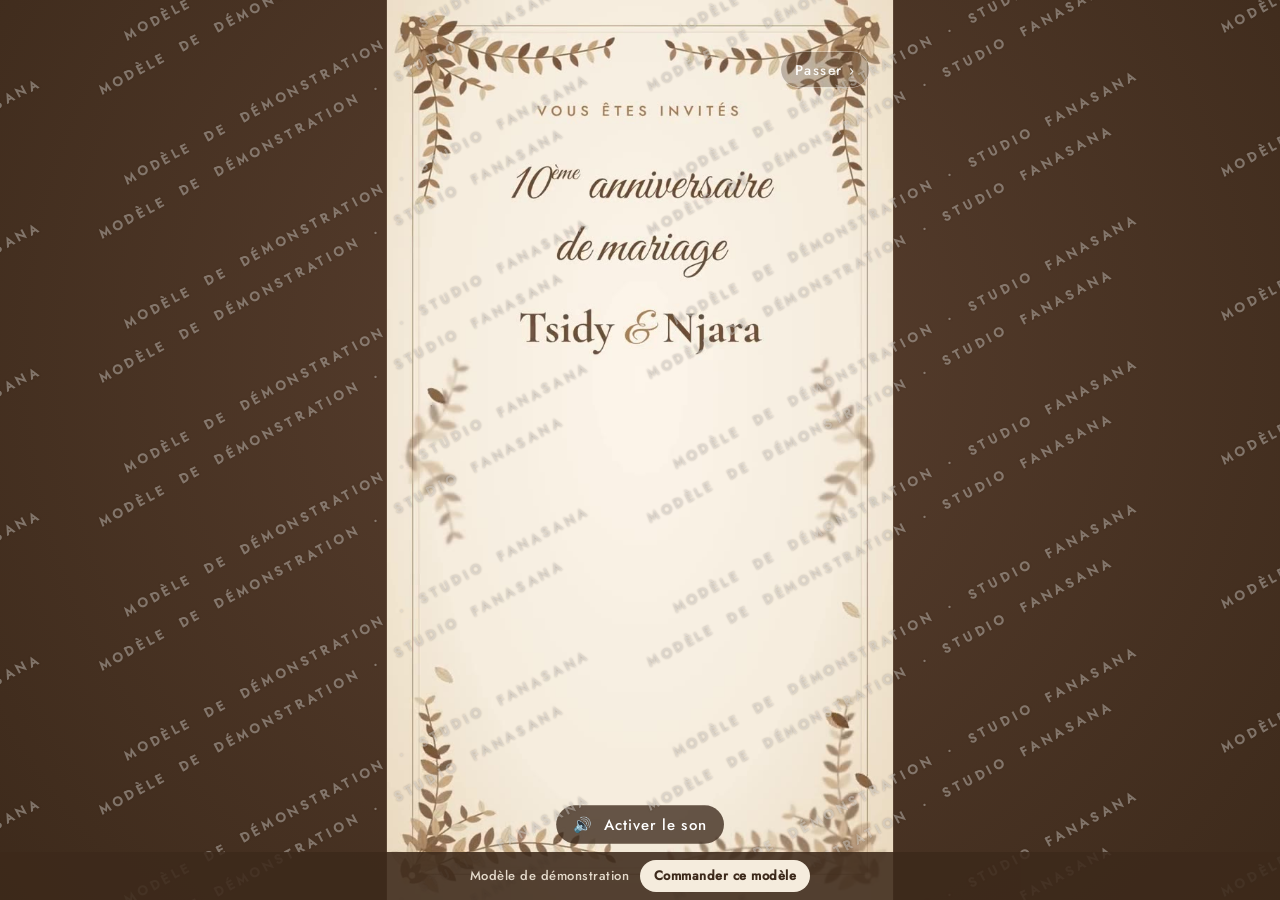
<file: site/modeles/caramel/index.html>
<!doctype html>
<html lang="fr"><head><meta charset="utf-8"><meta name="viewport" content="width=device-width,initial-scale=1,viewport-fit=cover"><meta property="og:title" content="Vous êtes invités · Mariage &amp; Baptême"><meta property="og:description" content="Samedi 12 décembre 2026 · Église"><meta name="robots" content="noindex"><title>Invitation · Mariage &amp; Baptême</title></head><body>
<style>
@font-face {
  font-family: 'Cormorant Garamond';
  font-style: italic;
  font-weight: 400;
  font-display: swap;
  src: url([data-uri]) format('woff2');
}
@font-face {
  font-family: 'Cormorant Garamond';
  font-style: normal;
  font-weight: 400;
  font-display: swap;
  src: url([data-uri]) format('woff2');
}
@font-face {
  font-family: 'Cormorant Garamond';
  font-style: normal;
  font-weight: 600;
  font-display: swap;
  src: url([data-uri]) format('woff2');
}
@font-face {
  font-family: 'Great Vibes';
  font-style: normal;
  font-weight: 400;
  font-display: swap;
  src: url([data-uri]) format('woff2');
}
@font-face {
  font-family: 'Jost';
  font-style: normal;
  font-weight: 400;
  font-display: swap;
  src: url([data-uri]) format('woff2');
}
@font-face {
  font-family: 'Jost';
  font-style: normal;
  font-weight: 500;
  font-display: swap;
  src: url([data-uri]) format('woff2');
}
/* Layout: one 1080×1920 portrait card, scaled to fit the screen; an envelope opens, then five paper pages follow like a story. */
:root{
  --linen:#d9c6a8; --paper:#f5ecdd; --sand:#e6d4b8; --caramel:#a87c50; --brown:#6b4a2f; --espresso:#3d2a1b; --wax:#5b3820;
  --script:'Great Vibes',cursive; --serif:'Cormorant Garamond',Georgia,serif; --sans:'Jost','Helvetica Neue',Arial,sans-serif;
  color-scheme:light;
}
html,body{height:100%}
.serif,.big,.n,.num{font-variant-numeric:lining-nums}
body{margin:0;background:var(--espresso);overflow:hidden;font-family:var(--serif);color:var(--brown);-webkit-tap-highlight-color:transparent}
#wrap{position:fixed;inset:0;display:flex;align-items:center;justify-content:center;background:radial-gradient(circle at 50% 40%,#5a4030,var(--espresso))}
#stage{position:absolute;left:50%;top:50%;width:1080px;height:1920px;transform-origin:0 0;overflow:hidden;background:var(--linen);user-select:none;cursor:pointer}
.video #stage{left:0;top:0}
.grain{background-image:url("data:image/svg+xml,%3Csvg xmlns='http://www.w3.org/2000/svg' width='260' height='260'%3E%3Cfilter id='n'%3E%3CfeTurbulence type='fractalNoise' baseFrequency='.85' numOctaves='3' stitchTiles='stitch'/%3E%3CfeColorMatrix values='0 0 0 0 .35 0 0 0 0 .25 0 0 0 0 .15 0 0 0 .09 0'/%3E%3C/filter%3E%3Crect width='100%25' height='100%25' filter='url(%23n)'/%3E%3C/svg%3E")}

/* ---------- scenes ---------- */
.scene{position:absolute;inset:0;opacity:0;visibility:hidden;pointer-events:none}
.scene.on{visibility:visible;animation:sceneIn 1.1s ease var(--s,0s) both}
.scene.on.out{animation:sceneIn 1.1s ease var(--s,0s) both,sceneOut 1.1s ease var(--e,0s) forwards}
.scene.cur{pointer-events:auto}
@keyframes sceneIn{from{opacity:0;transform:scale(.965);filter:blur(10px)}to{opacity:1;transform:none;filter:blur(0)}}
@keyframes sceneOut{from{opacity:1;transform:none;filter:blur(0)}to{opacity:0;transform:scale(1.05);filter:blur(12px);visibility:hidden}}

.rv{opacity:0}
.scene.on .rv{animation:rv 1.3s cubic-bezier(.2,.7,.2,1) calc(var(--s,0s) + var(--d,0s)) both}
@keyframes rv{from{opacity:0;transform:translateY(34px);filter:blur(8px)}to{opacity:1;transform:none;filter:blur(0)}}
.scene.on .pop{animation:pop 1.2s cubic-bezier(.2,.8,.25,1.2) calc(var(--s,0s) + var(--d,0s)) both}
@keyframes pop{from{opacity:0;transform:scale(.6)}to{opacity:1;transform:none}}
.draw{stroke-dasharray:1;stroke-dashoffset:1}
.scene.on .draw{animation:draw var(--dur,2s) ease-in-out calc(var(--s,0s) + var(--d,0s)) both}
@keyframes draw{from{stroke-dashoffset:1}to{stroke-dashoffset:0}}
.leaf{transform-box:fill-box;transform-origin:0% 50%;transform:scale(0)}
.scene.on .leaf{animation:leaf 1s cubic-bezier(.2,.8,.3,1.15) calc(var(--s,0s) + var(--d,0s)) both}
@keyframes leaf{from{transform:scale(0);opacity:0}to{transform:scale(1);opacity:1}}

/* ---------- paper pages ---------- */
.paper{position:absolute;inset:0;background:var(--paper)}
.paper::before{content:"";position:absolute;inset:0;background:radial-gradient(ellipse at 50% 45%,transparent 55%,rgba(120,85,50,.16))}
.paper .tex{position:absolute;inset:0}
.frame{position:absolute;inset:54px;border:2px solid rgba(139,100,64,.5)}
.frame::after{content:"";position:absolute;inset:12px;border:1px solid rgba(139,100,64,.3)}
.col{position:absolute;inset:0;display:flex;flex-direction:column;align-items:center;justify-content:center;text-align:center;padding:0 130px}
.kicker{font-family:var(--sans);font-weight:500;text-transform:uppercase;letter-spacing:.32em;font-size:30px;color:var(--caramel)}
.script{font-family:var(--script);color:var(--brown);font-weight:400;line-height:1}
.serif{font-family:var(--serif)}
.br{position:absolute;pointer-events:none}
.br svg{display:block;overflow:visible}
.orn{width:440px;height:40px}

/* ---------- envelope ---------- */
.env-bg{position:absolute;inset:0;background:radial-gradient(ellipse at 50% 42%,#efe2cc 0%,var(--linen) 55%,#bfa47f 100%)}
.envelope{position:absolute;left:80px;top:760px;width:920px;height:640px;perspective:2200px}
.env-shadow{position:absolute;left:30px;right:30px;bottom:-40px;height:80px;background:radial-gradient(ellipse,rgba(60,40,20,.35),transparent 70%);filter:blur(6px)}
.env-back{position:absolute;inset:0;border-radius:14px;background:#8a6240;overflow:hidden}
.env-back::before{content:"";position:absolute;left:24px;right:24px;top:20px;height:420px;background:repeating-linear-gradient(45deg,#e8d6ba 0 14px,#dcc6a4 14px 28px);clip-path:polygon(0 0,100% 0,50% 100%)}
.mini{position:absolute;left:60px;top:40px;width:800px;height:580px;background:var(--paper);border-radius:6px;box-shadow:0 6px 18px rgba(60,40,20,.25);display:flex;flex-direction:column;align-items:center;justify-content:center;gap:6px;z-index:2}
.mini::before{content:"";position:absolute;inset:22px;border:2px solid rgba(139,100,64,.45)}
.env-front{position:absolute;inset:0;z-index:3;filter:drop-shadow(0 -2px 3px rgba(60,40,20,.2))}
.flap{position:absolute;left:0;top:0;width:920px;height:400px;z-index:4;transform-origin:50% 0}
.seal{position:absolute;left:375px;top:290px;width:170px;height:170px;z-index:6;filter:drop-shadow(0 6px 8px rgba(40,20,10,.45))}
.env.open .seal{animation:sealOff .9s ease-in var(--o) both}
.env.open .flap{animation:flapOpen 1.3s cubic-bezier(.5,0,.3,1) calc(var(--o) + .5s) both}
.env.open .mini{animation:cardUp 1.6s cubic-bezier(.3,.1,.2,1) calc(var(--o) + 1.6s) both}
.env.open .env-title{animation:fadeOut .8s ease calc(var(--o) + 1.7s) forwards}
.env.open .hint{animation:fadeOut .5s ease var(--o) forwards}
@keyframes sealOff{0%{transform:none;opacity:1}35%{transform:scale(1.12) rotate(-6deg);opacity:1}100%{transform:scale(1.5) translateY(-60px) rotate(-14deg);opacity:0}}
@keyframes flapOpen{0%{transform:perspective(2200px) rotateX(0);z-index:4;filter:brightness(1)}49%{z-index:4;filter:brightness(.85)}50%{z-index:1;filter:brightness(1.15)}100%{transform:perspective(2200px) rotateX(180deg);z-index:1;filter:brightness(1.1)}}
@keyframes cardUp{from{transform:translateY(0)}to{transform:translateY(-520px)}}
@keyframes fadeOut{to{opacity:0}}
.env-title{position:absolute;left:0;right:0;top:250px;text-align:center}
.hint{position:absolute;left:0;right:0;bottom:300px;text-align:center}
.hint span{display:inline-block;animation:pulse 2.2s ease-in-out infinite}
@keyframes pulse{0%,100%{opacity:.45;transform:scale(1)}50%{opacity:1;transform:scale(1.04)}}
.video .hint{display:none}

/* ---------- pages ---------- */
.mono{position:relative;width:360px;height:360px;display:flex;align-items:center;justify-content:center}
.mono svg{position:absolute;inset:0}
.date{display:flex;align-items:center;gap:34px;margin-top:20px}
.date .bar{width:2px;height:150px;background:var(--caramel);opacity:.6}
.date .big{font-family:var(--serif);font-size:170px;line-height:1;color:var(--espresso);font-weight:600}
.tl{position:relative;display:flex;flex-direction:column;gap:70px;text-align:left;align-self:stretch;margin:40px 0 0 60px}
.tl::before{content:"";position:absolute;left:105px;top:20px;bottom:20px;width:2px;background:rgba(139,100,64,.5)}
.tl-i{display:grid;grid-template-columns:80px 50px 1fr;align-items:start;gap:0}
.tl-i svg{width:76px;height:76px}
.tl-i .dot{width:22px;height:22px;border-radius:50%;background:var(--caramel);margin:26px 0 0 4px;box-shadow:0 0 0 7px var(--paper),0 0 0 9px rgba(139,100,64,.4)}
.tl-i .t{font-family:var(--sans);font-size:34px;letter-spacing:.18em;color:var(--caramel);font-weight:500}
.tl-i .h{font-family:var(--serif);font-size:62px;font-weight:600;color:var(--espresso);letter-spacing:.06em;line-height:1.1;margin-top:6px}
.tl-i .p{font-family:var(--serif);font-style:italic;font-size:46px;line-height:1.2;margin-top:6px}
.cd-t{margin-top:40px}
.cd{display:flex;gap:16px;justify-content:center;margin-top:18px}
.cd>div{width:180px;padding:20px 0 16px;border:2px solid rgba(139,100,64,.45);border-radius:26px;background:rgba(251,246,238,.65)}
.cd b{display:block;font-family:var(--serif);font-weight:600;font-size:92px;line-height:1;color:var(--espresso)}
.cd span{display:block;margin-top:6px;font-family:var(--sans);font-weight:500;font-size:22px;letter-spacing:.2em;text-transform:uppercase;color:var(--caramel)}
.four{margin-top:70px;padding:90px 60px 44px;border:2px solid rgba(139,100,64,.45);border-radius:240px 240px 24px 24px;background:rgba(230,212,184,.45);display:flex;flex-direction:column;align-items:center}
.four .n{font-family:var(--serif);font-size:200px;line-height:.95;font-weight:600;color:var(--espresso)}
.rsvp{font-family:var(--serif);font-weight:600;font-size:330px;line-height:.8;letter-spacing:.02em;color:#fbf6ee;text-shadow:0 2px 0 rgba(139,100,64,.35),0 10px 30px rgba(107,74,47,.25)}
.arch{position:absolute;left:130px;right:130px;top:150px;bottom:130px;border-radius:400px 400px 0 0;background:rgba(214,192,160,.38);border:2px solid rgba(168,124,80,.35)}
.contacts{display:flex;gap:70px;margin-top:40px}
.contacts a{color:inherit;text-decoration:none;display:flex;flex-direction:column;align-items:center;gap:10px}
.contacts .num{font-family:var(--sans);font-size:36px;letter-spacing:.08em;color:var(--espresso);font-variant-numeric:tabular-nums;border-bottom:2px solid rgba(168,124,80,.5);padding-bottom:6px}

/* ---------- personal touches ---------- */
.addr{position:absolute;left:80px;width:920px;top:1275px;z-index:5;display:flex;flex-direction:column;align-items:center;gap:4px;pointer-events:none}
.addr[hidden]{display:none}
.addr .script{font-size:92px;color:#f8efe2;text-shadow:0 2px 6px rgba(60,35,15,.35);white-space:nowrap;max-width:880px;overflow:hidden;text-overflow:ellipsis}
.env.open .addr{animation:fadeOut .6s ease var(--o) forwards}
.rsvp-form{display:flex;flex-direction:column;align-items:center;gap:26px;margin-top:44px}
.tot{font:500 26px var(--sans);letter-spacing:.12em;color:var(--caramel);text-align:center;margin-top:6px}
#s4 .arch{left:74px;right:74px;top:74px;bottom:74px;border-radius:330px 330px 150px 150px}
#s4 .col{padding:0 120px}
#s4.nav-on .col{transform:scale(.88);padding:0 70px}
#s4.nav-on .steppers{flex-direction:row;flex-wrap:wrap;justify-content:center;gap:8px 26px}
#s4.nav-on .steppers .slab{width:auto}
#s4.nav-on .steppers .tot{flex-basis:100%}
#s4.nav-on .srow{gap:12px}
#s4.nav-on .steppers .slab{font-size:30px;letter-spacing:.12em}
#s4.nav-on .steppers .stepper{gap:14px}
.fallz{position:absolute;inset:0;overflow:hidden;pointer-events:none;z-index:1}
.fallz i{position:absolute;top:-80px;left:var(--x);width:var(--w);height:calc(var(--w)*.55);animation:fz var(--t) linear var(--dl) infinite;opacity:0}
.fallz i::before{content:"";position:absolute;inset:0;background:var(--c);border-radius:0 100% 0 100%;transform:rotate(25deg);animation:fzs calc(var(--t)/3) ease-in-out infinite alternate}
@keyframes fz{0%{transform:translate(0,0) rotate(0);opacity:0}8%{opacity:.85}90%{opacity:.8}100%{transform:translate(var(--dx),2050px) rotate(540deg);opacity:0}}
.fallz b{position:absolute;top:-80px;left:var(--x);width:var(--w);height:var(--w);animation:fz var(--t) linear var(--dl) infinite;opacity:0}
.fallz b svg{width:100%;height:100%;display:block}
#s5 .fall5{z-index:3}
#s4 .arch{z-index:0}#s4 .fall4{z-index:1}#s4 .fall4 b,#s4 .fall4 i{--w2:1}
@keyframes fzs{from{transform:rotate(-20deg) translateX(-8px)}to{transform:rotate(40deg) translateX(8px)}}
#s4 .col{z-index:2}
#s4 .col>.script{font-size:92px!important}
#s4 .col>.kicker{font-size:30px!important;margin-top:14px!important}
#s4 .cd-t{margin-top:22px}
#s4 .cd{gap:12px;margin-top:12px}
#s4 .cd>div{width:160px;padding:14px 0 12px}
#s4 .cd b{font-size:72px}
#s4 .cd span{font-size:19px}
#s4 .rsvp-form{gap:16px;margin-top:26px}
#s4 #howMany{font-size:42px!important}
#s4 .steppers{gap:12px}
#s4 .steppers .stepper button{width:80px;height:80px;font-size:48px}
#s4 .steppers .stepper output{font-size:84px;min-width:90px}
#s4 .btn-main,#s4 .btn-ghost{font-size:32px;padding:26px 50px;min-width:600px}
#s4 .rsvp-note{font-size:36px;max-width:700px}
#s4 .contacts{margin-top:18px!important;gap:150px}
.rsvp-pre{font:italic 34px/1.25 var(--serif);color:var(--espresso);max-width:700px;margin:-2px 0 2px}
.maps{display:flex;gap:18px;margin-top:22px;justify-content:center}
#s4 .maps{gap:100px}
.maps a{display:inline-flex;align-items:center;gap:8px;text-decoration:none;font:500 26px/1 var(--sans);letter-spacing:.06em;text-transform:uppercase;color:var(--paper);border:0;border-radius:60px;padding:18px 28px;background:var(--brown);box-shadow:0 8px 20px rgba(61,42,27,.25)}
#s4 .contacts .script{font-size:60px!important}
#s4 .contacts .num{font-size:32px}
.steppers{display:flex;flex-direction:column;gap:18px;align-items:center}
.srow{display:flex;align-items:center;gap:30px}
.slab{font:500 34px var(--sans);letter-spacing:.18em;text-transform:uppercase;color:var(--caramel);width:230px;text-align:right}
.steppers .stepper{gap:28px}
.steppers .stepper button{width:96px;height:96px;font-size:56px}
.steppers .stepper output{font-size:100px;min-width:100px}
.stepper{display:flex;align-items:center;gap:40px}
.stepper button{width:110px;height:110px;border-radius:50%;border:2px solid var(--caramel);background:var(--paper);color:var(--brown);font:500 64px/1 var(--sans);cursor:pointer}
.stepper output{font:600 120px/1 var(--serif);color:var(--espresso);min-width:120px;font-variant-numeric:lining-nums}
.btn-main,.btn-ghost{display:inline-block;text-decoration:none;box-sizing:border-box;font:500 36px/1 var(--sans);letter-spacing:.12em;text-transform:uppercase;border-radius:80px;padding:34px 60px;cursor:pointer;min-width:640px}
.btn-main{background:var(--brown);color:var(--paper);border:0;box-shadow:0 10px 24px rgba(61,42,27,.25)}
.btn-ghost{background:transparent;color:var(--brown);border:2px solid rgba(107,74,47,.45)}
.stepper button:focus-visible,.btn-main:focus-visible,.btn-ghost:focus-visible{outline:4px solid var(--caramel);outline-offset:6px}
.rsvp-note{font:italic 44px/1.3 var(--serif);color:var(--espresso);max-width:760px}
.navc{margin-top:10px;padding:30px 40px 34px;border:2px solid rgba(160,120,70,.45);border-radius:36px;background:rgba(255,250,240,.75);display:flex;flex-direction:column;align-items:center;gap:16px;max-width:820px;box-sizing:border-box}
.navc[hidden]{display:none}
.navc p{margin:0;font:italic 32px/1.3 var(--serif);color:var(--espresso)}
.navc .stepper{gap:24px}.navc .stepper button{width:76px;height:76px;font-size:44px}.navc .stepper output{font-size:76px;min-width:80px}
.navc input{font:30px var(--serif);padding:16px 24px;border:2px solid rgba(160,120,70,.45);border-radius:40px;background:#fffaf2;color:var(--espresso);width:640px;box-sizing:border-box;text-align:center}
.navc .nbtn{display:flex;gap:16px}
.navc .nql{font:600 30px var(--serif);color:var(--brown);margin-bottom:-6px}
#s4 .navc .btn-main,#s4 .navc .btn-ghost{min-width:0;font-size:26px;padding:22px 34px}
#s4 .navc .rsvp-note{font-size:32px}
#s4.nav-on .cd-t{margin-top:12px;font-size:24px}
#s4.nav-on .cd{gap:10px;margin-top:8px}
#s4.nav-on .cd>div{width:118px;padding:8px 0 6px}
#s4.nav-on .cd b{font-size:50px}
#s4.nav-on .cd span{font-size:16px}
#s4.nav-on .rsvp-form{gap:12px;margin-top:18px}
#s4.nav-on .contacts{margin-top:24px!important}
#s4.nav-on .rsvp-note{font-size:32px}
.gname{font:48px var(--serif);color:var(--espresso);background:rgba(255,253,249,.8);border:2px solid rgba(168,124,80,.5);border-radius:20px;padding:20px 30px;width:640px;text-align:center;box-sizing:border-box}
.gname[hidden]{display:none}
#back{position:absolute;top:70px;left:70px;z-index:40;font:500 28px/1 var(--sans);letter-spacing:.14em;text-transform:uppercase;background:var(--brown);color:var(--paper);border:0;border-radius:60px;padding:22px 36px;cursor:pointer}
#back[hidden]{display:none}

/* ---------- photo page ---------- */
.ph-win{position:absolute;left:110px;top:190px;width:860px;height:1150px;border-radius:430px 430px 26px 26px;overflow:hidden;box-shadow:0 30px 60px rgba(61,42,27,.28)}
.ph-win::after{content:"";position:absolute;inset:0;border-radius:inherit;box-shadow:inset 0 0 0 10px rgba(245,236,221,.9),inset 0 0 0 12px rgba(168,124,80,.6)}
.ph-win video{position:absolute;left:0;top:0;width:860px;height:1150px;object-fit:cover;background:#e6d4b8;transform-origin:50% 40%;transform:scale(1)}
.scene.on .ph-win video{animation:kb 9s cubic-bezier(.35,.1,.3,1) var(--s,0s) both}
@keyframes kb{0%{transform:scale(1)}100%{transform:scale(1.05)}}
.ph-glow{position:absolute;inset:0;background:radial-gradient(circle at 48% 36%,rgba(255,214,150,.38),transparent 55%);mix-blend-mode:soft-light}
.ph-vig{position:absolute;inset:0;background:radial-gradient(ellipse at 50% 42%,transparent 55%,rgba(61,42,27,.35))}
.ph-heart{position:absolute;fill:none;stroke:#fff6e8;stroke-width:3.5;stroke-linecap:round;filter:drop-shadow(0 2px 4px rgba(61,42,27,.4));opacity:0}
.scene.on .ph-heart{animation:hf var(--t) ease-out calc(var(--s,0s) + var(--d)) both}
@keyframes hf{0%{opacity:0;transform:translateY(0) scale(.6)}15%{opacity:1}80%{opacity:.9}100%{opacity:0;transform:translateY(-420px) scale(1.1) rotate(var(--r))}}

/* ---------- dust, story bars, nav ---------- */
#dust{position:absolute;inset:0;pointer-events:none;z-index:20}
.d{position:absolute;bottom:-40px;border-radius:50%;background:radial-gradient(circle,rgba(255,240,210,.95),rgba(200,160,100,0) 70%);animation:float var(--t) linear var(--dl) infinite}
@keyframes float{0%{transform:translate(0,0);opacity:0}15%{opacity:.9}85%{opacity:.7}100%{transform:translate(var(--x),-2000px);opacity:0}}
#bars{position:absolute;left:70px;right:70px;top:34px;display:flex;gap:12px;z-index:30;opacity:0;transition:opacity .6s}
#bars.show{opacity:1}
#bars i{flex:1;height:7px;border-radius:4px;background:rgba(107,74,47,.22);overflow:hidden}
#bars i b{display:block;height:100%;width:0;background:var(--brown)}
#bars i.done b{width:100%}
#bars i.run b{animation:bar var(--dur) linear forwards}
@keyframes bar{to{width:100%}}
.video #bars,.video .nav{display:none}
.nav{position:absolute;bottom:105px;left:0;right:0;text-align:center;z-index:30;font-family:var(--sans);font-size:28px;letter-spacing:.2em;text-transform:uppercase;color:rgba(107,74,47,.6);opacity:0;transition:opacity .6s;pointer-events:none}
.nav.show{opacity:1}
#replay{pointer-events:auto;font:inherit;letter-spacing:.2em;text-transform:uppercase;font-size:30px;color:var(--paper);background:var(--brown);border:0;border-radius:60px;padding:22px 52px;cursor:pointer}
#replay:focus-visible{outline:4px solid var(--caramel);outline-offset:6px}
@media (prefers-reduced-motion:reduce){.d{display:none}}
#film{position:absolute;inset:0;width:1080px;height:1920px;object-fit:cover;background:#f5ecdd}
#filmName{position:absolute;left:260px;width:560px;top:150px;height:130px;display:flex;align-items:center;justify-content:center;text-align:center;pointer-events:none;opacity:0;transition:opacity .7s ease;font:700 64px/1.05 var(--serif);letter-spacing:.06em;color:#5a3a22;white-space:nowrap;text-shadow:0 0 12px #f8efe2,0 0 6px #f8efe2}
#filmName.wrap{white-space:normal}
#filmName.on{opacity:1}
#playBtn{position:absolute;inset:0;width:100%;height:100%;border:0;margin:0;padding:0;background:rgba(40,26,14,.35);display:flex;flex-direction:column;align-items:center;justify-content:center;gap:40px;cursor:pointer;color:#fff;z-index:5}
#playBtn[hidden]{display:none}
#playBtn .pb-i{width:220px;height:220px;border-radius:50%;background:rgba(61,42,27,.85);display:flex;align-items:center;justify-content:center;font-size:100px;padding-left:16px;box-sizing:border-box;box-shadow:0 0 0 0 rgba(255,248,235,.6);animation:pbp 1.8s ease-in-out infinite}
#playBtn .pb-t{font:500 50px/1.3 var(--sans);letter-spacing:.06em;text-shadow:0 2px 12px rgba(0,0,0,.5);text-align:center}
@keyframes pbp{50%{box-shadow:0 0 0 30px rgba(255,248,235,0)}}
#sndBtn{position:absolute;left:50%;bottom:120px;transform:translateX(-50%);font:500 32px var(--sans);letter-spacing:.06em;padding:18px 36px;border-radius:44px;border:0;background:rgba(61,42,27,.78);color:#fff;cursor:pointer;animation:sndp 2s ease-in-out infinite}
@keyframes sndp{50%{box-shadow:0 0 0 14px rgba(61,42,27,.15)}}
#skipBtn{position:absolute;right:50px;top:110px;font:500 30px var(--sans);letter-spacing:.1em;padding:16px 30px;border-radius:40px;border:1px solid rgba(255,255,255,.7);background:rgba(61,42,27,.35);color:#fff;cursor:pointer;opacity:.85}
.flw{position:absolute;pointer-events:none;opacity:0}
.flw svg{width:100%;height:100%;overflow:visible}
.scene.on .flw{animation:flwin 1.4s cubic-bezier(.2,.8,.3,1) var(--d,.3s) both}
@keyframes flwin{from{opacity:0;transform:scale(.85) translateY(20px);filter:blur(4px)}to{opacity:1;transform:none;filter:none}}
.flw .sw{transform-box:fill-box;transform-origin:50% 100%;animation:flsway 4s ease-in-out infinite alternate}
@keyframes flsway{from{transform:rotate(-2deg)}to{transform:rotate(2deg)}}
#s3 .four{position:relative;width:100%;box-sizing:border-box;min-height:1080px;justify-content:center;padding:190px 60px 140px;border-radius:300px 300px 30px 30px}
#navCard{display:none!important}
.gen #rsvpForm,.gen .k-per{display:none!important}
html:not(.gen) .k-gen{display:none!important}
html.gen #s4 .col>.script{font-size:128px!important;line-height:1.2!important}
html.gen #s4 .col>.kicker.k-gen{font-size:40px!important;line-height:1.85!important;letter-spacing:.12em;margin-top:44px!important}
html.gen #s4 .k-gen b{font-size:58px;letter-spacing:.08em}
html.gen #s4 .cd-t{font-size:34px!important;margin-top:50px!important}
html.gen #s4 .cd{gap:18px;margin-top:24px}
html.gen #s4 .cd>div{width:186px;padding:22px 0 16px}
html.gen #s4 .cd b{font-size:90px}
html.gen #s4 .cd span{font-size:22px}
html.gen #s4 .contacts{margin-top:70px!important;gap:56px!important;margin-left:-70px;margin-right:-70px}
html.gen #s4 .contacts .script{font-size:124px!important}
html.gen #s4 .contacts .num{font-size:52px;letter-spacing:.02em;font-weight:500;white-space:nowrap}
html.gen #s4 .maps{margin-top:60px}
html.gen #s4 .maps a{font-size:34px!important;padding:26px 40px!important;white-space:nowrap;gap:12px}html.gen #s4 .maps a svg{width:40px;height:40px}
html:not(.gen) #s4 .gcon{display:none!important}
html:not(.gen) #s4 .col{transform:translateY(-10px)}
html:not(.gen) #s4 .flw.gx[data-g="top"]{width:500px!important;height:175px!important;margin-left:-250px!important;top:22px!important}
html:not(.gen) #s4 .flw.gx[data-g="bottom"]{width:440px!important;height:145px!important;margin-left:-220px!important;bottom:22px!important}
html:not(.gen) #s4 .k-per{margin-top:30px!important;font-size:32px!important}
html:not(.gen) #s4 .k-per b{font-size:52px;letter-spacing:.06em}
html:not(.gen) #s4 .cd-t{margin-top:40px}
html:not(.gen) #s4 .cd{margin-top:18px}
html:not(.gen) #s4 .rsvp-form{gap:20px;margin-top:34px}
html:not(.gen) #s4 .contacts{margin-top:56px!important}
html:not(.gen) #s4 .maps{margin-top:36px}
html.gen #s4 .ngx{display:none!important}
.gcon{display:flex;justify-content:center;margin:70px 0 0}
.gc{display:flex;flex-direction:column;align-items:flex-start;gap:30px}
.gcon a{color:var(--espresso);text-decoration:none;display:flex;align-items:center;gap:26px}
.gcon .gi{flex:none;display:flex;align-items:center;justify-content:center;width:90px;height:90px;border-radius:50%;background:var(--brown);color:var(--paper);box-shadow:0 8px 20px rgba(61,42,27,.25)}
.gcon .gi svg{width:48px;height:48px}
.gcon .num{font-family:var(--sans);font-size:60px;letter-spacing:.03em;font-weight:500;white-space:nowrap}
.gcon a.gfb span{font:500 54px/1 var(--sans)}
.gcon .gi.fb{background:#1877f2;color:#fff}.gcon .gi.fb svg{width:90px;height:90px}
html.gen #s4 .maps{margin-top:70px!important;gap:36px!important;margin-left:-70px;margin-right:-70px}
.gen #s4 .k-gen{font-size:33px!important;letter-spacing:.12em;margin-top:40px!important}.gen #s4 .cd-t{margin-top:70px}.gen #s4 .contacts{margin-top:90px!important}.gen #s4 .maps{margin-top:40px}
#rsvpPre b,#rsvpNote b{font-weight:700;color:var(--espresso)}
#s4 .rsvp-note.closed{font:600 46px/1.3 var(--serif);font-style:normal;color:var(--espresso);max-width:760px;background:rgba(255,253,248,.7);border:2px solid rgba(168,124,80,.5);border-radius:28px;padding:26px 30px}
</style>

<div id="wrap"><div id="stage">

  <!-- 0. film -->
  <section class="scene" id="s0">
    <video id="film" controlslist="nodownload noplaybackrate" disablepictureinpicture disableremoteplayback playsinline webkit-playsinline preload="metadata" poster="film.jpg?v=40b0b732"><source src="film.mp4?v=86bca375" type="video/mp4"></video>
    <button type="button" id="playBtn" hidden><span class="pb-i">▶</span><span class="pb-t">Touchez pour ouvrir<br>l’invitation</span></button>
    <button type="button" id="skipBtn">Passer ›</button>
    <button type="button" id="sndBtn" hidden>🔊&nbsp; Activer le son</button>
    <svg width="0" height="0" style="position:absolute"><path id="sealPath"/></svg>
    <div id="envAddr" hidden><span id="envName"></span></div>
    <div id="filmName" aria-hidden="true"></div>
  </section>

  <!-- 3. programme -->
  <section class="scene pg" id="s3">
    <div class="paper"><div class="tex grain"></div><div class="frame"></div></div>
    <div class="br" data-b="sx:1060,sy:1880,r:-30,len:340,bend:60,n:7,sz:80,d:.2"></div>
    <div class="br" data-b="sx:20,sy:1880,r:30,len:340,bend:-60,n:7,sz:80,d:.6"></div>
    <div class="col" style="padding:0 60px">
      <div class="four rv" style="--d:.2s;margin-top:0;padding:120px 70px 70px">
        <div class="flw" data-g="top" style="--d:.5s;left:50%;top:-150px;width:860px;height:300px;margin-left:-430px"></div>
        <div class="serif" style="font-size:86px;font-style:italic;line-height:1.2" id="fourLead">Nous sommes heureux d'inviter</div>
        <div class="n pop" style="--d:.9s;font-size:330px" id="seatsN">4</div>
        <div class="kicker" style="font-size:54px;color:var(--brown)" id="seatsW">personnes</div>
        <div class="serif" style="font-size:86px;font-style:italic;line-height:1.2;margin-top:30px">pour partager ce double bonheur avec nous</div>
        <div class="flw" data-g="bottom" style="--d:1.1s;left:50%;bottom:-120px;width:700px;height:230px;margin-left:-350px"></div>
      </div>
    </div>
  </section>

  <script>
(function(){
const D=`<defs><radialGradient id="fgW" cx="50%" cy="70%" r="80%"><stop offset="0" stop-color="#efe3cf"/><stop offset=".5" stop-color="#fffdf9"/><stop offset="1" stop-color="#f3ebdf"/></radialGradient>
<radialGradient id="fgD" cx="50%" cy="70%" r="80%"><stop offset="0" stop-color="#1e130d"/><stop offset=".6" stop-color="#4a3226"/><stop offset="1" stop-color="#3a271d"/></radialGradient>
<radialGradient id="fgB" cx="50%" cy="70%" r="80%"><stop offset="0" stop-color="#c79a6a"/><stop offset=".6" stop-color="#ecd2ae"/><stop offset="1" stop-color="#e2c29a"/></radialGradient>
<linearGradient id="flG" x1="0" y1="0" x2="1" y2="0"><stop offset="0" stop-color="#b8925f"/><stop offset="1" stop-color="#e2c79c"/></linearGradient>
<linearGradient id="flD" x1="0" y1="0" x2="1" y2="0"><stop offset="0" stop-color="#2b1d15"/><stop offset="1" stop-color="#6b4c3b"/></linearGradient>
<radialGradient id="fbG" cx="35%" cy="35%" r="70%"><stop offset="0" stop-color="#f3d68a"/><stop offset="1" stop-color="#b8862e"/></radialGradient></defs>`;
const F=(x,y,r,g,rot)=>{let o=`<g transform="translate(${x} ${y}) rotate(${rot||0})">`;
 for(let i=0;i<5;i++)o+=`<path d="M0 0 C ${-.62*r} ${-.25*r}, ${-.62*r} ${-1.02*r}, 0 ${-r} C ${.62*r} ${-1.02*r}, ${.62*r} ${-.25*r}, 0 0Z" transform="rotate(${i*72})" fill="url(#${g})" stroke="${g==='fgD'?'#1a0f0a':'#c9b393'}" stroke-opacity=".5" stroke-width="1.2"/>`;
 for(let i=0;i<14;i++){const a=i*25.7*Math.PI/180,l=r*(.28+.08*(i%3));o+=`<line x1="0" y1="0" x2="${(l*Math.cos(a)).toFixed(1)}" y2="${(l*Math.sin(a)).toFixed(1)}" stroke="#8a6326" stroke-width="1.2"/><circle cx="${(l*Math.cos(a)).toFixed(1)}" cy="${(l*Math.sin(a)).toFixed(1)}" r="${(r*.035+1.2).toFixed(1)}" fill="#c9952f"/>`}
 return o+`<circle r="${(r*.13).toFixed(1)}" fill="#d9b25a"/></g>`};
const L=(x,y,len,a,g)=>`<g transform="translate(${x} ${y}) rotate(${a})"><path d="M0 0 C ${len*.25} ${-len*.22}, ${len*.75} ${-len*.2}, ${len} 0 C ${len*.75} ${len*.2}, ${len*.25} ${len*.22}, 0 0Z" fill="url(#${g})"/><path d="M0 0 L${len*.95} 0" stroke="${g==='flD'?'#120b07':'#9c7845'}" stroke-width="1.2" opacity=".7"/></g>`;
const S=(x,y,len,a)=>{let o=`<g transform="translate(${x} ${y}) rotate(${a})"><path d="M0 0 L${len} 0" stroke="#a88552" stroke-width="2"/>`;for(let i=1;i<=4;i++){const px=len*i/4.4,dy=(i%2?-1:1)*len*.12;o+=`<path d="M${px} 0 L${px+len*.08} ${dy}" stroke="#a88552" stroke-width="1.5"/><circle cx="${px+len*.08}" cy="${dy}" r="${len*.05}" fill="url(#fbG)"/>`}return o+`<circle cx="${len}" cy="0" r="${len*.06}" fill="url(#fbG)"/></g>`};
const G={
 top:()=>`<svg viewBox="-430 -150 860 300">${D}<g class="sw">${L(-120,0,190,-160,'flD')}${L(120,0,190,-20,'flD')}${L(-250,30,170,-185,'flG')}${L(250,30,170,5,'flG')}${L(-60,-40,150,-120,'flG')}${L(60,-40,150,-60,'flG')}${S(-300,10,140,-170)}${S(300,10,140,-10)}${S(-150,-60,110,-140)}${S(150,-60,110,-40)}
 ${F(-300,40,62,'fgB',10)}${F(300,40,62,'fgB',-10)}${F(-185,20,78,'fgD',-15)}${F(185,20,78,'fgW',15)}${F(-75,10,88,'fgW',8)}${F(80,5,84,'fgD',-6)}${F(0,40,70,'fgB',20)}</g></svg>`,
 bottom:()=>`<svg viewBox="-350 -115 700 230">${D}<g class="sw">${L(-80,10,160,170,'flG')}${L(80,10,160,10,'flG')}${L(-200,0,140,190,'flD')}${L(200,0,140,-10,'flD')}${S(-230,10,120,175)}${S(230,10,120,5)}${F(-130,10,58,'fgW',12)}${F(130,10,58,'fgD',-12)}${F(0,0,66,'fgB',0)}</g></svg>`,
 corner:()=>`<svg viewBox="0 0 420 420">${D}<g class="sw">${L(40,40,230,8,'flG')}${L(40,40,230,82,'flG')}${L(40,40,180,45,'flD')}${S(40,40,220,25)}${S(40,40,220,65)}${L(150,60,120,-20,'flD')}${L(60,150,120,110,'flD')}${F(170,70,48,'fgB',20)}${F(70,170,48,'fgW',-10)}${F(70,70,62,'fgD',0)}${F(130,130,40,'fgW',30)}</g></svg>`,
 small:()=>`<svg viewBox="0 0 300 300">${D}<g class="sw">${L(260,40,170,170,'flG')}${L(260,40,170,100,'flG')}${L(260,40,130,135,'flD')}${S(260,40,170,150)}${S(260,40,170,120)}${F(180,70,40,'fgW',10)}${F(230,120,34,'fgB',-15)}${F(240,55,46,'fgD',0)}</g></svg>`};
window.__G=G;
const run=()=>document.querySelectorAll('.flw[data-g]').forEach(e=>{if(!e.firstChild)e.innerHTML=G[e.dataset.g]()});run();document.addEventListener('DOMContentLoaded',run);
})();
</script>
  <!-- 4. RSVP -->
  <section class="scene pg" id="s4">
    <div class="paper"><div class="tex grain"></div><div class="frame"></div></div>
    <div class="fallz fall4" aria-hidden="true"><i style="--x:936px;--w:31px;--t:15.2s;--dl:-13.7s;--dx:39px;--c:#c49a6c"></i><b style="--x:1050px;--w:46px;--t:15.1s;--dl:-3.0s;--dx:42px"><svg viewBox="-20 -20 40 40"><ellipse cx="0" cy="-9" rx="6.5" ry="9.5" transform="rotate(0)" fill="#4a3226" stroke="#d9b25a" stroke-opacity=".5"/><ellipse cx="0" cy="-9" rx="6.5" ry="9.5" transform="rotate(72)" fill="#4a3226" stroke="#d9b25a" stroke-opacity=".5"/><ellipse cx="0" cy="-9" rx="6.5" ry="9.5" transform="rotate(144)" fill="#4a3226" stroke="#d9b25a" stroke-opacity=".5"/><ellipse cx="0" cy="-9" rx="6.5" ry="9.5" transform="rotate(216)" fill="#4a3226" stroke="#d9b25a" stroke-opacity=".5"/><ellipse cx="0" cy="-9" rx="6.5" ry="9.5" transform="rotate(288)" fill="#4a3226" stroke="#d9b25a" stroke-opacity=".5"/><circle r="4" fill="#d9b25a"/></svg></b><i style="--x:391px;--w:32px;--t:10.6s;--dl:-4.9s;--dx:-49px;--c:#8a5a35"></i><b style="--x:821px;--w:35px;--t:15.8s;--dl:-10.5s;--dx:18px"><svg viewBox="-20 -20 40 40"><ellipse cx="0" cy="-9" rx="6.5" ry="9.5" transform="rotate(0)" fill="#f1e4cb" stroke="#b08a5e" stroke-opacity=".5"/><ellipse cx="0" cy="-9" rx="6.5" ry="9.5" transform="rotate(72)" fill="#f1e4cb" stroke="#b08a5e" stroke-opacity=".5"/><ellipse cx="0" cy="-9" rx="6.5" ry="9.5" transform="rotate(144)" fill="#f1e4cb" stroke="#b08a5e" stroke-opacity=".5"/><ellipse cx="0" cy="-9" rx="6.5" ry="9.5" transform="rotate(216)" fill="#f1e4cb" stroke="#b08a5e" stroke-opacity=".5"/><ellipse cx="0" cy="-9" rx="6.5" ry="9.5" transform="rotate(288)" fill="#f1e4cb" stroke="#b08a5e" stroke-opacity=".5"/><circle r="4" fill="#b08a5e"/></svg></b><i style="--x:139px;--w:33px;--t:10.4s;--dl:-3.0s;--dx:-30px;--c:#8a5a35"></i><b style="--x:960px;--w:46px;--t:12.0s;--dl:-9.5s;--dx:-35px"><svg viewBox="-20 -20 40 40"><ellipse cx="0" cy="-9" rx="6.5" ry="9.5" transform="rotate(0)" fill="#b98a5e" stroke="#6e4628" stroke-opacity=".5"/><ellipse cx="0" cy="-9" rx="6.5" ry="9.5" transform="rotate(72)" fill="#b98a5e" stroke="#6e4628" stroke-opacity=".5"/><ellipse cx="0" cy="-9" rx="6.5" ry="9.5" transform="rotate(144)" fill="#b98a5e" stroke="#6e4628" stroke-opacity=".5"/><ellipse cx="0" cy="-9" rx="6.5" ry="9.5" transform="rotate(216)" fill="#b98a5e" stroke="#6e4628" stroke-opacity=".5"/><ellipse cx="0" cy="-9" rx="6.5" ry="9.5" transform="rotate(288)" fill="#b98a5e" stroke="#6e4628" stroke-opacity=".5"/><circle r="4" fill="#6e4628"/></svg></b><i style="--x:612px;--w:34px;--t:13.0s;--dl:-10.6s;--dx:-2px;--c:#6b4a2f"></i><b style="--x:843px;--w:32px;--t:16.0s;--dl:-15.9s;--dx:47px"><svg viewBox="-20 -20 40 40"><ellipse cx="0" cy="-9" rx="6.5" ry="9.5" transform="rotate(0)" fill="#e8d6b6" stroke="#9a7450" stroke-opacity=".5"/><ellipse cx="0" cy="-9" rx="6.5" ry="9.5" transform="rotate(72)" fill="#e8d6b6" stroke="#9a7450" stroke-opacity=".5"/><ellipse cx="0" cy="-9" rx="6.5" ry="9.5" transform="rotate(144)" fill="#e8d6b6" stroke="#9a7450" stroke-opacity=".5"/><ellipse cx="0" cy="-9" rx="6.5" ry="9.5" transform="rotate(216)" fill="#e8d6b6" stroke="#9a7450" stroke-opacity=".5"/><ellipse cx="0" cy="-9" rx="6.5" ry="9.5" transform="rotate(288)" fill="#e8d6b6" stroke="#9a7450" stroke-opacity=".5"/><circle r="4" fill="#9a7450"/></svg></b><i style="--x:655px;--w:25px;--t:14.5s;--dl:-8.2s;--dx:-57px;--c:#b98a5e"></i><b style="--x:231px;--w:32px;--t:12.4s;--dl:-13.5s;--dx:-11px"><svg viewBox="-20 -20 40 40"><ellipse cx="0" cy="-9" rx="6.5" ry="9.5" transform="rotate(0)" fill="#f1e4cb" stroke="#b08a5e" stroke-opacity=".5"/><ellipse cx="0" cy="-9" rx="6.5" ry="9.5" transform="rotate(72)" fill="#f1e4cb" stroke="#b08a5e" stroke-opacity=".5"/><ellipse cx="0" cy="-9" rx="6.5" ry="9.5" transform="rotate(144)" fill="#f1e4cb" stroke="#b08a5e" stroke-opacity=".5"/><ellipse cx="0" cy="-9" rx="6.5" ry="9.5" transform="rotate(216)" fill="#f1e4cb" stroke="#b08a5e" stroke-opacity=".5"/><ellipse cx="0" cy="-9" rx="6.5" ry="9.5" transform="rotate(288)" fill="#f1e4cb" stroke="#b08a5e" stroke-opacity=".5"/><circle r="4" fill="#b08a5e"/></svg></b><i style="--x:11px;--w:31px;--t:11.3s;--dl:-14.8s;--dx:-54px;--c:#c49a6c"></i><b style="--x:823px;--w:38px;--t:12.5s;--dl:-9.1s;--dx:-35px"><svg viewBox="-20 -20 40 40"><ellipse cx="0" cy="-9" rx="6.5" ry="9.5" transform="rotate(0)" fill="#e8d6b6" stroke="#9a7450" stroke-opacity=".5"/><ellipse cx="0" cy="-9" rx="6.5" ry="9.5" transform="rotate(72)" fill="#e8d6b6" stroke="#9a7450" stroke-opacity=".5"/><ellipse cx="0" cy="-9" rx="6.5" ry="9.5" transform="rotate(144)" fill="#e8d6b6" stroke="#9a7450" stroke-opacity=".5"/><ellipse cx="0" cy="-9" rx="6.5" ry="9.5" transform="rotate(216)" fill="#e8d6b6" stroke="#9a7450" stroke-opacity=".5"/><ellipse cx="0" cy="-9" rx="6.5" ry="9.5" transform="rotate(288)" fill="#e8d6b6" stroke="#9a7450" stroke-opacity=".5"/><circle r="4" fill="#9a7450"/></svg></b><i style="--x:188px;--w:36px;--t:11.9s;--dl:-0.2s;--dx:-8px;--c:#8a5a35"></i><b style="--x:285px;--w:44px;--t:11.5s;--dl:-1.6s;--dx:-53px"><svg viewBox="-20 -20 40 40"><ellipse cx="0" cy="-9" rx="6.5" ry="9.5" transform="rotate(0)" fill="#4a3226" stroke="#d9b25a" stroke-opacity=".5"/><ellipse cx="0" cy="-9" rx="6.5" ry="9.5" transform="rotate(72)" fill="#4a3226" stroke="#d9b25a" stroke-opacity=".5"/><ellipse cx="0" cy="-9" rx="6.5" ry="9.5" transform="rotate(144)" fill="#4a3226" stroke="#d9b25a" stroke-opacity=".5"/><ellipse cx="0" cy="-9" rx="6.5" ry="9.5" transform="rotate(216)" fill="#4a3226" stroke="#d9b25a" stroke-opacity=".5"/><ellipse cx="0" cy="-9" rx="6.5" ry="9.5" transform="rotate(288)" fill="#4a3226" stroke="#d9b25a" stroke-opacity=".5"/><circle r="4" fill="#d9b25a"/></svg></b><i style="--x:373px;--w:27px;--t:14.1s;--dl:-3.0s;--dx:5px;--c:#a77b4f"></i><b style="--x:868px;--w:36px;--t:13.9s;--dl:-1.9s;--dx:-7px"><svg viewBox="-20 -20 40 40"><ellipse cx="0" cy="-9" rx="6.5" ry="9.5" transform="rotate(0)" fill="#f1e4cb" stroke="#b08a5e" stroke-opacity=".5"/><ellipse cx="0" cy="-9" rx="6.5" ry="9.5" transform="rotate(72)" fill="#f1e4cb" stroke="#b08a5e" stroke-opacity=".5"/><ellipse cx="0" cy="-9" rx="6.5" ry="9.5" transform="rotate(144)" fill="#f1e4cb" stroke="#b08a5e" stroke-opacity=".5"/><ellipse cx="0" cy="-9" rx="6.5" ry="9.5" transform="rotate(216)" fill="#f1e4cb" stroke="#b08a5e" stroke-opacity=".5"/><ellipse cx="0" cy="-9" rx="6.5" ry="9.5" transform="rotate(288)" fill="#f1e4cb" stroke="#b08a5e" stroke-opacity=".5"/><circle r="4" fill="#b08a5e"/></svg></b><i style="--x:562px;--w:28px;--t:15.2s;--dl:-15.6s;--dx:15px;--c:#8a5a35"></i><b style="--x:441px;--w:33px;--t:11.1s;--dl:-15.9s;--dx:17px"><svg viewBox="-20 -20 40 40"><ellipse cx="0" cy="-9" rx="6.5" ry="9.5" transform="rotate(0)" fill="#f1e4cb" stroke="#b08a5e" stroke-opacity=".5"/><ellipse cx="0" cy="-9" rx="6.5" ry="9.5" transform="rotate(72)" fill="#f1e4cb" stroke="#b08a5e" stroke-opacity=".5"/><ellipse cx="0" cy="-9" rx="6.5" ry="9.5" transform="rotate(144)" fill="#f1e4cb" stroke="#b08a5e" stroke-opacity=".5"/><ellipse cx="0" cy="-9" rx="6.5" ry="9.5" transform="rotate(216)" fill="#f1e4cb" stroke="#b08a5e" stroke-opacity=".5"/><ellipse cx="0" cy="-9" rx="6.5" ry="9.5" transform="rotate(288)" fill="#f1e4cb" stroke="#b08a5e" stroke-opacity=".5"/><circle r="4" fill="#b08a5e"/></svg></b><i style="--x:309px;--w:33px;--t:11.3s;--dl:-4.1s;--dx:38px;--c:#6b4a2f"></i><b style="--x:616px;--w:37px;--t:12.3s;--dl:-1.2s;--dx:-34px"><svg viewBox="-20 -20 40 40"><ellipse cx="0" cy="-9" rx="6.5" ry="9.5" transform="rotate(0)" fill="#f1e4cb" stroke="#b08a5e" stroke-opacity=".5"/><ellipse cx="0" cy="-9" rx="6.5" ry="9.5" transform="rotate(72)" fill="#f1e4cb" stroke="#b08a5e" stroke-opacity=".5"/><ellipse cx="0" cy="-9" rx="6.5" ry="9.5" transform="rotate(144)" fill="#f1e4cb" stroke="#b08a5e" stroke-opacity=".5"/><ellipse cx="0" cy="-9" rx="6.5" ry="9.5" transform="rotate(216)" fill="#f1e4cb" stroke="#b08a5e" stroke-opacity=".5"/><ellipse cx="0" cy="-9" rx="6.5" ry="9.5" transform="rotate(288)" fill="#f1e4cb" stroke="#b08a5e" stroke-opacity=".5"/><circle r="4" fill="#b08a5e"/></svg></b><i style="--x:765px;--w:31px;--t:12.2s;--dl:-7.3s;--dx:15px;--c:#b98a5e"></i><b style="--x:287px;--w:39px;--t:15.2s;--dl:-2.9s;--dx:-41px"><svg viewBox="-20 -20 40 40"><ellipse cx="0" cy="-9" rx="6.5" ry="9.5" transform="rotate(0)" fill="#b98a5e" stroke="#6e4628" stroke-opacity=".5"/><ellipse cx="0" cy="-9" rx="6.5" ry="9.5" transform="rotate(72)" fill="#b98a5e" stroke="#6e4628" stroke-opacity=".5"/><ellipse cx="0" cy="-9" rx="6.5" ry="9.5" transform="rotate(144)" fill="#b98a5e" stroke="#6e4628" stroke-opacity=".5"/><ellipse cx="0" cy="-9" rx="6.5" ry="9.5" transform="rotate(216)" fill="#b98a5e" stroke="#6e4628" stroke-opacity=".5"/><ellipse cx="0" cy="-9" rx="6.5" ry="9.5" transform="rotate(288)" fill="#b98a5e" stroke="#6e4628" stroke-opacity=".5"/><circle r="4" fill="#6e4628"/></svg></b></div>
    <div class="arch rv" style="--d:.1s"></div>
    <div class="fallz" aria-hidden="true"><i style="--x:75px;--w:37px;--t:11.8s;--dl:-12.0s;--dx:4px;--c:#8a5a35"></i><i style="--x:1042px;--w:32px;--t:13.3s;--dl:-2.5s;--dx:7px;--c:#a77b4f"></i><i style="--x:78px;--w:34px;--t:12.1s;--dl:-2.4s;--dx:3px;--c:#6b4a2f"></i><i style="--x:1023px;--w:26px;--t:9.5s;--dl:-10.5s;--dx:19px;--c:#c49a6c"></i><i style="--x:23px;--w:33px;--t:13.9s;--dl:-12.5s;--dx:16px;--c:#5a3a22"></i><i style="--x:1005px;--w:33px;--t:9.1s;--dl:-6.9s;--dx:-22px;--c:#8a5a35"></i><i style="--x:22px;--w:27px;--t:13.4s;--dl:-7.8s;--dx:24px;--c:#a77b4f"></i><i style="--x:1044px;--w:29px;--t:11.2s;--dl:-11.0s;--dx:8px;--c:#6b4a2f"></i><i style="--x:47px;--w:34px;--t:10.5s;--dl:-0.1s;--dx:-20px;--c:#c49a6c"></i><i style="--x:1043px;--w:34px;--t:10.4s;--dl:-13.0s;--dx:-20px;--c:#5a3a22"></i><i style="--x:50px;--w:29px;--t:12.8s;--dl:-6.7s;--dx:-24px;--c:#8a5a35"></i><i style="--x:993px;--w:33px;--t:12.8s;--dl:-5.2s;--dx:-7px;--c:#a77b4f"></i></div>
    <div class="flw gx" data-g="top" style="--d:.4s;left:50%;top:40px;width:760px;height:265px;margin-left:-380px"></div>
    <div class="flw gx" data-g="bottom" style="--d:.9s;left:50%;bottom:30px;width:640px;height:210px;margin-left:-320px;transform:rotate(180deg)"></div>
    <div class="flw gx" data-g="small" style="--d:1.1s;left:-40px;top:1230px;width:175px;height:175px;transform:rotate(-135deg)"></div>
    <div class="flw gx" data-g="small" style="--d:1.3s;right:-40px;top:1230px;width:175px;height:175px;transform:rotate(45deg) scaleY(-1)"></div>
    <div class="flw" data-g="small" style="--d:.6s;right:-6px;top:-6px;width:250px;height:250px"></div>
    <div class="flw" data-g="small" style="--d:.8s;left:-6px;top:-6px;width:250px;height:250px;transform:scaleX(-1)"></div>
    <div class="flw" data-g="small" style="--d:1s;left:-6px;bottom:-6px;width:250px;height:250px;transform:rotate(180deg)"></div>
    <div class="flw" data-g="small" style="--d:1.2s;right:-6px;bottom:-6px;width:250px;height:250px;transform:scaleY(-1)"></div>
    <div class="col">
      <div class="script rv" style="--d:.4s;font-size:110px;line-height:1.1">Merci de confirmer<br>votre présence</div>
      <div class="kicker rv k-per" style="--d:.8s;margin-top:24px;font-size:36px">avant le <b style="font-weight:700;color:var(--espresso)">5 décembre 2026</b></div><div class="kicker rv k-gen" style="--d:.8s;margin-top:24px;font-size:36px;line-height:1.5">et le nombre de personnes<br>avant le <b style="font-weight:700;color:var(--espresso)">5 décembre 2026</b><br>sur Messenger ou par appel</div>
      <div class="kicker rv cd-t" style="--d:.9s">Le grand jour dans</div>
      <div class="cd rv" style="--d:1.0s"><div><b id="cdD">--</b><span>jours</span></div><div><b id="cdH">--</b><span>heures</span></div><div><b id="cdM">--</b><span>min</span></div><div><b id="cdS">--</b><span>sec</span></div></div>
      <div class="rsvp-form rv" style="--d:1.1s" id="rsvpForm">
        <div class="serif" style="font-size:50px;font-style:italic" id="howMany">Combien serez-vous ?</div>
        <div id="stepper" class="steppers">
          <div class="srow"><span class="slab">Adultes</span><div class="stepper"><button type="button" id="minus" aria-label="Un adulte de moins">−</button><output id="cnt">1</output><button type="button" id="plus" aria-label="Un adulte de plus">+</button></div></div>
          <div class="srow"><span class="slab">Enfants</span><div class="stepper"><button type="button" id="kMinus" aria-label="Un enfant de moins">−</button><output id="kCnt">0</output><button type="button" id="kPlus" aria-label="Un enfant de plus">+</button></div></div>
          <div class="tot" id="tot" hidden></div>
        </div>
        <div class="rsvp-pre" id="rsvpPre">Votre réponse sera enregistrée. Vous pouvez encore la modifier jusqu’au <b>5 décembre 2026</b>.</div>
        <a class="btn-main" id="yes" target="_blank" rel="noopener" href="#">Je confirme ma présence</a>
        <a class="btn-ghost" id="no" target="_blank" rel="noopener" href="#">Je ne pourrai pas venir</a>
        <div class="rsvp-note" id="rsvpNote" hidden></div>
        <div class="navc" id="navCard" hidden>
          <div class="script" style="font-size:62px;line-height:1">Transport offert</div>
          <div class="kicker" style="font-size:26px;margin-top:6px">Église → Salle de réception</div>
          <p>Aller : Église → Salle de réception.<br>Retour organisé selon votre quartier.</p>
          <div class="srow"><span class="slab">Places</span><div class="stepper"><button type="button" id="nMinus" aria-label="Une place de moins">−</button><output id="nCnt">1</output><button type="button" id="nPlus" aria-label="Une place de plus">+</button></div></div>
          <label for="nQ" class="nql">Veuillez indiquer votre quartier pour le retour :</label>
          <input id="nQ" maxlength="30" placeholder="Ex. : Analakely, Ivandry…" autocomplete="off">
          <div class="nbtn"><button type="button" class="btn-main" id="nYes">Réserver le transport</button><button type="button" class="btn-ghost" id="nNo">Pas besoin</button></div>
          <div class="rsvp-note" id="nNote" hidden></div>
        </div>
      </div>
      <div class="gcon gx rv" style="--d:1.4s">
        <div class="gc"><a class="gtel" href="tel:+261340000001"><i class="gi"><svg viewBox="0 0 24 24" aria-hidden="true"><path fill="currentColor" d="M6.6 10.8a15.1 15.1 0 0 0 6.6 6.6l2.2-2.2a1 1 0 0 1 1-.25 11.4 11.4 0 0 0 3.6.57 1 1 0 0 1 1 1V20a1 1 0 0 1-1 1A17 17 0 0 1 3 4a1 1 0 0 1 1-1h3.5a1 1 0 0 1 1 1c0 1.25.2 2.45.57 3.57a1 1 0 0 1-.25 1z"/></svg></i><span class="num">034 00 000 01</span></a><a class="gfb" href="https://www.facebook.com/" target="_blank" rel="noopener"><i class="gi fb"><svg viewBox="0 0 24 24" aria-hidden="true"><path fill="currentColor" d="M24 12.07C24 5.4 18.63 0 12 0S0 5.4 0 12.07C0 18.1 4.39 23.1 10.13 24v-8.44H7.08v-3.49h3.05V9.41c0-3.02 1.79-4.69 4.53-4.69 1.31 0 2.68.24 2.68.24v2.97h-1.51c-1.49 0-1.96.93-1.96 1.89v2.25h3.33l-.53 3.49h-2.8V24C19.61 23.1 24 18.1 24 12.07z"/></svg></i><span>Hery Rakoto</span></a></div>
      </div>
      <div class="contacts rv ngx" style="--d:1.4s;margin-top:50px">
        <a href="tel:+261340000001"><span class="script" style="font-size:72px">Hery</span><span class="num">034 00 000 01</span></a>
        <a href="tel:+261340000002"><span class="script" style="font-size:72px">Fara</span><span class="num">034 00 000 02</span></a>
      </div>
      <div class="maps rv" style="--d:1.6s">
        <a href="https://www.google.com/maps" target="_blank" rel="noopener"><svg viewBox="0 0 24 24" width="30" height="30" aria-hidden="true"><path d="M12 2a7 7 0 0 0-7 7c0 5 7 13 7 13s7-8 7-13a7 7 0 0 0-7-7zm0 9.5A2.5 2.5 0 1 1 12 6.5a2.5 2.5 0 0 1 0 5z" fill="currentColor"/></svg>Map église</a>
        <a href="https://www.google.com/maps" target="_blank" rel="noopener"><svg viewBox="0 0 24 24" width="30" height="30" aria-hidden="true"><path d="M12 2a7 7 0 0 0-7 7c0 5 7 13 7 13s7-8 7-13a7 7 0 0 0-7-7zm0 9.5A2.5 2.5 0 1 1 12 6.5a2.5 2.5 0 0 1 0 5z" fill="currentColor"/></svg>Map salle</a>
      </div>
    </div>
  </section>

  <!-- 5. closing -->
  <section class="scene pg" id="s5">
    <div class="paper"><div class="tex grain"></div><div class="frame"></div></div>
    <div class="fallz fall5" aria-hidden="true"><i style="--x:673px;--w:27px;--t:14.7s;--dl:-5.9s;--dx:-54px;--c:#b98a5e"></i><b style="--x:202px;--w:40px;--t:11.2s;--dl:-0.9s;--dx:4px"><svg viewBox="-20 -20 40 40"><ellipse cx="0" cy="-9" rx="6.5" ry="9.5" transform="rotate(0)" fill="#f1e4cb" stroke="#b08a5e" stroke-opacity=".5"/><ellipse cx="0" cy="-9" rx="6.5" ry="9.5" transform="rotate(72)" fill="#f1e4cb" stroke="#b08a5e" stroke-opacity=".5"/><ellipse cx="0" cy="-9" rx="6.5" ry="9.5" transform="rotate(144)" fill="#f1e4cb" stroke="#b08a5e" stroke-opacity=".5"/><ellipse cx="0" cy="-9" rx="6.5" ry="9.5" transform="rotate(216)" fill="#f1e4cb" stroke="#b08a5e" stroke-opacity=".5"/><ellipse cx="0" cy="-9" rx="6.5" ry="9.5" transform="rotate(288)" fill="#f1e4cb" stroke="#b08a5e" stroke-opacity=".5"/><circle r="4" fill="#b08a5e"/></svg></b><i style="--x:186px;--w:34px;--t:11.6s;--dl:-1.0s;--dx:-49px;--c:#c49a6c"></i><b style="--x:131px;--w:52px;--t:14.0s;--dl:-1.9s;--dx:-32px"><svg viewBox="-20 -20 40 40"><ellipse cx="0" cy="-9" rx="6.5" ry="9.5" transform="rotate(0)" fill="#f1e4cb" stroke="#b08a5e" stroke-opacity=".5"/><ellipse cx="0" cy="-9" rx="6.5" ry="9.5" transform="rotate(72)" fill="#f1e4cb" stroke="#b08a5e" stroke-opacity=".5"/><ellipse cx="0" cy="-9" rx="6.5" ry="9.5" transform="rotate(144)" fill="#f1e4cb" stroke="#b08a5e" stroke-opacity=".5"/><ellipse cx="0" cy="-9" rx="6.5" ry="9.5" transform="rotate(216)" fill="#f1e4cb" stroke="#b08a5e" stroke-opacity=".5"/><ellipse cx="0" cy="-9" rx="6.5" ry="9.5" transform="rotate(288)" fill="#f1e4cb" stroke="#b08a5e" stroke-opacity=".5"/><circle r="4" fill="#b08a5e"/></svg></b><i style="--x:822px;--w:39px;--t:9.3s;--dl:-3.3s;--dx:11px;--c:#a77b4f"></i><b style="--x:603px;--w:43px;--t:11.5s;--dl:-8.1s;--dx:13px"><svg viewBox="-20 -20 40 40"><ellipse cx="0" cy="-9" rx="6.5" ry="9.5" transform="rotate(0)" fill="#b98a5e" stroke="#6e4628" stroke-opacity=".5"/><ellipse cx="0" cy="-9" rx="6.5" ry="9.5" transform="rotate(72)" fill="#b98a5e" stroke="#6e4628" stroke-opacity=".5"/><ellipse cx="0" cy="-9" rx="6.5" ry="9.5" transform="rotate(144)" fill="#b98a5e" stroke="#6e4628" stroke-opacity=".5"/><ellipse cx="0" cy="-9" rx="6.5" ry="9.5" transform="rotate(216)" fill="#b98a5e" stroke="#6e4628" stroke-opacity=".5"/><ellipse cx="0" cy="-9" rx="6.5" ry="9.5" transform="rotate(288)" fill="#b98a5e" stroke="#6e4628" stroke-opacity=".5"/><circle r="4" fill="#6e4628"/></svg></b><i style="--x:221px;--w:27px;--t:12.5s;--dl:-9.6s;--dx:-13px;--c:#b98a5e"></i><b style="--x:138px;--w:51px;--t:12.4s;--dl:-9.3s;--dx:3px"><svg viewBox="-20 -20 40 40"><ellipse cx="0" cy="-9" rx="6.5" ry="9.5" transform="rotate(0)" fill="#4a3226" stroke="#d9b25a" stroke-opacity=".5"/><ellipse cx="0" cy="-9" rx="6.5" ry="9.5" transform="rotate(72)" fill="#4a3226" stroke="#d9b25a" stroke-opacity=".5"/><ellipse cx="0" cy="-9" rx="6.5" ry="9.5" transform="rotate(144)" fill="#4a3226" stroke="#d9b25a" stroke-opacity=".5"/><ellipse cx="0" cy="-9" rx="6.5" ry="9.5" transform="rotate(216)" fill="#4a3226" stroke="#d9b25a" stroke-opacity=".5"/><ellipse cx="0" cy="-9" rx="6.5" ry="9.5" transform="rotate(288)" fill="#4a3226" stroke="#d9b25a" stroke-opacity=".5"/><circle r="4" fill="#d9b25a"/></svg></b><i style="--x:653px;--w:30px;--t:11.8s;--dl:-13.9s;--dx:-14px;--c:#a77b4f"></i><b style="--x:378px;--w:43px;--t:13.2s;--dl:-3.7s;--dx:13px"><svg viewBox="-20 -20 40 40"><ellipse cx="0" cy="-9" rx="6.5" ry="9.5" transform="rotate(0)" fill="#4a3226" stroke="#d9b25a" stroke-opacity=".5"/><ellipse cx="0" cy="-9" rx="6.5" ry="9.5" transform="rotate(72)" fill="#4a3226" stroke="#d9b25a" stroke-opacity=".5"/><ellipse cx="0" cy="-9" rx="6.5" ry="9.5" transform="rotate(144)" fill="#4a3226" stroke="#d9b25a" stroke-opacity=".5"/><ellipse cx="0" cy="-9" rx="6.5" ry="9.5" transform="rotate(216)" fill="#4a3226" stroke="#d9b25a" stroke-opacity=".5"/><ellipse cx="0" cy="-9" rx="6.5" ry="9.5" transform="rotate(288)" fill="#4a3226" stroke="#d9b25a" stroke-opacity=".5"/><circle r="4" fill="#d9b25a"/></svg></b><i style="--x:713px;--w:27px;--t:13.4s;--dl:-4.3s;--dx:-51px;--c:#b98a5e"></i><b style="--x:866px;--w:49px;--t:10.0s;--dl:-5.1s;--dx:59px"><svg viewBox="-20 -20 40 40"><ellipse cx="0" cy="-9" rx="6.5" ry="9.5" transform="rotate(0)" fill="#4a3226" stroke="#d9b25a" stroke-opacity=".5"/><ellipse cx="0" cy="-9" rx="6.5" ry="9.5" transform="rotate(72)" fill="#4a3226" stroke="#d9b25a" stroke-opacity=".5"/><ellipse cx="0" cy="-9" rx="6.5" ry="9.5" transform="rotate(144)" fill="#4a3226" stroke="#d9b25a" stroke-opacity=".5"/><ellipse cx="0" cy="-9" rx="6.5" ry="9.5" transform="rotate(216)" fill="#4a3226" stroke="#d9b25a" stroke-opacity=".5"/><ellipse cx="0" cy="-9" rx="6.5" ry="9.5" transform="rotate(288)" fill="#4a3226" stroke="#d9b25a" stroke-opacity=".5"/><circle r="4" fill="#d9b25a"/></svg></b><i style="--x:90px;--w:35px;--t:14.8s;--dl:-1.2s;--dx:11px;--c:#6b4a2f"></i><b style="--x:706px;--w:48px;--t:13.2s;--dl:-8.9s;--dx:14px"><svg viewBox="-20 -20 40 40"><ellipse cx="0" cy="-9" rx="6.5" ry="9.5" transform="rotate(0)" fill="#f1e4cb" stroke="#b08a5e" stroke-opacity=".5"/><ellipse cx="0" cy="-9" rx="6.5" ry="9.5" transform="rotate(72)" fill="#f1e4cb" stroke="#b08a5e" stroke-opacity=".5"/><ellipse cx="0" cy="-9" rx="6.5" ry="9.5" transform="rotate(144)" fill="#f1e4cb" stroke="#b08a5e" stroke-opacity=".5"/><ellipse cx="0" cy="-9" rx="6.5" ry="9.5" transform="rotate(216)" fill="#f1e4cb" stroke="#b08a5e" stroke-opacity=".5"/><ellipse cx="0" cy="-9" rx="6.5" ry="9.5" transform="rotate(288)" fill="#f1e4cb" stroke="#b08a5e" stroke-opacity=".5"/><circle r="4" fill="#b08a5e"/></svg></b><i style="--x:201px;--w:27px;--t:14.7s;--dl:-7.1s;--dx:25px;--c:#8a5a35"></i><b style="--x:644px;--w:48px;--t:12.9s;--dl:-14.9s;--dx:45px"><svg viewBox="-20 -20 40 40"><ellipse cx="0" cy="-9" rx="6.5" ry="9.5" transform="rotate(0)" fill="#e8d6b6" stroke="#9a7450" stroke-opacity=".5"/><ellipse cx="0" cy="-9" rx="6.5" ry="9.5" transform="rotate(72)" fill="#e8d6b6" stroke="#9a7450" stroke-opacity=".5"/><ellipse cx="0" cy="-9" rx="6.5" ry="9.5" transform="rotate(144)" fill="#e8d6b6" stroke="#9a7450" stroke-opacity=".5"/><ellipse cx="0" cy="-9" rx="6.5" ry="9.5" transform="rotate(216)" fill="#e8d6b6" stroke="#9a7450" stroke-opacity=".5"/><ellipse cx="0" cy="-9" rx="6.5" ry="9.5" transform="rotate(288)" fill="#e8d6b6" stroke="#9a7450" stroke-opacity=".5"/><circle r="4" fill="#9a7450"/></svg></b><i style="--x:800px;--w:33px;--t:14.3s;--dl:-5.2s;--dx:60px;--c:#6b4a2f"></i><b style="--x:354px;--w:43px;--t:12.7s;--dl:-7.4s;--dx:-33px"><svg viewBox="-20 -20 40 40"><ellipse cx="0" cy="-9" rx="6.5" ry="9.5" transform="rotate(0)" fill="#b98a5e" stroke="#6e4628" stroke-opacity=".5"/><ellipse cx="0" cy="-9" rx="6.5" ry="9.5" transform="rotate(72)" fill="#b98a5e" stroke="#6e4628" stroke-opacity=".5"/><ellipse cx="0" cy="-9" rx="6.5" ry="9.5" transform="rotate(144)" fill="#b98a5e" stroke="#6e4628" stroke-opacity=".5"/><ellipse cx="0" cy="-9" rx="6.5" ry="9.5" transform="rotate(216)" fill="#b98a5e" stroke="#6e4628" stroke-opacity=".5"/><ellipse cx="0" cy="-9" rx="6.5" ry="9.5" transform="rotate(288)" fill="#b98a5e" stroke="#6e4628" stroke-opacity=".5"/><circle r="4" fill="#6e4628"/></svg></b><i style="--x:517px;--w:27px;--t:11.4s;--dl:-13.8s;--dx:3px;--c:#a77b4f"></i><b style="--x:929px;--w:47px;--t:11.4s;--dl:-4.2s;--dx:-43px"><svg viewBox="-20 -20 40 40"><ellipse cx="0" cy="-9" rx="6.5" ry="9.5" transform="rotate(0)" fill="#e8d6b6" stroke="#9a7450" stroke-opacity=".5"/><ellipse cx="0" cy="-9" rx="6.5" ry="9.5" transform="rotate(72)" fill="#e8d6b6" stroke="#9a7450" stroke-opacity=".5"/><ellipse cx="0" cy="-9" rx="6.5" ry="9.5" transform="rotate(144)" fill="#e8d6b6" stroke="#9a7450" stroke-opacity=".5"/><ellipse cx="0" cy="-9" rx="6.5" ry="9.5" transform="rotate(216)" fill="#e8d6b6" stroke="#9a7450" stroke-opacity=".5"/><ellipse cx="0" cy="-9" rx="6.5" ry="9.5" transform="rotate(288)" fill="#e8d6b6" stroke="#9a7450" stroke-opacity=".5"/><circle r="4" fill="#9a7450"/></svg></b><i style="--x:860px;--w:29px;--t:14.9s;--dl:-10.2s;--dx:-12px;--c:#a77b4f"></i><b style="--x:179px;--w:34px;--t:10.1s;--dl:-3.5s;--dx:-31px"><svg viewBox="-20 -20 40 40"><ellipse cx="0" cy="-9" rx="6.5" ry="9.5" transform="rotate(0)" fill="#4a3226" stroke="#d9b25a" stroke-opacity=".5"/><ellipse cx="0" cy="-9" rx="6.5" ry="9.5" transform="rotate(72)" fill="#4a3226" stroke="#d9b25a" stroke-opacity=".5"/><ellipse cx="0" cy="-9" rx="6.5" ry="9.5" transform="rotate(144)" fill="#4a3226" stroke="#d9b25a" stroke-opacity=".5"/><ellipse cx="0" cy="-9" rx="6.5" ry="9.5" transform="rotate(216)" fill="#4a3226" stroke="#d9b25a" stroke-opacity=".5"/><ellipse cx="0" cy="-9" rx="6.5" ry="9.5" transform="rotate(288)" fill="#4a3226" stroke="#d9b25a" stroke-opacity=".5"/><circle r="4" fill="#d9b25a"/></svg></b><i style="--x:383px;--w:34px;--t:10.6s;--dl:-0.1s;--dx:-7px;--c:#6b4a2f"></i><b style="--x:662px;--w:35px;--t:14.7s;--dl:-10.4s;--dx:5px"><svg viewBox="-20 -20 40 40"><ellipse cx="0" cy="-9" rx="6.5" ry="9.5" transform="rotate(0)" fill="#4a3226" stroke="#d9b25a" stroke-opacity=".5"/><ellipse cx="0" cy="-9" rx="6.5" ry="9.5" transform="rotate(72)" fill="#4a3226" stroke="#d9b25a" stroke-opacity=".5"/><ellipse cx="0" cy="-9" rx="6.5" ry="9.5" transform="rotate(144)" fill="#4a3226" stroke="#d9b25a" stroke-opacity=".5"/><ellipse cx="0" cy="-9" rx="6.5" ry="9.5" transform="rotate(216)" fill="#4a3226" stroke="#d9b25a" stroke-opacity=".5"/><ellipse cx="0" cy="-9" rx="6.5" ry="9.5" transform="rotate(288)" fill="#4a3226" stroke="#d9b25a" stroke-opacity=".5"/><circle r="4" fill="#d9b25a"/></svg></b><i style="--x:813px;--w:36px;--t:11.4s;--dl:-5.9s;--dx:1px;--c:#c49a6c"></i><b style="--x:137px;--w:39px;--t:10.1s;--dl:-14.8s;--dx:-4px"><svg viewBox="-20 -20 40 40"><ellipse cx="0" cy="-9" rx="6.5" ry="9.5" transform="rotate(0)" fill="#f1e4cb" stroke="#b08a5e" stroke-opacity=".5"/><ellipse cx="0" cy="-9" rx="6.5" ry="9.5" transform="rotate(72)" fill="#f1e4cb" stroke="#b08a5e" stroke-opacity=".5"/><ellipse cx="0" cy="-9" rx="6.5" ry="9.5" transform="rotate(144)" fill="#f1e4cb" stroke="#b08a5e" stroke-opacity=".5"/><ellipse cx="0" cy="-9" rx="6.5" ry="9.5" transform="rotate(216)" fill="#f1e4cb" stroke="#b08a5e" stroke-opacity=".5"/><ellipse cx="0" cy="-9" rx="6.5" ry="9.5" transform="rotate(288)" fill="#f1e4cb" stroke="#b08a5e" stroke-opacity=".5"/><circle r="4" fill="#b08a5e"/></svg></b></div>
    <div class="br" data-b="sx:30,sy:560,r:50,len:440,bend:-80,n:9,sz:90,d:.3"></div>
    <div class="br" data-b="sx:1060,sy:1700,r:-90,len:400,bend:-60,n:8,sz:85,d:.6"></div>
    <svg style="position:absolute;left:0;top:0;width:1080px;height:1920px;pointer-events:none" viewBox="0 0 1080 1920" fill="none" stroke="#a87c50" stroke-width="3" stroke-linecap="round">
      <path class="draw" pathLength="1" style="--d:2.4s;--dur:1.6s" d="M200 1500c-40-36-60-60-30-84 20-16 38-4 30 14 -8-18 10-30 30-14 30 24 10 48-30 84z" transform="translate(-60,170)"/>
      <path class="draw" pathLength="1" style="--d:2.7s;--dur:1.6s" transform="translate(-70,110)" d="M240 1620c-30-27-45-45-22-63 15-12 28-3 22 10 -6-13 7-22 22-10 23 18 8 36-22 63z"/>
      <path class="draw" pathLength="1" style="--d:2.9s;--dur:1.6s" d="M870 520c-36-32-54-54-27-76 18-14 34-4 27 12 -7-16 9-26 27-12 27 22 9 44-27 76z"/>
    </svg>
    <div class="col">
      
      <div class="script rv" style="--d:1.2s;font-size:120px;line-height:1.12;margin-top:60px;text-wrap:balance">Votre présence sera pour nous un grand honneur</div>
      <svg class="orn rv" style="--d:1.8s;margin-top:50px" viewBox="0 0 440 40"><path d="M0 20H180M260 20H440" stroke="#a87c50" stroke-width="2"/><path d="M220 6 L234 20 L220 34 L206 20Z" fill="none" stroke="#a87c50" stroke-width="2"/><circle cx="220" cy="20" r="4" fill="#a87c50"/></svg>
      <div class="kicker rv" style="--d:2.4s;margin-top:20px;font-size:25px;letter-spacing:.24em;white-space:nowrap">Mariage &amp; Baptême · 12.12.2026</div>
    </div>
  </section>

  <div id="dust"></div>
  <div id="bars"></div>
  <div class="nav" id="nav">Touchez pour continuer</div>
  <button type="button" id="back" hidden>← Retour à la gestion</button>
</div></div>


<style>
/* ---------- organiser page ---------- */
:root{--card:#fbf6ee;--line:rgba(107,74,47,.18);--ok:#4f6b3a;--no:#9a4a34;--wait:#a87c50}
html.mode-admin body{overflow:auto;background:var(--paper);color:var(--espresso)}
html.mode-admin #wrap{display:none}
#admin{max-width:1160px;margin:0 auto;padding:28px 18px 80px;font-family:var(--sans);font-size:16px;line-height:1.45}
#admin[hidden]{display:none}
.a-head{display:flex;flex-wrap:wrap;align-items:flex-end;justify-content:space-between;gap:16px;border-bottom:1px solid var(--line);padding-bottom:18px}
.a-head h1{margin:0;font:400 54px/1 var(--script);color:var(--brown)}
.a-head .sub{font-size:13px;letter-spacing:.2em;text-transform:uppercase;color:var(--caramel);margin-top:8px}
.a-btn{font:500 14px/1 var(--sans);letter-spacing:.06em;border-radius:40px;padding:11px 18px;cursor:pointer;border:1.5px solid var(--brown);background:var(--brown);color:var(--paper);text-decoration:none;display:inline-flex;align-items:center;gap:6px;white-space:nowrap}
.a-btn.sec{background:transparent;color:var(--brown);border-color:rgba(107,74,47,.4)}
.a-btn.sm{padding:8px 12px;font-size:13px}
.a-btn.wa{background:#4f6b3a;border-color:#4f6b3a}
.a-btn:focus-visible,.seg button:focus-visible,.tabs button:focus-visible{outline:3px solid var(--caramel);outline-offset:2px}
.a-btn[hidden]{display:none}
.share{margin-top:16px;background:rgba(230,212,184,.5);border:1px solid var(--line);border-radius:12px;padding:12px 16px;font-size:14px;color:var(--brown)}
.stats{display:grid;grid-template-columns:repeat(auto-fit,minmax(150px,1fr));gap:12px;margin:22px 0}
.stat{background:var(--card);border:1px solid var(--line);border-radius:12px;padding:14px 16px}
.dstats .stat b{font-size:28px}
.dwrap{overflow-x:auto;background:var(--card);border:1px solid var(--line);border-radius:14px}
.dtab{width:100%;border-collapse:collapse;font-size:13px;color:var(--espresso)}
.dtab th{text-align:left;font-weight:500;font-size:11px;letter-spacing:.06em;text-transform:uppercase;color:var(--caramel);padding:10px 8px;border-bottom:1px solid var(--line);white-space:nowrap}
.dtab td{padding:10px 8px;border-bottom:1px solid var(--line);vertical-align:middle}
.dtab td:first-child,.dtab th:first-child{padding-left:12px}.dtab .n{text-align:right;white-space:nowrap;font-variant-numeric:tabular-nums}
.dtab tfoot td{font-weight:600;border-bottom:0;background:rgba(230,212,184,.35)}
.todo{margin-top:22px;background:rgba(255,253,248,.6);border:1px solid var(--line);border-radius:16px;padding:16px 18px}
.todoh{display:flex;justify-content:space-between;align-items:baseline;gap:10px}.todoh h3{margin:0}#tCount{font-size:13px;color:var(--caramel)}
#tForm{display:flex;gap:10px;margin:12px 0 6px}#tForm input{flex:1;min-width:0;padding:10px 12px;border:1px solid var(--line);border-radius:10px;font:inherit;background:#fffdf8}
#tList{list-style:none;margin:0;padding:0}#tList li{display:flex;align-items:center;gap:12px;padding:10px 2px;border-bottom:1px solid var(--line);font-size:15px;color:var(--espresso)}
#tList li:last-child{border-bottom:0}#tList input{width:20px;height:20px;accent-color:var(--brown);flex:none}#tList label{flex:1;cursor:pointer}
#tList li.done label{text-decoration:line-through;opacity:.55}#tList .tdel{border:0;background:none;color:#a33;font-size:20px;cursor:pointer;padding:0 6px}
.dnote{font-size:12px;color:var(--brown);opacity:.8;margin-top:2px}
.dleft{color:#9b2c2c;font-weight:600}
.dpaid{color:#4f6b3a;font-weight:600}
.stat b{display:block;font:600 40px/1 var(--serif);color:var(--espresso);font-variant-numeric:lining-nums tabular-nums}
.stat span{font-size:12px;letter-spacing:.14em;text-transform:uppercase;color:var(--caramel)}
.room{background:repeating-linear-gradient(90deg,rgba(150,110,70,.06) 0 2px,transparent 2px 120px),repeating-linear-gradient(0deg,rgba(150,110,70,.05) 0 1px,transparent 1px 28px),#f7eedf;border:2px solid #c9a87c;border-radius:18px;padding:18px;position:relative}
.stage{margin:0 auto 10px;width:60%;text-align:center;padding:14px;border-radius:10px;background:#6b4a2f;color:#fff;font:600 16px var(--serif);letter-spacing:.04em}
.floor{margin:0 auto 14px;width:40%;text-align:center;padding:22px;border:2px dashed #c9a87c;border-radius:12px;color:#8e6137;font:italic 15px var(--serif)}
.stabs{display:grid;grid-template-columns:repeat(auto-fill,minmax(250px,1fr));gap:4px}
.stab{background:transparent}
.door{margin:10px auto 0;width:140px;text-align:center;padding:6px;border-top:4px solid #8e6137;color:#8e6137;font:500 13px var(--sans);letter-spacing:.1em;text-transform:uppercase}
.lg{display:inline-flex;align-items:center;gap:6px;font:14px var(--sans);color:var(--espresso)}.lg i{width:14px;height:14px;border-radius:50%;display:inline-block}
@media print{body *{visibility:hidden}#salle,#salle *{visibility:visible}#salle{position:absolute;left:0;top:0;width:100%}.stabs{grid-template-columns:repeat(4,1fr)}.stab{break-inside:avoid}}
.tabs{display:flex;gap:6px;border-bottom:1px solid var(--line);margin-bottom:18px}
.tabs button{font:500 15px/1 var(--sans);letter-spacing:.08em;text-transform:uppercase;background:none;border:0;border-bottom:3px solid transparent;padding:14px 12px;color:var(--caramel);cursor:pointer}
.tabs button[aria-selected="true"]{color:var(--espresso);border-bottom-color:var(--brown)}
.toolbar{display:flex;flex-wrap:wrap;gap:10px;align-items:center;margin-bottom:16px}
.toolbar input,.toolbar select,.fld input,.fld select,.tcard select,.tcard input{font:15px var(--sans);color:var(--espresso);background:#fffdf9;border:1px solid rgba(107,74,47,.3);border-radius:8px;padding:9px 10px;min-width:0}
.toolbar input[type=search]{flex:1 1 220px}
.grid{display:grid;grid-template-columns:repeat(auto-fill,minmax(310px,1fr));gap:14px}
.fam{background:var(--card);border:1px solid var(--line);border-radius:14px;padding:16px;display:flex;flex-direction:column;gap:12px;min-width:0}
.fam-h{display:flex;align-items:baseline;justify-content:space-between;gap:10px}
.fam-h b{font:600 24px/1.15 var(--serif);color:var(--espresso);overflow-wrap:anywhere}
.pill{font-size:12px;letter-spacing:.06em;border-radius:20px;padding:4px 10px;white-space:nowrap;background:rgba(168,124,80,.15);color:var(--brown)}
.meta{font-size:14px;color:var(--brown);display:flex;flex-wrap:wrap;gap:4px 14px;align-items:center}
.meta select{font:14px var(--sans);padding:5px 6px;border-radius:6px;border:1px solid rgba(107,74,47,.3);background:#fffdf9;color:var(--espresso);max-width:100%}
.seg{display:grid;grid-template-columns:repeat(3,1fr);border:1px solid rgba(107,74,47,.3);border-radius:10px;overflow:hidden}
.seg button{font:500 13px/1 var(--sans);padding:10px 4px;border:0;background:transparent;color:var(--brown);cursor:pointer}
.seg button+button{border-left:1px solid rgba(107,74,47,.2)}
.seg button[aria-pressed="true"][data-v="attente"]{background:var(--wait);color:#fff}
.seg button[aria-pressed="true"][data-v="oui"]{background:var(--ok);color:#fff}
.seg button[aria-pressed="true"][data-v="non"]{background:var(--no);color:#fff}
.side{display:grid;grid-template-columns:auto 1fr 1fr;align-items:center;gap:0;border:1px solid rgba(107,74,47,.3);border-radius:10px;overflow:hidden;font:500 13px/1 var(--sans)}
.side>span{padding:0 10px;color:var(--caramel);font-size:12px;letter-spacing:.06em;text-transform:uppercase}
.side button{font:500 13px/1 var(--sans);padding:9px 4px;border:0;border-left:1px solid rgba(107,74,47,.2);background:transparent;color:var(--brown);cursor:pointer}
.side button[aria-pressed="true"]{background:var(--brown);color:#fff}
.sides{display:grid;grid-template-columns:repeat(auto-fit,minmax(260px,1fr));gap:12px;margin:-8px 0 22px}
.sidecard{border:1px solid rgba(107,74,47,.25);border-radius:14px;padding:12px 16px;background:rgba(255,253,249,.7);cursor:pointer;text-align:left;font:14px/1.5 var(--sans);color:var(--espresso)}
.sidecard b{display:block;font:600 18px var(--serif);color:var(--brown)}
.sidecard[aria-pressed="true"]{outline:2px solid var(--brown)}
.pill.sd{background:var(--brown);color:#fff}
.coming{display:flex;align-items:center;gap:10px;font-size:14px}
.coming input{width:70px;font:15px var(--sans);padding:7px;border-radius:8px;border:1px solid rgba(107,74,47,.3);background:#fffdf9}
.acts{display:flex;flex-wrap:wrap;gap:8px}
.two-inv{display:grid;grid-template-columns:1fr 1fr;gap:14px;margin:14px 0}.inv-t{border:1px solid rgba(139,100,64,.3);border-radius:14px;padding:14px 16px;background:rgba(251,246,238,.7)}.inv-t h3{margin:0 0 6px;font:600 20px var(--serif,Georgia)}.inv-t p{margin:0 0 10px;font-size:14px;line-height:1.4;opacity:.85}@media(max-width:700px){.two-inv{grid-template-columns:1fr}}

.empty{background:var(--card);border:1px dashed rgba(107,74,47,.4);border-radius:14px;padding:30px;text-align:center;color:var(--brown)}
.empty h3{font:600 26px var(--serif);margin:0 0 6px;color:var(--espresso)}
.tables-wrap{display:grid;grid-template-columns:minmax(0,260px) minmax(0,1fr);gap:18px;align-items:start}
@media (max-width:760px){.tables-wrap{grid-template-columns:minmax(0,1fr)}}
.side{background:var(--card);border:1px solid var(--line);border-radius:14px;padding:14px}
.side h3,.tcard h3{margin:0 0 8px;font:600 20px var(--serif);color:var(--espresso)}
.side ul,.tcard ul{list-style:none;margin:0;padding:0;display:flex;flex-direction:column;gap:6px}
.side li,.tcard li{display:flex;justify-content:space-between;gap:8px;font-size:14px;padding:6px 8px;border-radius:8px;background:rgba(230,212,184,.35)}
.stat{cursor:pointer;text-align:left;font:inherit;color:inherit}.stat:hover,.stat[aria-pressed="true"]{outline:2px solid var(--brown)}
.stat.over{background:#f6d3cc;border-color:#c0392b}.stat.over b{color:#a52a1c}.navinfo{margin:4px 0 10px;font-size:15px}.navinfo.over{color:#a52a1c;font-weight:600}
#detail{background:var(--card);border:1px solid var(--line);border-radius:14px;padding:16px;margin:-6px 0 22px}
#detail .dh{display:flex;gap:10px;align-items:center;flex-wrap:wrap;margin-bottom:10px}#detail h3{margin:0;font:600 22px var(--serif);color:var(--espresso);flex:1}
#detail .tw{max-height:460px;overflow:auto}#detail table{width:100%;border-collapse:collapse;font:14px var(--sans)}#detail th,#detail td{padding:6px 8px;border-bottom:1px solid var(--line);text-align:left}#detail th{position:sticky;top:0;background:var(--card);font-size:12px;letter-spacing:.06em;text-transform:uppercase;color:var(--caramel)}
.talert{background:#fbe9e6;border:1px solid #d9a39a;color:#8a2a1c;border-radius:12px;padding:12px 16px;margin-bottom:14px;font:14px/1.5 var(--sans)}.talert b{font-weight:600}
.tcard.bad{border:2px solid #c0392b;background:#fdf1ef}.tcard.bad .meta span:first-child{color:#c0392b;font-weight:600}
#unassigned{display:block}
#lastResp:not([hidden]),#viewHist:not([hidden]){display:block}#viewHist ul{display:flex;flex-direction:column;gap:6px;list-style:none;padding:0;margin:0}#viewHist li{display:flex;justify-content:space-between;gap:10px;flex-wrap:wrap;font-size:14px;border-bottom:1px solid var(--line);padding:6px 0}#lastResp ul{display:flex;flex-direction:column;gap:6px}#lastResp li{align-items:center;flex-wrap:wrap}
.tcard{background:var(--card);border:1px solid var(--line);border-radius:14px;padding:14px;display:flex;flex-direction:column;gap:10px;min-width:0}
.tcard .row{display:flex;gap:8px;align-items:center}
.tcard .row input.tname{flex:1;font:600 18px var(--serif)}
.tcard .row input.tcap{width:64px}
.bar{height:8px;border-radius:6px;background:rgba(107,74,47,.12);overflow:hidden}
.bar i{display:block;height:100%;background:var(--caramel)}
.bar.over i{background:var(--no)}
.x{border:0;background:none;color:var(--no);cursor:pointer;font-size:16px;padding:0 4px}
.overlay{position:fixed;inset:0;background:rgba(61,42,27,.45);display:flex;align-items:center;justify-content:center;padding:16px;z-index:100}
.overlay[hidden]{display:none}
.panel{background:var(--paper);border-radius:16px;padding:22px;width:min(560px,100%);max-height:90vh;overflow:auto;font-family:var(--sans);color:var(--espresso);box-shadow:0 20px 50px rgba(0,0,0,.3)}
.panel h2{margin:0 0 14px;font:600 28px var(--serif)}
.fld{display:flex;flex-direction:column;gap:4px;margin-bottom:12px;font-size:13px;letter-spacing:.06em;color:var(--brown)}
.prev{font-size:13px;border-collapse:collapse;width:100%}
.prev td,.prev th{border-bottom:1px solid var(--line);padding:6px;text-align:left}
.toast{position:fixed;left:50%;bottom:24px;transform:translateX(-50%);background:var(--espresso);color:var(--paper);font:14px var(--sans);padding:12px 18px;border-radius:30px;z-index:200;max-width:calc(100% - 32px);overflow-wrap:anywhere}
.toast[hidden]{display:none}
.sentb{border:1px dashed #b9a48a;background:transparent;border-radius:999px;padding:1px 9px;font:inherit;color:inherit;cursor:pointer}.sentb.on{border:1px solid #3d8b4f;color:#2f7a41;background:#eaf6ec;font-weight:600}
</style>

<main id="admin" hidden></main>
<div class="toast" id="toast" hidden></div>

<script>
(function(){
const GUEST_URL = 'https://randnjara.github.io/studio/modeles/caramel/';
const REPLY_WA = '261340000002';
const MSGR = 'https://wa.me/261340000002';
const $ = s => document.querySelector(s);
const esc = v => String(v ?? '').replace(/[&<>"']/g, c => ({'&':'&amp;','<':'&lt;','>':'&gt;','"':'&quot;',"'":'&#39;'}[c]));
const enc = o => { let bin=''; new TextEncoder().encode(JSON.stringify(o)).forEach(x=>bin+=String.fromCharCode(x)); return btoa(bin).replace(/\+/g,'-').replace(/\//g,'_').replace(/=+$/,''); };
const dec = t => { try { const bin = atob(t.replace(/-/g,'+').replace(/_/g,'/')); return JSON.parse(new TextDecoder().decode(Uint8Array.from(bin, c=>c.charCodeAt(0)))); } catch(e){ return null; } };
const stage = document.getElementById('stage');
const toastEl = $('#toast'); let toastT;
function toast(msg){ toastEl.textContent = msg; toastEl.hidden = false; clearTimeout(toastT); toastT = setTimeout(()=>toastEl.hidden = true, 3500); }

/* ================= invitation ================= */
function fit(){ const k = Math.min(innerWidth/1080, innerHeight/1920); stage.style.transformOrigin='50% 50%'; stage.style.transform = `translate(-50%,-50%) scale(${k})`; }
fit(); addEventListener('resize', fit);

const COLORS = ['#a87c50','#c9a67a','#8a6240','#d8c09b','#b58d62','#7a5638'];
document.querySelectorAll('.br').forEach((el, bi) => {
  const o = Object.fromEntries(el.dataset.b.split(',').map(p => { const [k,v]=p.split(':'); return [k, parseFloat(v)]; }));
  const L = o.len, B = o.bend, P0=[0,0], P1=[B,-L*.5], P2=[B*.3,-L];
  const pt = t => [ (1-t)**2*P0[0]+2*(1-t)*t*P1[0]+t*t*P2[0], (1-t)**2*P0[1]+2*(1-t)*t*P1[1]+t*t*P2[1] ];
  const tan = t => Math.atan2(2*(1-t)*(P1[1]-P0[1])+2*t*(P2[1]-P1[1]), 2*(1-t)*(P1[0]-P0[0])+2*t*(P2[0]-P1[0]))*180/Math.PI;
  const d0 = o.d || 0;
  let s = `<path class="draw" pathLength="1" style="--d:${d0}s;--dur:1.8s" d="M0 0 Q${P1[0]} ${P1[1]} ${P2[0]} ${P2[1]}" stroke="#8a6240" stroke-width="3" fill="none" stroke-linecap="round"/>`;
  const leaf = (x,y,a,sz,c,dl) => `<g transform="translate(${x.toFixed(1)},${y.toFixed(1)}) rotate(${a.toFixed(1)})"><g class="leaf" style="--d:${dl.toFixed(2)}s"><path d="M0 0C${sz*.25} ${-sz*.3} ${sz*.72} ${-sz*.3} ${sz} 0C${sz*.72} ${sz*.3} ${sz*.25} ${sz*.3} 0 0Z" fill="${c}" opacity=".88"/><path d="M2 0L${sz*.88} 0" stroke="#6b4a2f" stroke-opacity=".35" stroke-width="1.5"/></g></g>`;
  for (let i=0;i<o.n;i++){ const t=.1+i*(.86/o.n); const [x,y]=pt(t); s += leaf(x,y,tan(t)+(i%2?40:-40), o.sz*(1-t*.45), COLORS[(i+bi)%COLORS.length], d0+.3+t*1.4); }
  const [tx,ty] = pt(1); s += leaf(tx,ty,tan(1), o.sz*.55, COLORS[bi%COLORS.length], d0+1.8);
  const pad = o.sz+40, minX = Math.min(0,B,B*.3)-pad, w = Math.max(0,B,B*.3)+pad-minX, h = L+2*pad;
  el.innerHTML = `<svg width="${w}" height="${h}" viewBox="${minX} ${-L-pad} ${w} ${h}">${s}</svg>`;
  el.style.left = (o.sx+minX)+'px'; el.style.top = (o.sy-L-pad)+'px'; el.style.transformOrigin = `${-minX}px ${L+pad}px`; el.style.transform = `rotate(${o.r}deg)`;
});
(function(){ let d=''; for(let i=0;i<=40;i++){ const a=i/40*Math.PI*2, r=78+Math.sin(i*2.7)*3+Math.cos(i*1.3)*2.5; d+=(i?'L':'M')+(85+Math.cos(a)*r).toFixed(1)+' '+(85+Math.sin(a)*r).toFixed(1);} document.getElementById('sealPath').setAttribute('d',d+'Z'); })();
const dust = document.getElementById('dust');
for (let i=0;i<22;i++){ const e=document.createElement('i'); e.className='d'; const sz=6+((i*37)%14); e.style.cssText=`left:${(i*47)%1080}px;width:${sz}px;height:${sz}px;--t:${14+(i*7)%10}s;--dl:${-((i*3.3)%16)}s;--x:${((i%5)-2)*60}px`; dust.appendChild(e); }

const scenes = [...document.querySelectorAll('.scene')], env = scenes[0], RSVP = scenes.indexOf(document.getElementById('s4'));
const PAGE = 6000, bars = $('#bars'), nav = $('#nav');
for (let i=1;i<scenes.length;i++){ const b=document.createElement('i'); b.innerHTML='<b></b>'; bars.appendChild(b); }
let cur = 0, timer = null, opened = false, guest = null, count = 1, kids = 0;

function show(i){
  const prev = scenes[cur];
  if (prev && prev !== scenes[i]){ prev.style.setProperty('--e','0s'); prev.classList.add('out'); prev.classList.remove('cur'); const p=prev; setTimeout(()=>{ if (scenes[cur]!==p) p.classList.remove('on','out'); }, 1200); }
  if (i !== 0){ film.pause(); musicFromFilm(); }
  const sc = scenes[i]; sc.classList.remove('on','out'); void sc.offsetWidth; sc.style.setProperty('--s','0s'); sc.classList.add('on','cur'); cur = i;
  [...bars.children].forEach((b,k)=>{ b.className = k < i-1 ? 'done' : ''; b.style.setProperty('--dur', PAGE+'ms'); });
  clearTimeout(timer);
  if (i >= 1){
    bars.classList.add('show');
    const b = bars.children[i-1];
    if (i < RSVP){ void b.offsetWidth; b.className='run'; timer = setTimeout(()=>show(i+1), PAGE); } else b.className='done';
  }
  nav.innerHTML = i === scenes.length-1 ? '<button id="replay" type="button">Revoir l’invitation</button>' : (i===1 ? 'Touchez pour continuer' : '');
  nav.classList.toggle('show', i>=1);
  const r = $('#replay'); if (r) r.addEventListener('click', e => { e.stopPropagation(); resetInvite(); });
}
const film = document.getElementById('film');
const music = new Audio(new URL('music.mp3?v=771714b3', film.querySelector('source').src).href); music.loop = true; music.preload = 'auto'; window.__music = music;
let soundOn = false, musicUnlocked = false;
/* une seule source de son : music.mp3 joue du début à la fin (film muet), donc aucun relais entre le film et les pages */
film.muted = true;
function syncMusic(force){ const t = isFinite(film.currentTime) ? film.currentTime : 0; if (force || Math.abs(music.currentTime - t) > 0.35){ try { music.currentTime = t; } catch(e){} } }
function playMusic(){ if (cur === 0 && music.paused) syncMusic(true); const p = music.play(); if (p && p.then) p.then(() => { soundOn = musicUnlocked = true; $('#sndBtn').hidden = true; }).catch(() => {}); return p; }
function unlockMusic(){ soundOn = true; playMusic(); }
function musicFromFilm(){ if (!soundOn || !music.paused) return; playMusic(); }
function openEnv(){ if (cur !== 0) return; film.muted = true; const pr = film.play(); $('#playBtn').hidden = true;
  const mp = music.paused ? playMusic() : null;
  if (mp && mp.catch) mp.catch(() => { if (!soundOn && cur === 0) $('#sndBtn').hidden = false; });
  if (pr && pr.catch) pr.catch(() => { film.pause(); music.pause(); $('#playBtn').hidden = false; }); }
function startFilm(){ try { film.currentTime = 0; } catch(e){} openEnv(); }
film.addEventListener('ended', () => { if (cur === 0) show(1); });
/* la musique ne saute jamais : c'est le film (muet) qui se recale sur elle, en douceur */
function filmFollow(){ if (cur !== 0 || music.paused || film.paused || film.seeking || music.currentTime < .2 || !(music.currentTime < (film.duration || 0) - .6)) return;
  const d = film.currentTime - music.currentTime;
  if (Math.abs(d) > 1.2){ try { film.currentTime = music.currentTime; } catch(e){} film.playbackRate = 1; }
  else film.playbackRate = Math.abs(d) < .08 ? 1 : Math.max(.9, Math.min(1.1, 1 - d * .5)); }
film.addEventListener('timeupdate', filmFollow);
film.addEventListener('pause', () => setTimeout(() => { if (cur === 0 && !film.ended && film.paused && !film.seeking) music.pause(); }, 0));
film.addEventListener('playing', () => { if (cur === 0 && soundOn && music.paused) playMusic(); });
film.addEventListener('error', () => { if (cur === 0) setTimeout(() => cur === 0 && show(1), 1500); }, true);
$('#playBtn').addEventListener('click', e => { e.stopPropagation(); soundOn = true; unlockMusic(); openEnv(); });
$('#skipBtn').addEventListener('click', e => { e.stopPropagation(); film.pause(); show(1); });
function unmute(){ soundOn = true; if (film.paused && cur === 0) openEnv(); else if (music.paused) playMusic(); }
$('#sndBtn').addEventListener('click', e => { e.stopPropagation(); unmute(); });
stage.addEventListener('click', e => {
  if (e.target.closest('a,button,.rsvp-form')) return;
  if (cur === 0) return unmute();
  if (!soundOn){ soundOn = true; musicFromFilm(); }
  const r = stage.getBoundingClientRect(), x = (e.clientX - r.left)/r.width;
  if (x < .3) { if (cur > 1) show(cur-1); } else if (cur < scenes.length-1) show(cur+1);
});
addEventListener('keydown', e => {
  if (document.documentElement.classList.contains('mode-admin') || e.target.closest('input,select,textarea,button,a')) return;
  if (e.key==='ArrowRight'){ if (cur===0) openEnv(); else if (cur<scenes.length-1) show(cur+1); }
  if (e.key==='ArrowLeft' && cur>1) show(cur-1);
});

function waLink(phone, text){ return 'https://wa.me/' + (phone||'') + '?text=' + encodeURIComponent(text); }
function updateRsvp(){
  const max = guest ? guest.s : 20;
  count = Math.max(1, Math.min(max, count)); kids = Math.max(0, Math.min(max - count, kids));
  $('#cnt').textContent = count; $('#kCnt').textContent = kids;
  const full = count + kids >= max;
  $('#minus').disabled = count <= 1; $('#plus').disabled = full && kids <= 0;
  $('#kMinus').disabled = kids <= 0; $('#kPlus').disabled = full && count <= 1;
  window.__nUpd && window.__nUpd();
  const tot = $('#tot'); if (tot) { tot.hidden = !guest; tot.textContent = `${count + kids} place${count + kids > 1 ? 's' : ''} sur ${max}`; }
  const who = guest ? guest.n : '';
  const pers = `${count} adulte${count > 1 ? 's' : ''}` + (kids ? ` et ${kids} enfant${kids > 1 ? 's' : ''}` : '');
  const setMsg = (q, txt) => { $(q).href = MSGR; $(q).dataset.msg = txt; };
  setMsg('#yes', `Bonjour Hery et Fara ! ${who ? 'Ici ' + who + '. ' : ''}Nous confirmons notre présence à votre mariage et au baptême le samedi 12 décembre 2026. Nous serons ${pers}.`);
  setMsg('#no', `Bonjour Hery et Fara, ${who ? 'ici ' + who + '. ' : ''}Merci beaucoup pour votre invitation. Malheureusement nous ne pourrons pas être présents le 12 décembre 2026. Nous vous souhaitons une très belle fête !`);
}
$('#minus').addEventListener('click', e => { e.stopPropagation(); count--; updateRsvp(); });
$('#plus').addEventListener('click', e => { e.stopPropagation(); const max = guest ? guest.s : 20; if (count + kids >= max && kids > 0) kids--; count++; updateRsvp(); });
$('#kMinus').addEventListener('click', e => { e.stopPropagation(); kids--; updateRsvp(); });
$('#kPlus').addEventListener('click', e => { e.stopPropagation(); const max = guest ? guest.s : 20; if (count + kids >= max && count > 1) count--; kids++; updateRsvp(); });
function note(t){ const n = $('#rsvpNote'); n.hidden = false; n.innerHTML = String(t).split('&').join('&amp;').split('<').join('&lt;').split('>').join('&gt;').split('5 décembre 2026').join('<b>5 décembre 2026</b>'); }
const DEADLINE = 1796504400000; /* date limite des réponses */
const MODIF = ' Vous pouvez encore la modifier jusqu’au 5 décembre 2026, seule votre dernière réponse compte.';
const rkey = () => 'rsvp_' + (guest ? (guest.id || guest.n) : 'general');
const rget = () => { try { return JSON.parse(localStorage.getItem(rkey()) || 'null'); } catch(e){ return null; } };
const rset = v => { try { localStorage.setItem(rkey(), JSON.stringify(v)); } catch(e){} };
const ptxt = r => { const a = r.a ?? r.p, e = r.e || 0; return `${a} adulte${a > 1 ? 's' : ''}` + (e ? ` et ${e} enfant${e > 1 ? 's' : ''}` : ''); };
const rtxt = r => r.r === 'Vient' ? `Votre réponse est enregistrée, vous venez à ${ptxt(r)}.` : 'Votre réponse est enregistrée, vous ne pourrez pas venir.';
const fenc = r => { const q = String(r.q || '').replace(/[|\n\r]/g, ' ').trim().slice(0, 30); const suf = ` |A${r.a}|E${r.e}` + (r.r === 'Vient' ? `|N${r.n || 0}|Q${q}` : ''); return (guest ? guest.n : 'Lien général').slice(0, 119 - suf.length) + suf; };
let ncount = 1;
const nUpd = window.__nUpd = () => { const max = count + kids; ncount = Math.max(1, Math.min(max, ncount)); $('#nCnt').textContent = ncount; $('#nMinus').disabled = ncount <= 1; $('#nPlus').disabled = ncount >= max; };
function navShow(r, quiet){ { const c0 = $('#navCard'); if (c0) c0.hidden = true; $('#s4').classList.remove('nav-on'); return; } /* transport retiré */ const c = $('#navCard'); if (!c) return; c.hidden = !!(r && r.r !== 'Vient'); $('#s4').classList.toggle('nav-on', !c.hidden); if (c.hidden) return; r = r || {}; const nn = $('#nNote'); nn.hidden = !r.n || !!quiet; if (r.n) nn.textContent = `Transport réservé pour ${r.n} place${r.n > 1 ? 's' : ''}.` + (r.q ? ` Retour : ${r.q}.` : ''); ncount = r.n || (count + kids); $('#nQ').value = r.q || ''; $('#nYes').textContent = r.n ? 'Modifier la réservation' : 'Réserver le transport'; $('#nNo').textContent = r.n ? 'Annuler le transport' : 'Pas besoin'; nUpd(); }
function nnote(t){ const n = $('#nNote'); n.hidden = false; n.textContent = t; }
window.__rsvpInit = () => {
  if (window.__preview || !window.__saveRsvp){ navShow(null); return; }
  const prev = rget(), closed = Date.now() >= DEADLINE;
  ['#stepper','#yes','#no','#howMany','#rsvpPre'].forEach(q => { const el = $(q); if (el) el.style.display = closed ? 'none' : ''; });
  $('#rsvpNote').classList.toggle('closed', closed);
  if (closed){ note((prev ? rtxt(prev) + ' ' : '') + 'Les réponses sont closes depuis le 5 décembre 2026. Pour toute information, appelez Hery ou Fara.'); return; }
  if (prev && prev.r === 'Vient' && prev.p) { count = prev.a ?? prev.p; kids = prev.e || 0; updateRsvp(); }
  navShow(prev, true);
};
$('#nMinus').addEventListener('click', e => { e.stopPropagation(); ncount--; nUpd(); });
$('#nPlus').addEventListener('click', e => { e.stopPropagation(); ncount++; nUpd(); });
['nYes','nNo'].forEach(id => $('#'+id).addEventListener('click', e => {
  e.stopPropagation();
  if (window.__preview || !window.__saveRsvp){ nnote((window.__demo ? 'Démonstration' : 'Aperçu') + ' : la réservation n’est pas enregistrée.'); return; }
  if (Date.now() >= DEADLINE){ window.__rsvpInit(); return; }
  if (window.__sending) return;
  const p0 = rget(), prev = p0 && p0.r === 'Vient' && p0.a === count && (p0.e || 0) === kids ? p0 : null;
  if (!prev && id === 'nNo'){ nnote('C’est noté, pas de transport pour vous.'); return; }
  const r = { ...(prev || { r: 'Vient', a: count, e: kids, p: count + kids }), n: id === 'nYes' ? ncount : 0, q: id === 'nYes' ? $('#nQ').value.trim().slice(0, 30) : '' };
  if (id === 'nYes' && !r.q){ nnote('Veuillez indiquer votre quartier pour le retour.'); $('#nQ').focus(); return; }
  window.__sending = true; nnote('Envoi…');
  window.__saveRsvp({ familyId: guest ? guest.id : '', famille: fenc(r), places: guest ? guest.s : 0, reponse: r.r, personnes: r.p, date: Date.now() })
    .then(() => { rset(r); note(rtxt(r) + MODIF); $('#rsvpPre').hidden = true; navShow(r); if (!r.n) nnote('C’est noté, pas de transport pour vous.'); })
    .catch(() => nnote('L’envoi a échoué. Vérifiez votre connexion et réessayez.'))
    .finally(() => { window.__sending = false; });
}));
['yes','no'].forEach(id => $('#'+id).addEventListener('click', e => {
  const MS = ' Votre message est copié : collez-le dans Messenger et envoyez-le.';
  setTimeout(() => { const pre = $('#rsvpPre'); if (pre) pre.hidden = true; }, 0);
  if (!window.__saveRsvp){ try { navigator.clipboard && navigator.clipboard.writeText($('#'+id).dataset.msg || ''); } catch(err){} note('Merci !' + MS); return; }
  e.preventDefault(); /* on reste sur la page pour afficher la navette */
  if (window.__preview){ e.preventDefault(); note((window.__demo ? 'Démonstration' : 'Aperçu') + ' : la réponse n’est pas enregistrée.'); navShow({ r: id === 'yes' ? 'Vient' : 'Ne vient pas', p: count + kids }); return; }
  if (Date.now() >= DEADLINE){ e.preventDefault(); window.__rsvpInit(); return; }
  const name = guest ? guest.n : 'Lien général';
  const r = { r: id==='yes' ? 'Vient' : 'Ne vient pas', a: id==='yes' ? count : 0, e: id==='yes' ? kids : 0 }; r.p = r.a + r.e;
  const prev = rget();
  if (r.r === 'Vient' && prev && prev.r === 'Vient' && prev.n){ r.n = Math.min(prev.n, r.p); r.q = prev.q || ''; }
  const thanks = rtxt(r) + MODIF;
  if (window.__sending) return;
  window.__sending = true; note('Envoi de votre réponse…');
  window.__saveRsvp({ familyId: guest ? guest.id : '', famille: fenc(r), places: guest ? guest.s : 0, reponse: r.r, personnes: r.p, date: Date.now() })
    .then(() => { rset(r); note(thanks); navShow(r); })
    .catch(() => note(Date.now() >= DEADLINE ? 'Les réponses sont closes depuis le 5 décembre 2026.' : 'L’envoi a échoué. Vérifiez votre connexion et réessayez, ou appelez Hery ou Fara.'))
    .finally(() => { window.__sending = false; });
}));
function resetInvite(){
  clearTimeout(timer); opened = false; cur = 0; music.pause();
  scenes.forEach(sc => { sc.classList.remove('on','out','cur','open'); });
  bars.classList.remove('show'); nav.classList.remove('show'); $('#rsvpNote').hidden = true;
  void env.offsetWidth; env.style.setProperty('--s','0s'); env.classList.add('on','cur');
  startFilm();
}
(function(){ const v = document.getElementById('phVid'), sc = document.getElementById('sP'); if (!v || !sc) return;
  v.playbackRate = 1; let was = false;
  new MutationObserver(() => { const on = sc.classList.contains('on') && !sc.classList.contains('out');
    if (on && !was){ try { v.currentTime = 0; } catch(e){} const pr = v.play(); if (pr && pr.catch) pr.catch(() => {}); }
    if (!on && was) v.pause(); was = on; }).observe(sc, { attributes: true, attributeFilter: ['class'] });
})();
function startInvite(g, preview){
  guest = g && g.n ? { n: String(g.n), s: Math.max(1, parseInt(g.s,10) || 1), id: g.id ? String(g.id) : '', a: Math.max(0, parseInt(g.a,10) || 0), e: Math.max(0, parseInt(g.e,10) || 0) } : null;
  document.documentElement.classList.toggle('gen', !guest); /* lien général : pas de formulaire, confirmation par Messenger ou appel */
  document.documentElement.classList.remove('mode-admin'); $('#admin').hidden = true;
  $('#envAddr').hidden = !guest; $('#envName').textContent = guest ? guest.n : '';
  { const el = $('#filmName'); if (el){ el.textContent = guest ? guest.n : ''; el.classList.remove('on'); let fs = 64; el.style.fontSize = fs + 'px'; el.classList.remove('wrap'); while (fs > 34 && el.scrollWidth > 560){ fs -= 2; el.style.fontSize = fs + 'px'; } if (el.scrollWidth > 560) el.classList.add('wrap'); } }
  $('#seatsN').hidden = $('#seatsW').hidden = !guest;
  $('#fourLead').textContent = guest ? 'Nous sommes heureux d’inviter' : 'Nous sommes heureux de vous inviter';
  if (guest){ $('#seatsN').textContent = guest.s; $('#seatsW').textContent = guest.s > 1 ? 'personnes' : 'personne'; }
  $('#howMany').textContent = guest && guest.s > 1 ? `Combien serez-vous ? (${guest.s} places)` : 'Combien serez-vous ?';
  count = guest ? (guest.a || guest.s) : 1; kids = guest ? Math.min(guest.e || 0, guest.s - count) : 0; updateRsvp();
  $('#back').hidden = !preview; window.__preview = !!preview;
  resetInvite(); fit(); window.__rsvpInit && window.__rsvpInit();
}
$('#back').addEventListener('click', e => { e.stopPropagation(); startAdmin(); });

// compte à rebours jusqu'au jour J
(function(){ const T=1797058800000; const p=n=>String(n).padStart(2,'0');
  function tick(){ let s=Math.max(0,Math.floor((T-Date.now())/1000)); const d=Math.floor(s/86400); s%=86400;
    const set=(id,v)=>{const e=document.getElementById(id); if(e) e.textContent=v;};
    set('cdD',d); set('cdH',p(Math.floor(s/3600))); set('cdM',p(Math.floor(s%3600/60))); set('cdS',p(s%60)); }
  tick(); setInterval(tick,1000); })();
const m = location.search.match(/[?&]i=([A-Za-z0-9_-]+)/) || location.hash.match(/^#i\.([A-Za-z0-9_-]+)/);
const demo = true;
window.__gInfo = m ? dec(m[1]) : null;
startInvite(window.__gInfo);
if (demo){ window.__demo = window.__preview = true; window.__rsvpInit && window.__rsvpInit(); }
})();
</script>

<style>
#wm{position:fixed;inset:0;z-index:60;pointer-events:none;overflow:hidden}
#wm span{position:absolute;left:50%;top:50%;width:200vmax;margin-left:-100vmax;transform:translateY(-50%) rotate(-28deg);
  font:600 13px/2.8 'Jost',sans-serif;letter-spacing:.32em;text-transform:uppercase;color:rgba(255,255,255,.34);
  text-shadow:0 0 2px rgba(61,42,27,.35);white-space:pre-wrap;text-align:center;word-spacing:.6em}
#demoBar{position:fixed;left:0;right:0;bottom:0;z-index:70;display:flex;align-items:center;justify-content:center;gap:10px;
  padding:8px 12px calc(8px + env(safe-area-inset-bottom));background:rgba(61,42,27,.88);color:#f5ecdd;font:500 13px/1.2 'Jost',sans-serif;letter-spacing:.04em}
#demoBar a{color:#3d2a1b;background:#f5ecdd;border-radius:30px;padding:8px 14px;text-decoration:none;font-weight:600;white-space:nowrap}
#demoBar span{opacity:.9}
img,video{-webkit-touch-callout:none;-webkit-user-drag:none}
</style>
<div id="wm" aria-hidden="true"><span style="margin-top:-90vh">MODÈLE DE DÉMONSTRATION · Studio Fanasana      MODÈLE DE DÉMONSTRATION · Studio Fanasana      MODÈLE DE DÉMONSTRATION · Studio Fanasana      MODÈLE DE DÉMONSTRATION · Studio Fanasana      MODÈLE DE DÉMONSTRATION · Studio Fanasana      MODÈLE DE DÉMONSTRATION · Studio Fanasana      </span>
<span style="margin-top:-74vh">MODÈLE DE DÉMONSTRATION · Studio Fanasana      MODÈLE DE DÉMONSTRATION · Studio Fanasana      MODÈLE DE DÉMONSTRATION · Studio Fanasana      MODÈLE DE DÉMONSTRATION · Studio Fanasana      MODÈLE DE DÉMONSTRATION · Studio Fanasana      MODÈLE DE DÉMONSTRATION · Studio Fanasana      </span>
<span style="margin-top:-58vh">MODÈLE DE DÉMONSTRATION · Studio Fanasana      MODÈLE DE DÉMONSTRATION · Studio Fanasana      MODÈLE DE DÉMONSTRATION · Studio Fanasana      MODÈLE DE DÉMONSTRATION · Studio Fanasana      MODÈLE DE DÉMONSTRATION · Studio Fanasana      MODÈLE DE DÉMONSTRATION · Studio Fanasana      </span>
<span style="margin-top:-42vh">MODÈLE DE DÉMONSTRATION · Studio Fanasana      MODÈLE DE DÉMONSTRATION · Studio Fanasana      MODÈLE DE DÉMONSTRATION · Studio Fanasana      MODÈLE DE DÉMONSTRATION · Studio Fanasana      MODÈLE DE DÉMONSTRATION · Studio Fanasana      MODÈLE DE DÉMONSTRATION · Studio Fanasana      </span>
<span style="margin-top:-26vh">MODÈLE DE DÉMONSTRATION · Studio Fanasana      MODÈLE DE DÉMONSTRATION · Studio Fanasana      MODÈLE DE DÉMONSTRATION · Studio Fanasana      MODÈLE DE DÉMONSTRATION · Studio Fanasana      MODÈLE DE DÉMONSTRATION · Studio Fanasana      MODÈLE DE DÉMONSTRATION · Studio Fanasana      </span>
<span style="margin-top:-10vh">MODÈLE DE DÉMONSTRATION · Studio Fanasana      MODÈLE DE DÉMONSTRATION · Studio Fanasana      MODÈLE DE DÉMONSTRATION · Studio Fanasana      MODÈLE DE DÉMONSTRATION · Studio Fanasana      MODÈLE DE DÉMONSTRATION · Studio Fanasana      MODÈLE DE DÉMONSTRATION · Studio Fanasana      </span>
<span style="margin-top:6vh">MODÈLE DE DÉMONSTRATION · Studio Fanasana      MODÈLE DE DÉMONSTRATION · Studio Fanasana      MODÈLE DE DÉMONSTRATION · Studio Fanasana      MODÈLE DE DÉMONSTRATION · Studio Fanasana      MODÈLE DE DÉMONSTRATION · Studio Fanasana      MODÈLE DE DÉMONSTRATION · Studio Fanasana      </span>
<span style="margin-top:22vh">MODÈLE DE DÉMONSTRATION · Studio Fanasana      MODÈLE DE DÉMONSTRATION · Studio Fanasana      MODÈLE DE DÉMONSTRATION · Studio Fanasana      MODÈLE DE DÉMONSTRATION · Studio Fanasana      MODÈLE DE DÉMONSTRATION · Studio Fanasana      MODÈLE DE DÉMONSTRATION · Studio Fanasana      </span>
<span style="margin-top:38vh">MODÈLE DE DÉMONSTRATION · Studio Fanasana      MODÈLE DE DÉMONSTRATION · Studio Fanasana      MODÈLE DE DÉMONSTRATION · Studio Fanasana      MODÈLE DE DÉMONSTRATION · Studio Fanasana      MODÈLE DE DÉMONSTRATION · Studio Fanasana      MODÈLE DE DÉMONSTRATION · Studio Fanasana      </span>
<span style="margin-top:54vh">MODÈLE DE DÉMONSTRATION · Studio Fanasana      MODÈLE DE DÉMONSTRATION · Studio Fanasana      MODÈLE DE DÉMONSTRATION · Studio Fanasana      MODÈLE DE DÉMONSTRATION · Studio Fanasana      MODÈLE DE DÉMONSTRATION · Studio Fanasana      MODÈLE DE DÉMONSTRATION · Studio Fanasana      </span>
<span style="margin-top:70vh">MODÈLE DE DÉMONSTRATION · Studio Fanasana      MODÈLE DE DÉMONSTRATION · Studio Fanasana      MODÈLE DE DÉMONSTRATION · Studio Fanasana      MODÈLE DE DÉMONSTRATION · Studio Fanasana      MODÈLE DE DÉMONSTRATION · Studio Fanasana      MODÈLE DE DÉMONSTRATION · Studio Fanasana      </span>
<span style="margin-top:86vh">MODÈLE DE DÉMONSTRATION · Studio Fanasana      MODÈLE DE DÉMONSTRATION · Studio Fanasana      MODÈLE DE DÉMONSTRATION · Studio Fanasana      MODÈLE DE DÉMONSTRATION · Studio Fanasana      MODÈLE DE DÉMONSTRATION · Studio Fanasana      MODÈLE DE DÉMONSTRATION · Studio Fanasana      </span></div>
<div id="demoBar"><span>Modèle de démonstration</span><a href="../../index.html#commander" target="_top">Commander ce modèle</a></div>
<script>window.__saveRsvp = () => Promise.resolve(); /* démonstration : rien n'est envoyé */document.addEventListener('contextmenu',e=>e.preventDefault());document.addEventListener('dragstart',e=>e.preventDefault());</script>
</body></html>
</file>
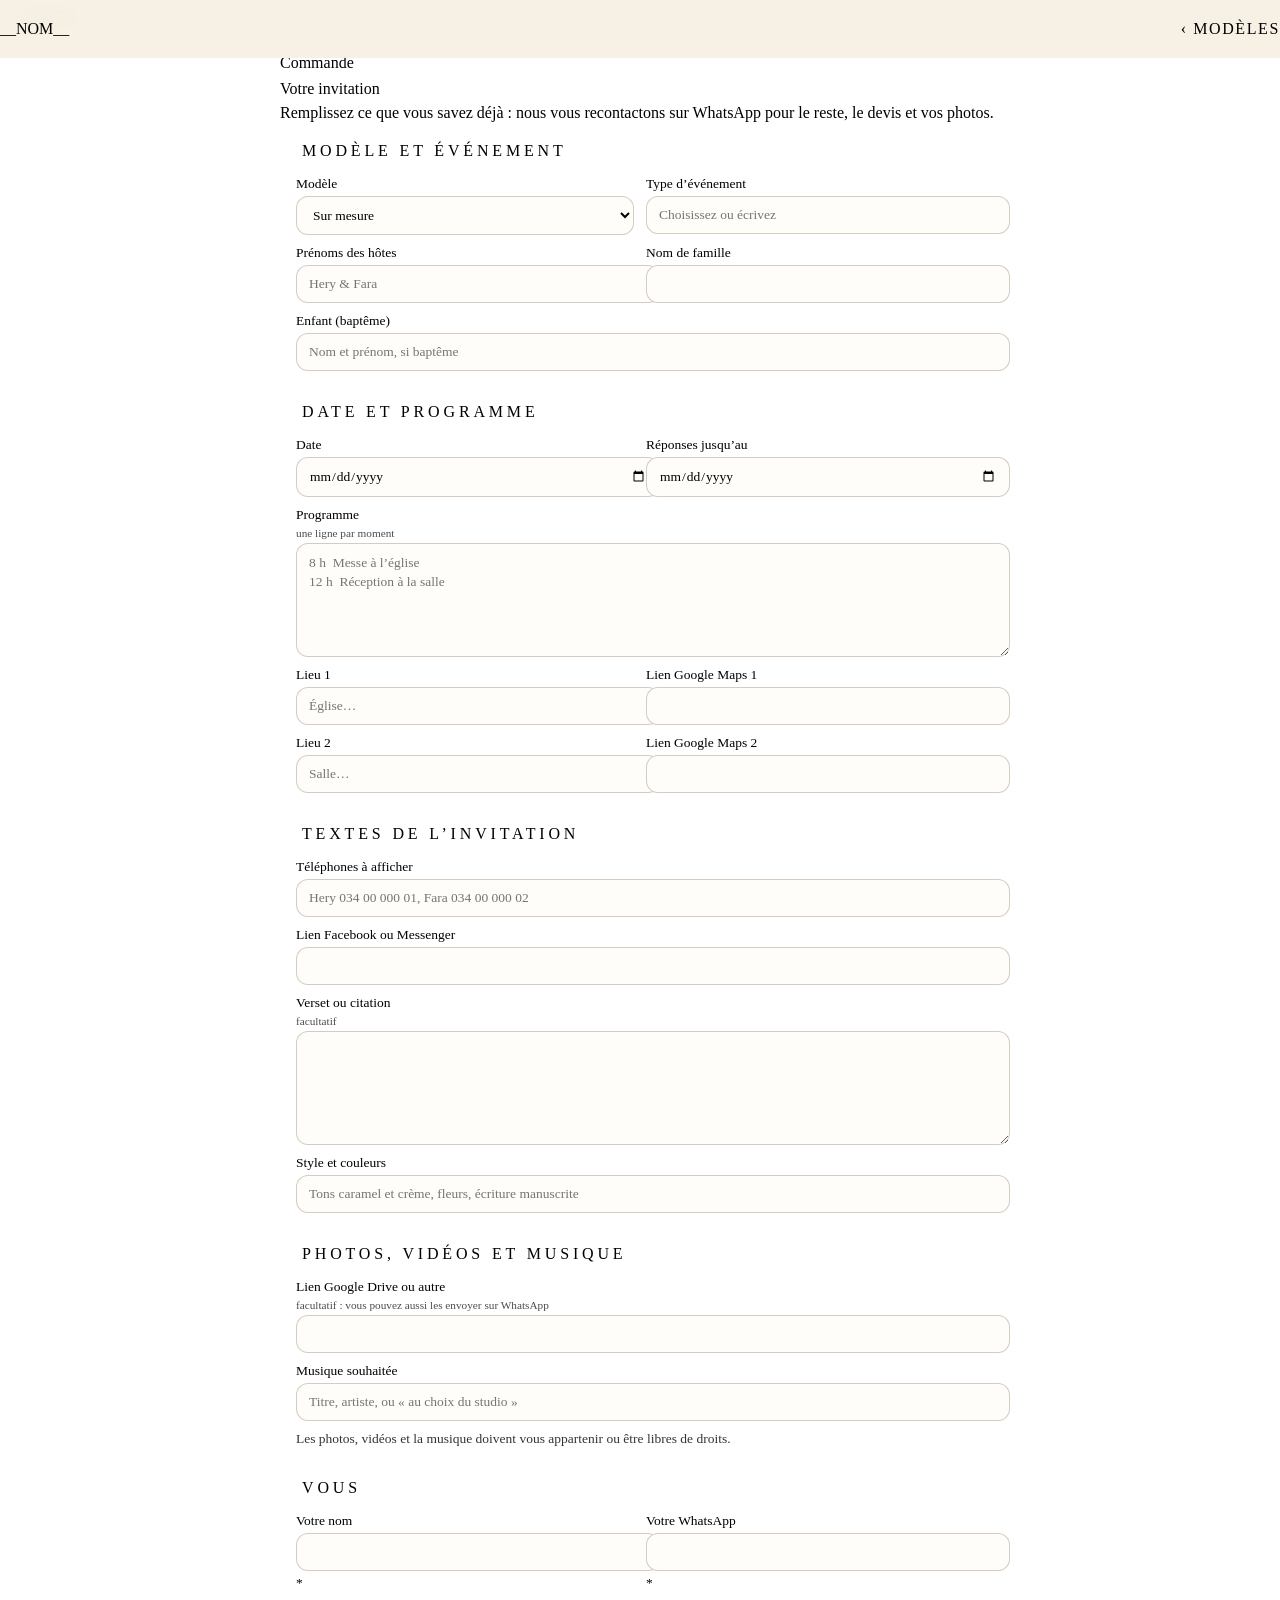
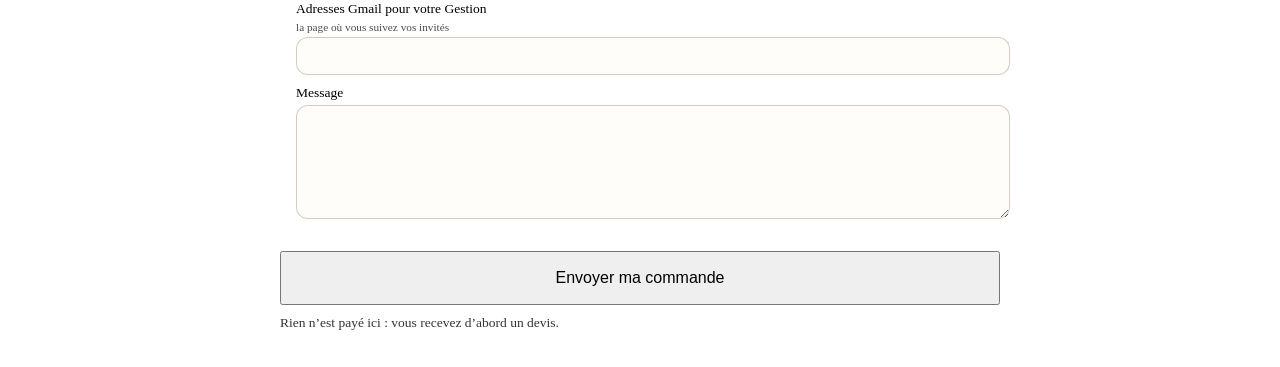
<file: outils/commande.html>
<!doctype html>
<html lang="fr"><head><meta charset="utf-8"><meta name="viewport" content="width=device-width,initial-scale=1,viewport-fit=cover">
<title>Commander · __NOM__</title>
<meta name="robots" content="noindex">
__FONTS__
<style>__BASE_CSS__
body{padding-top:calc(58px + env(safe-area-inset-top,0px));padding-bottom:40px}
.topbar{position:fixed;left:0;right:0;top:0;z-index:20;background:rgba(247,240,228,.94);-webkit-backdrop-filter:blur(10px);backdrop-filter:blur(10px);border-bottom:1px solid var(--line);padding-top:env(safe-area-inset-top,0px)}
.topbar .wrap{display:flex;justify-content:space-between;align-items:center;gap:12px;height:58px}
.brand{font:400 30px/1 var(--script);color:var(--brown);text-decoration:none;white-space:nowrap}
.topbar a.back{font:500 12.5px var(--sans);letter-spacing:.1em;text-transform:uppercase;color:var(--brown);text-decoration:none}
main{max-width:720px;margin:0 auto;padding:28px 16px}
h1{font:400 clamp(44px,11vw,64px)/1 var(--script);color:var(--brown);margin:8px 0 6px}
.lead{font:italic 20px/1.4 var(--serif);margin:0 0 20px}
fieldset{border:1px solid var(--line);border-radius:18px;background:var(--card);padding:16px;margin:0 0 16px;display:grid;grid-template-columns:1fr 1fr;gap:10px 12px}
legend{font:500 12px var(--sans);letter-spacing:.24em;text-transform:uppercase;color:var(--caramel);padding:0 6px}
label{display:flex;flex-direction:column;gap:4px;font-size:13.5px;font-weight:500;min-width:0}
label.w{grid-column:1/-1}
label small{font-weight:400;opacity:.7}
input,select,textarea{font:16px var(--sans);padding:10px 12px;border:1.5px solid rgba(107,74,47,.28);border-radius:12px;background:#fffdf9;color:var(--espresso);width:100%;min-width:0}
textarea{min-height:92px;resize:vertical;line-height:1.4}
input:focus,select:focus,textarea:focus{outline:2px solid var(--caramel);outline-offset:1px}
.req::after{content:" *";color:var(--no)}
.send{display:flex;flex-direction:column;gap:10px;align-items:stretch}
.send .btn{padding:16px;font-size:16px}
.note{font-size:13.5px;opacity:.8;margin:0}
#done{background:var(--card);border:1px solid var(--line);border-radius:18px;padding:22px;text-align:center}
#done h2{font:400 44px/1 var(--script);color:var(--brown);margin:0 0 8px}
#err{color:var(--no);font-size:14px;margin:0}
@media (max-width:520px){fieldset{grid-template-columns:1fr}}
</style></head><body>
<div class="topbar"><div class="wrap"><a class="brand" href="../index.html">__NOM__</a><a class="back" href="../index.html#modeles">‹ Modèles</a></div></div>
<main>
  <div class="kicker">Commande</div>
  <h1>Votre invitation</h1>
  <p class="lead">Remplissez ce que vous savez déjà : nous vous recontactons sur WhatsApp pour le reste, le devis et vos photos.</p>
  <form id="f" novalidate>
    <fieldset><legend>Modèle et événement</legend>
      <label>Modèle<select id="modele">__OPTIONS__<option value="sur-mesure">Sur mesure</option></select></label>
      <label>Type d’événement<input id="type" maxlength="80" list="types" placeholder="Choisissez ou écrivez"><datalist id="types">__TYPES__</datalist></label>
      <label>Prénoms des hôtes<input id="hotes" maxlength="80" placeholder="Hery & Fara"></label>
      <label>Nom de famille<input id="nom_famille" maxlength="80"></label>
      <label class="w">Enfant (baptême)<input id="enfant" maxlength="80" placeholder="Nom et prénom, si baptême"></label>
    </fieldset>
    <fieldset><legend>Date et programme</legend>
      <label>Date<input id="date" type="date"></label>
      <label>Réponses jusqu’au<input id="date_limite" type="date"></label>
      <label class="w">Programme <small>une ligne par moment</small><textarea id="programme" maxlength="1500" placeholder="8 h  Messe à l’église&#10;12 h  Réception à la salle"></textarea></label>
      <label>Lieu 1<input id="lieu1" maxlength="120" placeholder="Église…"></label>
      <label>Lien Google Maps 1<input id="maps1" maxlength="400" inputmode="url"></label>
      <label>Lieu 2<input id="lieu2" maxlength="120" placeholder="Salle…"></label>
      <label>Lien Google Maps 2<input id="maps2" maxlength="400" inputmode="url"></label>
    </fieldset>
    <fieldset><legend>Textes de l’invitation</legend>
      <label class="w">Téléphones à afficher<input id="telephones" maxlength="200" placeholder="Hery 034 00 000 01, Fara 034 00 000 02"></label>
      <label class="w">Lien Facebook ou Messenger<input id="facebook" maxlength="300" inputmode="url"></label>
      <label class="w">Verset ou citation <small>facultatif</small><textarea id="verset" maxlength="600"></textarea></label>
      <label class="w">Style et couleurs<input id="style" maxlength="300" placeholder="Tons caramel et crème, fleurs, écriture manuscrite"></label>
    </fieldset>
    <fieldset><legend>Photos, vidéos et musique</legend>
      <label class="w">Lien Google Drive ou autre <small>facultatif : vous pouvez aussi les envoyer sur WhatsApp</small><input id="medias" maxlength="400" inputmode="url"></label>
      <label class="w">Musique souhaitée<input id="musique" maxlength="200" placeholder="Titre, artiste, ou « au choix du studio »"></label>
      <p class="note" style="grid-column:1/-1">Les photos, vidéos et la musique doivent vous appartenir ou être libres de droits.</p>
    </fieldset>
    <fieldset><legend>Vous</legend>
      <label class="req">Votre nom<input id="contact_nom" maxlength="80" autocomplete="name"></label>
      <label class="req">Votre WhatsApp<input id="contact_tel" maxlength="30" inputmode="tel" autocomplete="tel"></label>
      <label class="w">Adresses Gmail pour votre Gestion <small>la page où vous suivez vos invités</small><input id="gmails" maxlength="200" inputmode="email"></label>
      <label class="w">Message<textarea id="message" maxlength="1500"></textarea></label>
    </fieldset>
    <div class="send"><p id="err" hidden></p><button class="btn" type="submit" id="go">Envoyer ma commande</button>
      <p class="note">Rien n’est payé ici : vous recevez d’abord un devis.</p></div>
  </form>
  <div id="done" hidden><h2>Merci !</h2><p>Votre commande est bien reçue. Nous vous écrivons sur WhatsApp très vite.</p>
    <p class="note" style="margin-bottom:14px">Pour aller plus vite, envoyez-nous aussi le résumé et vos photos sur WhatsApp.</p>
    <a class="btn wa" id="waGo" target="_blank" rel="noopener" href="#">Envoyer le résumé sur WhatsApp</a></div>
</main>
<script type="module">
const FB = __FB__, WA = '__WA__';
const $ = s => document.querySelector(s);
const F = ['modele','type','hotes','nom_famille','enfant','date','date_limite','programme','lieu1','maps1','lieu2','maps2','telephones','facebook','verset','style','medias','musique','contact_nom','contact_tel','gmails','message'];
const m = new URLSearchParams(location.search).get('modele'); if (m && [...$('#modele').options].some(o => o.value === m)) $('#modele').value = m;
const LAB = { modele:'Modèle', type:'Événement', hotes:'Hôtes', nom_famille:'Nom de famille', enfant:'Enfant', date:'Date', date_limite:'Réponses jusqu’au', programme:'Programme', lieu1:'Lieu 1', maps1:'Maps 1', lieu2:'Lieu 2', maps2:'Maps 2', telephones:'Téléphones', facebook:'Facebook', verset:'Verset', style:'Style', medias:'Photos/vidéos', musique:'Musique', contact_nom:'Nom', contact_tel:'WhatsApp', gmails:'Gmail', message:'Message' };
const summary = d => 'Bonjour ! Voici ma commande d’invitation :\n' + F.filter(k => d[k]).map(k => `${LAB[k]} : ${d[k]}`).join('\n');
let save = null;
if (FB) {
  try {
    const { initializeApp } = await import('https://www.gstatic.com/firebasejs/10.12.2/firebase-app.js');
    const { getFirestore, collection, addDoc } = await import('https://www.gstatic.com/firebasejs/10.12.2/firebase-firestore.js');
    const fs = getFirestore(initializeApp(FB));
    save = d => addDoc(collection(fs, 'commandes'), d);
  } catch (e) { save = null; }
}
$('#f').addEventListener('submit', async e => {
  e.preventDefault();
  const d = {}; F.forEach(k => { const v = $('#' + k).value.trim(); if (v) d[k] = v; });
  const err = t => { $('#err').hidden = false; $('#err').textContent = t; };
  if (!d.contact_nom || !d.contact_tel || d.contact_tel.replace(/\D/g, '').length < 9) return err('Indiquez votre nom et un numéro WhatsApp complet pour que nous puissions vous répondre.');
  $('#err').hidden = true; $('#go').disabled = true; $('#go').textContent = 'Envoi…';
  const wa = WA ? `https://wa.me/${WA}?text=` + encodeURIComponent(summary(d)) : '';
  try {
    if (!save) throw new Error('hors ligne');
    await save({ ...d, statut: 'Nouvelle', cree: Date.now() });
    $('#f').hidden = true; $('#done').hidden = false; $('#waGo').href = wa; $('#waGo').hidden = !wa;
    scrollTo(0, 0);
  } catch (x) {
    $('#go').disabled = false; $('#go').textContent = 'Envoyer ma commande';
    if (wa) { err('L’enregistrement n’a pas fonctionné. Envoyez plutôt votre commande sur WhatsApp : le résumé est déjà écrit.'); $('#err').insertAdjacentHTML('beforeend', ` <a href="${wa}" target="_blank" rel="noopener">Ouvrir WhatsApp</a>`); }
    else err('L’envoi a échoué. Vérifiez votre connexion et réessayez.');
  }
});
</script>
</body></html>
</file>
